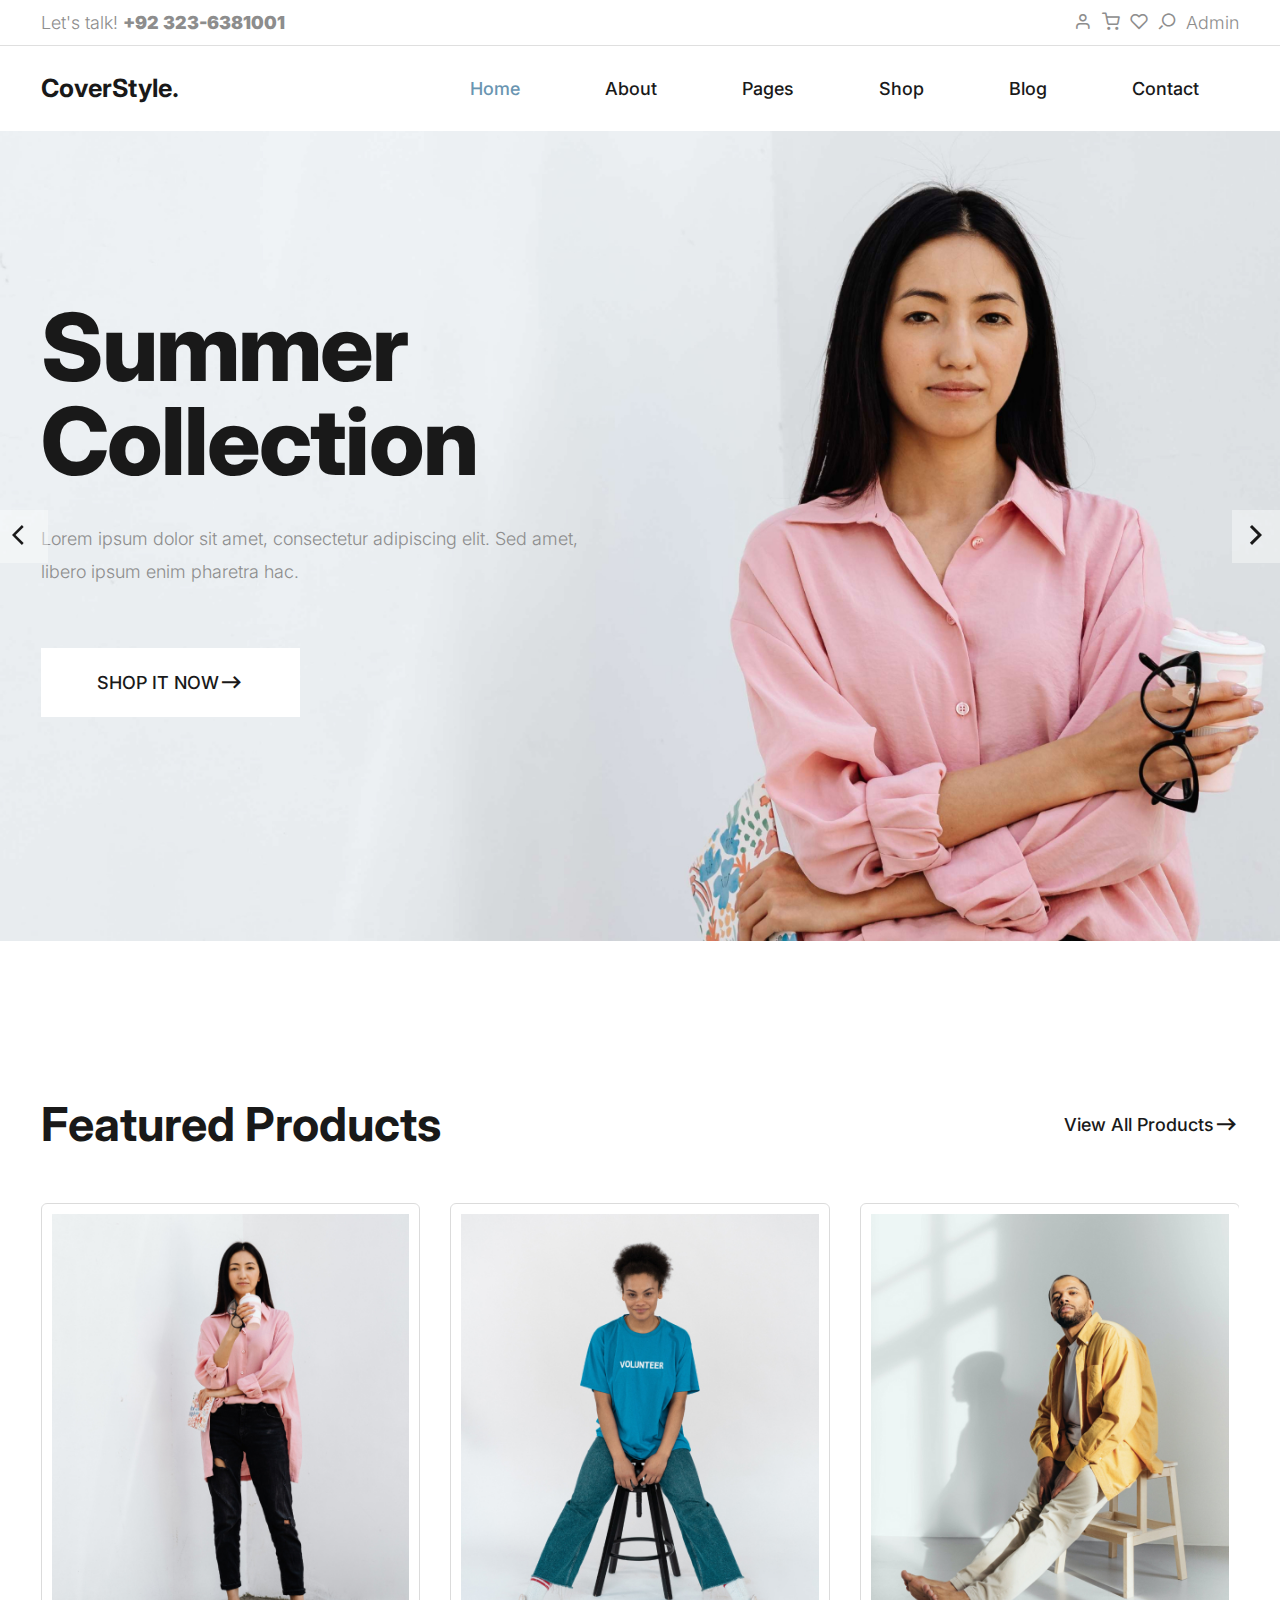
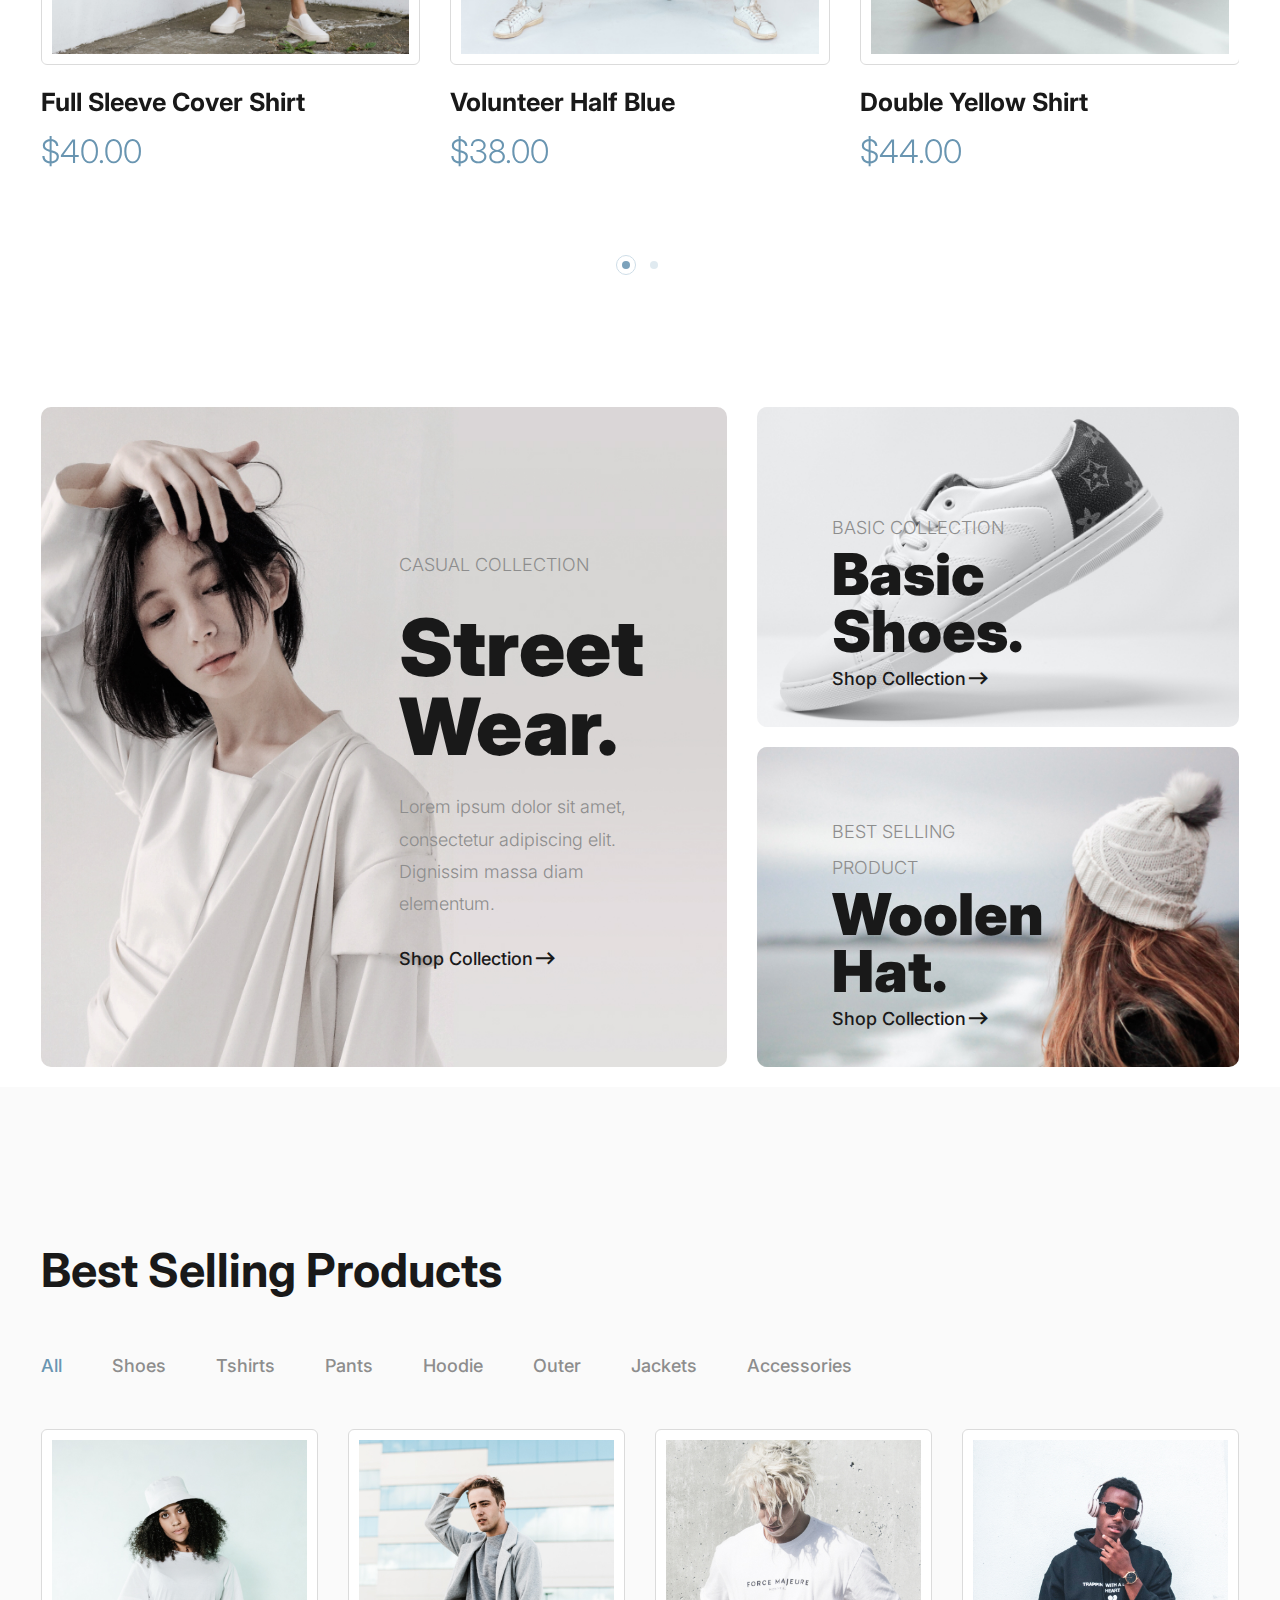
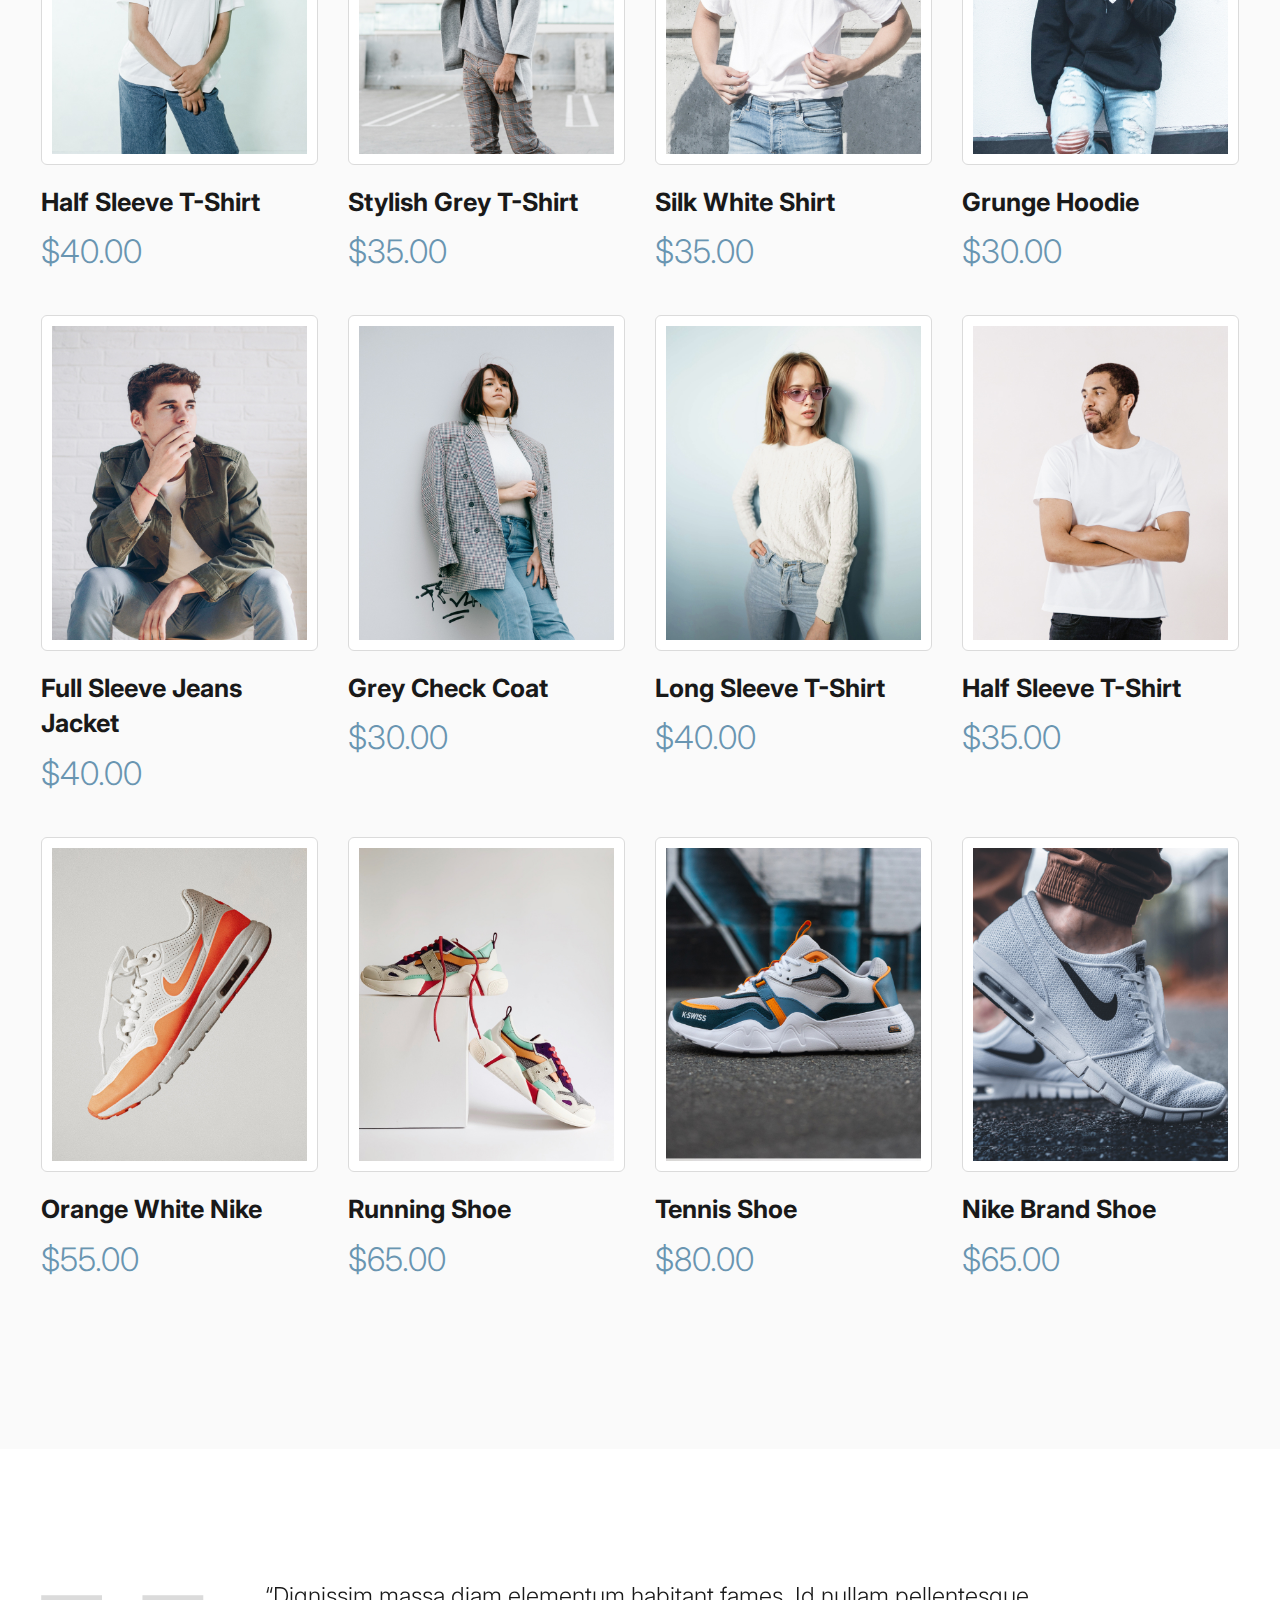
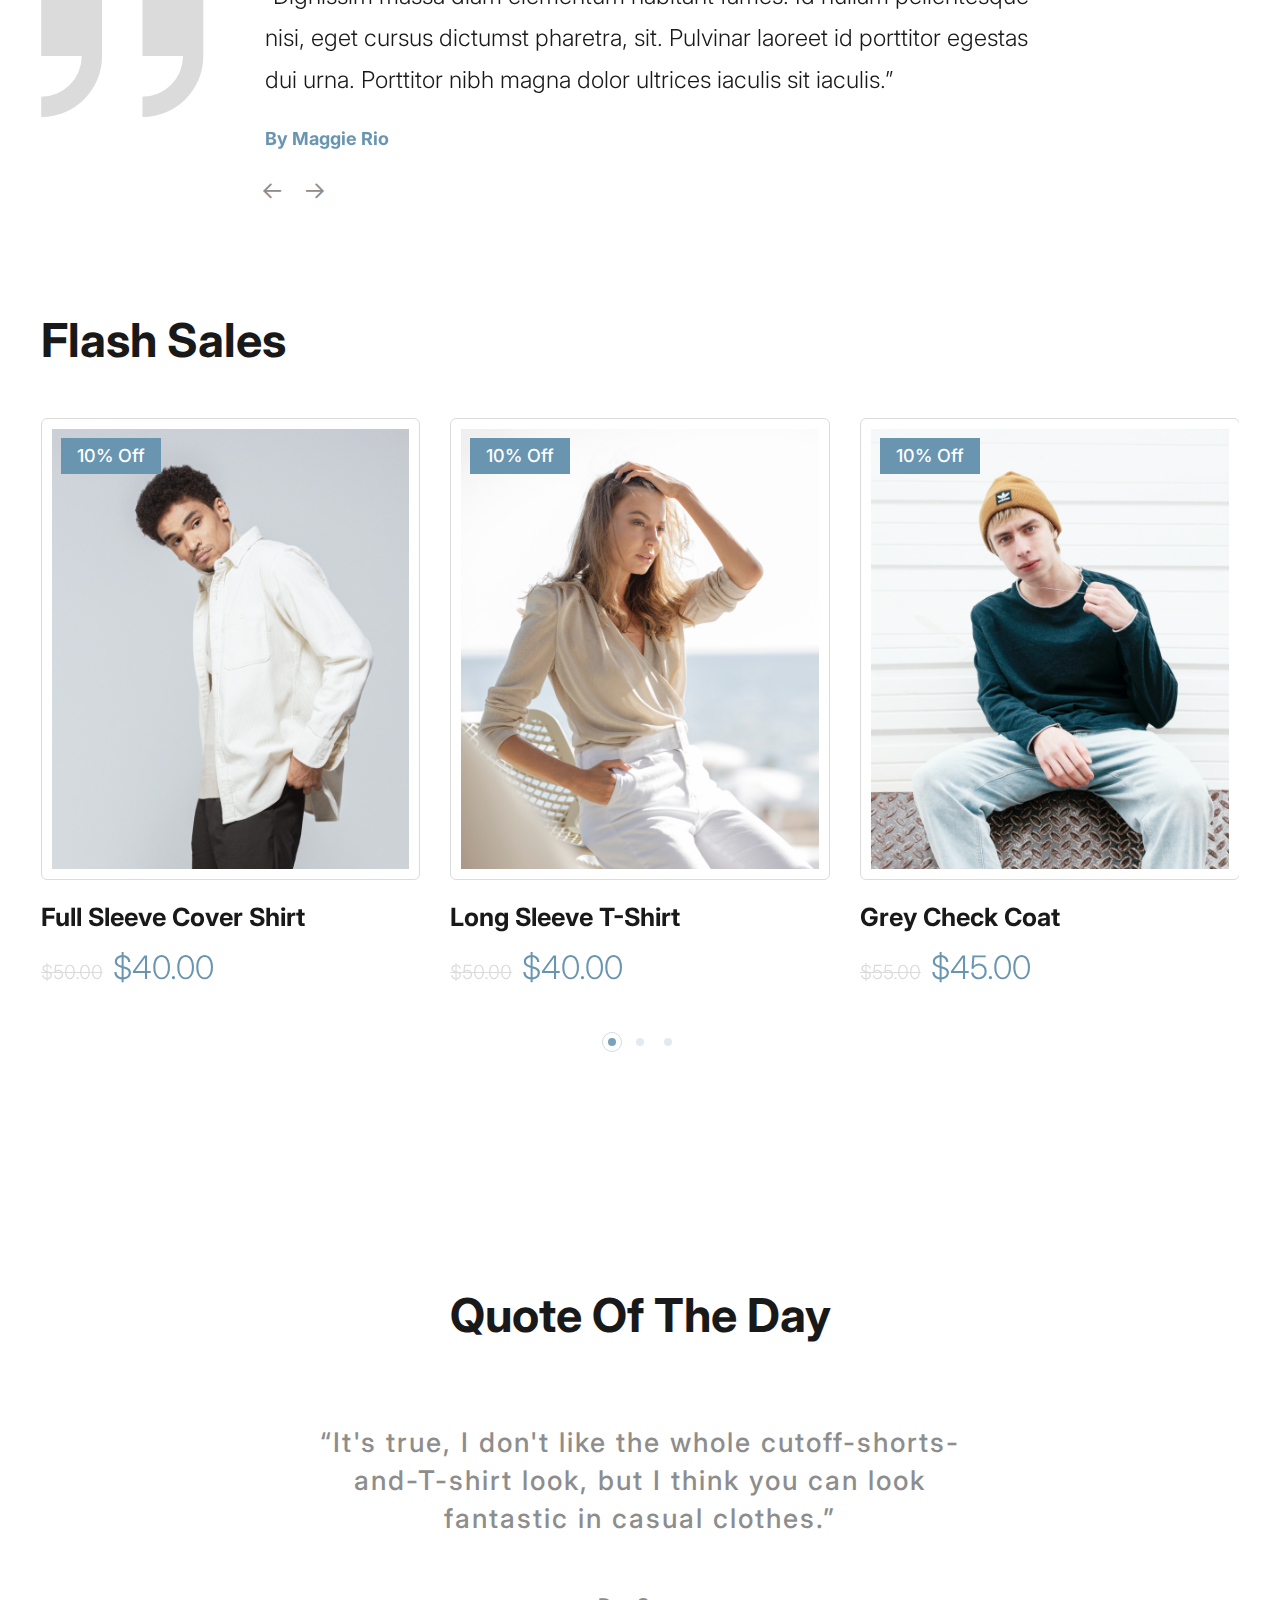
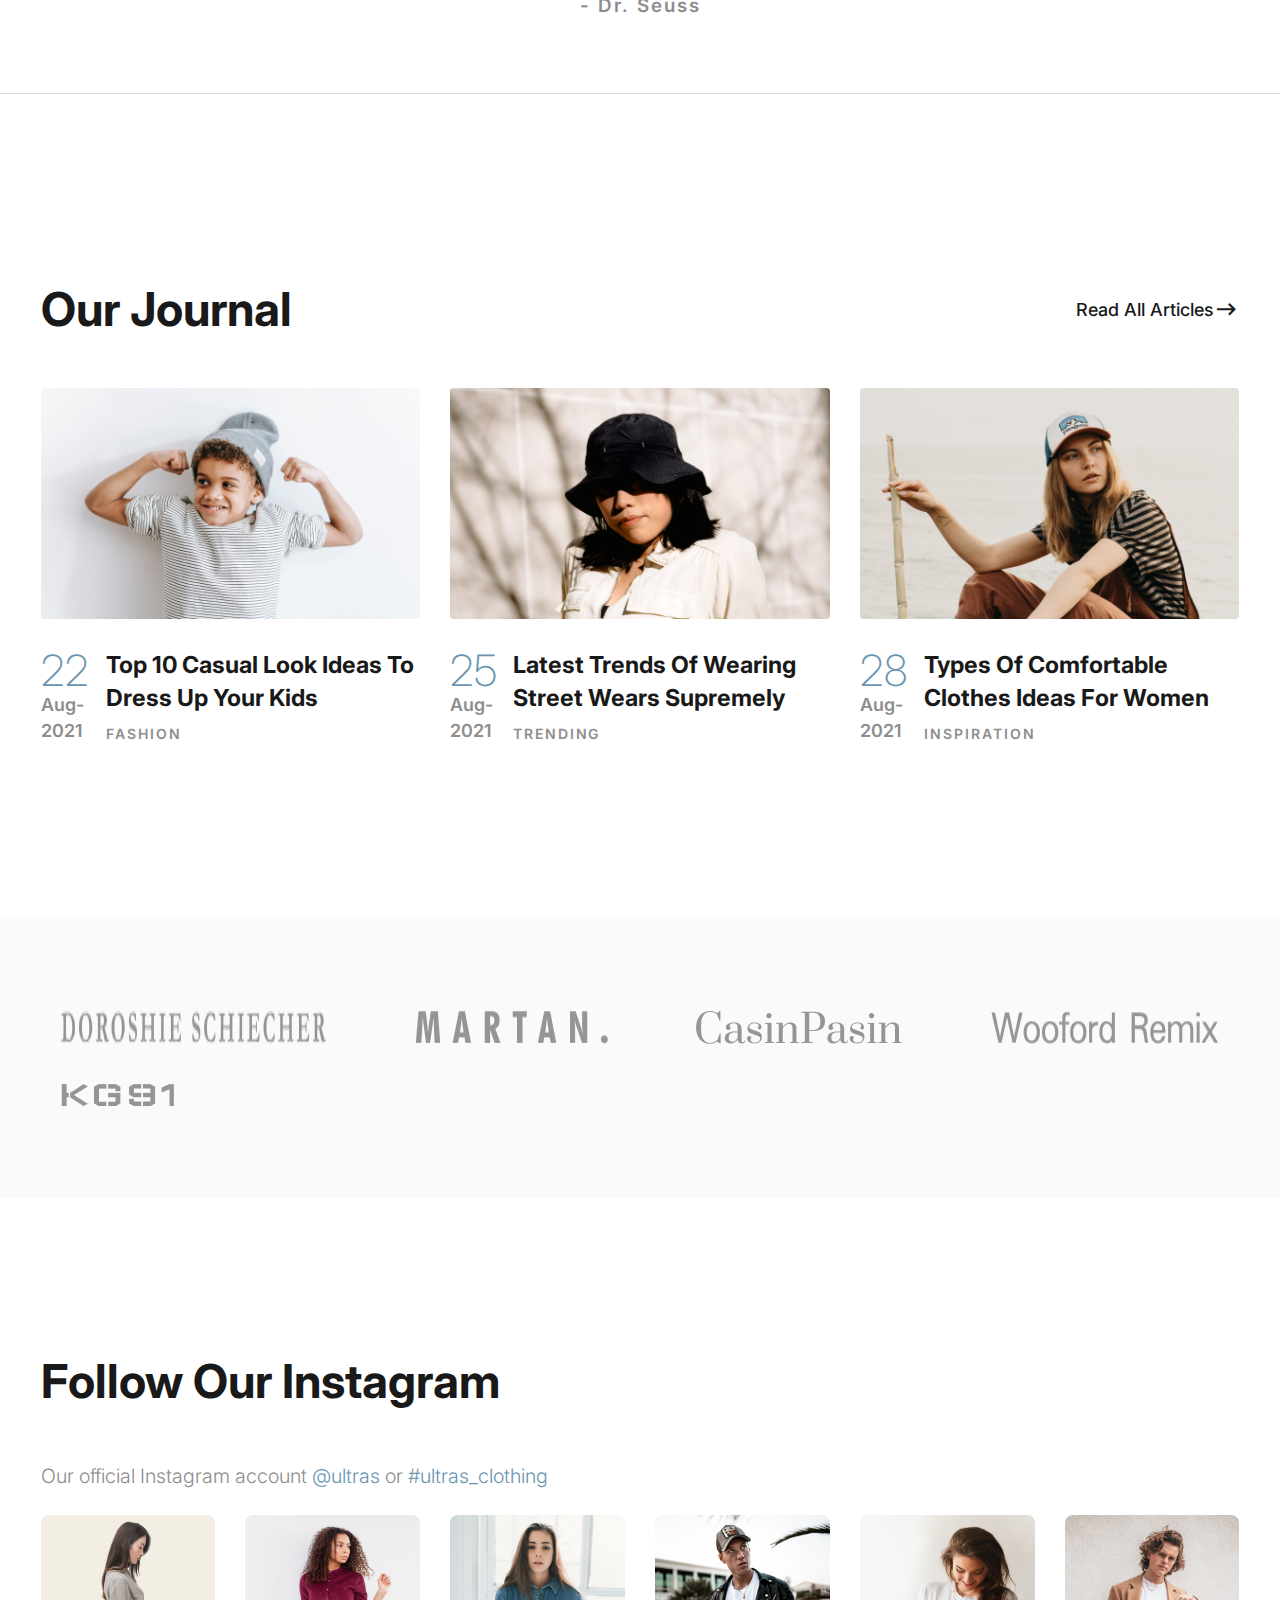
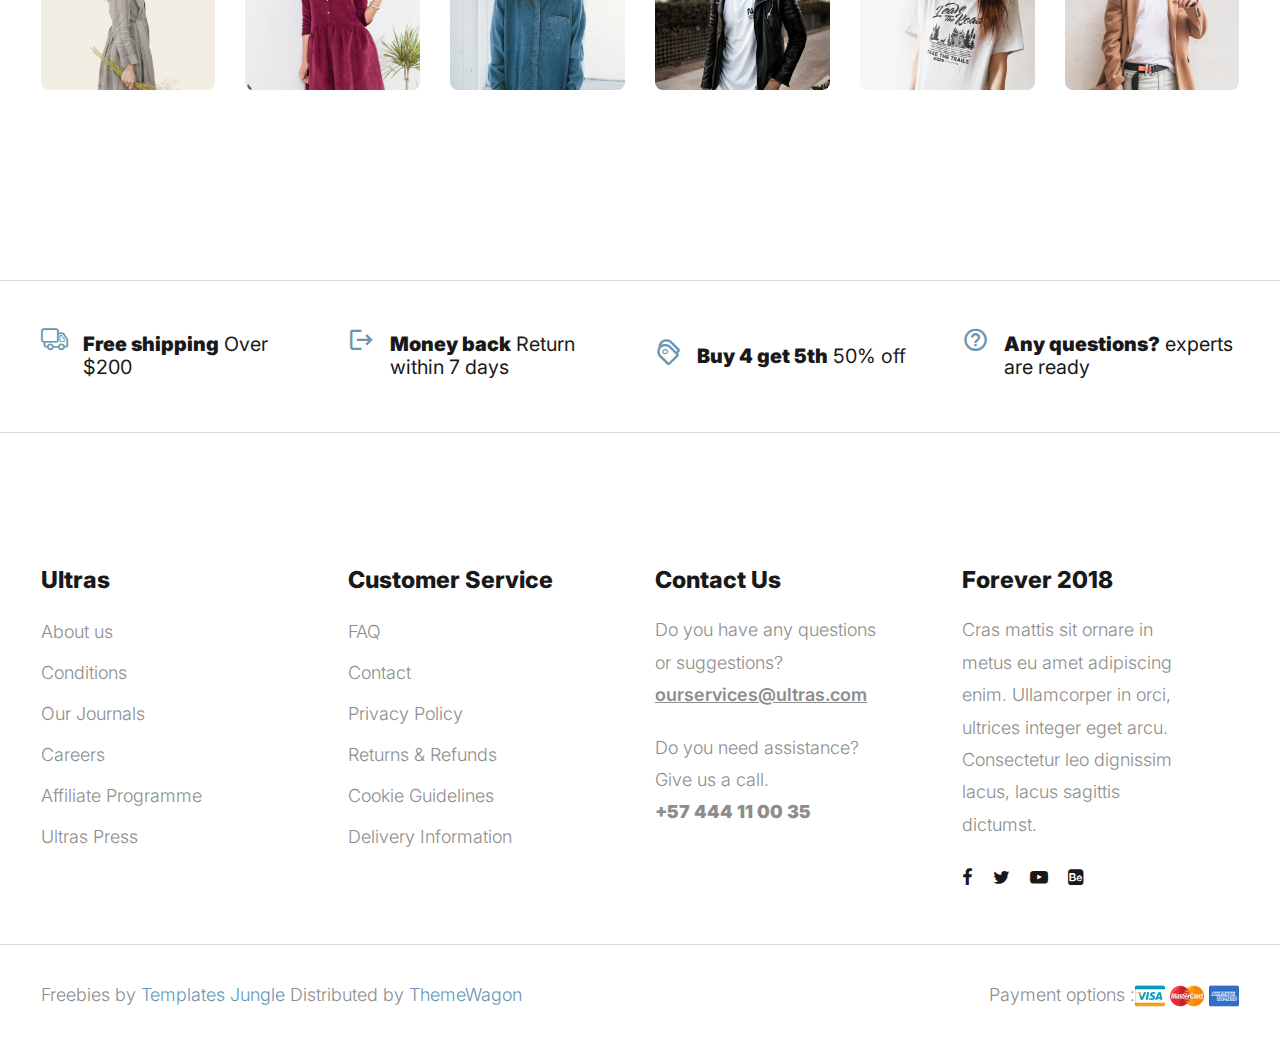
<file: index.html>
<!DOCTYPE html>
<html lang="en">
  <head>
    <title>CoverStyle</title>
    <meta charset="utf-8">
    <meta http-equiv="X-UA-Compatible" content="IE=edge">
    <meta name="viewport" content="width=device-width, initial-scale=1.0">
    <meta name="format-detection" content="telephone=no">
    <meta name="apple-mobile-web-app-capable" content="yes">
    <meta name="author" content="">
    <meta name="keywords" content="">
    <meta name="description" content="">
    <link rel="stylesheet" type="text/css" href="css/normalize.css">
    <link rel="stylesheet" type="text/css" href="icomoon/icomoon.css">
    <link rel="stylesheet" type="text/css" media="all" href="https://maxcdn.bootstrapcdn.com/font-awesome/4.7.0/css/font-awesome.min.css">
    <link rel="stylesheet" type="text/css" href="css/vendor.css">
    <link rel="stylesheet" type="text/css" href="style.css">
    <link rel="preconnect" href="https://fonts.googleapis.com">
    <link rel="preconnect" href="https://fonts.gstatic.com" crossorigin>
    <link href="https://fonts.googleapis.com/css2?family=Inter:wght@100;200;300;400;500;600;700;800;900&display=swap" rel="stylesheet">
    <!-- script
    ================================================== -->
    <script src="js/modernizr.js"></script>
  </head>
  <body>

    <div class="preloader-wrapper">
      <div class="preloader">
      </div>
    </div>

    <div class="search-popup">
      <div class="search-popup-container">

        <form role="search" method="get" class="search-form" action="">
          <input type="search" id="search-form" class="search-field" placeholder="Type and press enter" value="" name="s" />
          <button type="submit" class="search-submit"><a href="#"><i class="icon icon-search"></i></a></button>
        </form>

        <h5 class="cat-list-title">Browse Categories</h5>
        
        <ul class="cat-list">
          <li class="cat-list-item">
            <a href="shop.html" title="Men Jackets">Men Jackets</a>
          </li>
          <li class="cat-list-item">
            <a href="shop.html" title="Fashion">Fashion</a>
          </li>
          <li class="cat-list-item">
            <a href="shop.html" title="Casual Wears">Casual Wears</a>
          </li>
          <li class="cat-list-item">
            <a href="shop.html" title="Women">Women</a>
          </li>
          <li class="cat-list-item">
            <a href="shop.html" title="Trending">Trending</a>
          </li>
          <li class="cat-list-item">
            <a href="shop.html" title="Hoodie">Hoodie</a>
          </li>
          <li class="cat-list-item">
            <a href="shop.html" title="Kids">Kids</a>
          </li>
        </ul>
      </div>
    </div>
    <header id="header">
      <div id="header-wrap">
        <nav class="secondary-nav border-bottom">
          <div class="container">
            <div class="row d-flex align-items-center">
              <div class="col-md-4 header-contact">
                <p>Let's talk! <b>+92 323-6381001</b>
                </p>
              </div>
              <div class="col-md-4 shipping-purchase text-center">
                <p></p>
              </div>
              <div class="col-md-4 col-sm-12 user-items">
                <ul class="d-flex justify-content-end list-unstyled">
                  <li>
                    <a href="signin.php">
                      <i class="icon icon-user"></i>
                    </a>
                  </li>
                  <li>
                    <a href="cart.html">
                      <i class="icon icon-shopping-cart"></i>
                    </a>
                  </li>
                  <li>
                    <a href="wishlist.html">
                      <i class="icon icon-heart"></i>
                    </a>
                  </li>
                  <li class="user-items search-item pe-3">
                    <a href="#" class="search-button">
                      <i class="icon icon-search"></i>
                    </a>
                  </li>
                  <li>
                    <a href="./admin/signin.php">Admin</a>
                  </li>
                </ul>
              </div>
            </div>
          </div>
        </nav>
        <nav class="primary-nav p-100">
          <div class="container">
            <div class="row d-flex align-items-center">
              <div class="col-lg-2 col-md-2">
                <div class="main-logo">
                  <a href="index.html">
                   <h3>CoverStyle.</h3>
                                    </a>
                </div>
              </div>
              <div class="col-lg-10 col-md-10">
                <div class="navbar">

                  <div id="main-nav" class="stellarnav d-flex justify-content-end right">
                    <ul class="menu-list">

                      <li class="menu-item ">
                        <a href="index.html" class="item-anchor active d-flex align-item-center" data-effect="Home">Home</a>
                       
                      </li>

                      <li><a href="about.html" class="item-anchor" data-effect="About">About</a></li>

               

                      <li class="menu-item ">
                        <a href="#" class="item-anchor d-flex align-item-center" data-effect="Pages">Pages</a>
                        
                      </li>

                      <li><a href="shop.html" class="item-anchor" data-effect="About">Shop</a></li>

                      <li class="menu-item">
                        <a href="blog.html" class="item-anchor d-flex align-item-center" data-effect="Blog">Blog</a>
                        
                      </li>

                      <li><a href="contact.php" class="item-anchor" data-effect="Contact">Contact</a></li>

                    </ul>
                  </div>

                </div>
              </div>
            </div>
          </div>
        </nav>
      </div>
    </header>

    <section id="billboard" class="overflow-hidden">

      <button class="button-prev">
        <i class="icon icon-chevron-left"></i>
      </button>
      <button class="button-next">
        <i class="icon icon-chevron-right"></i>
      </button>
      <div class="swiper main-swiper">
        <div class="swiper-wrapper">
          <div class="swiper-slide" style="background-image: url('images/banner1.jpg');background-repeat: no-repeat;background-size: cover;background-position: center;">
            <div class="banner-content">
              <div class="container">
                <div class="row">
                  <div class="col-md-6">
                    <h2 class="banner-title">Summer Collection</h2>
                    <p>Lorem ipsum dolor sit amet, consectetur adipiscing elit. Sed amet, libero ipsum enim pharetra hac.</p>
                    <div class="btn-wrap">
                      <a href="shop.html" class="btn btn-light btn-medium d-flex align-items-center" tabindex="0">Shop it now <i class="icon icon-arrow-io"></i>
                      </a>
                    </div>
                  </div>
                </div>
              </div>
            </div>
          </div>
          <div class="swiper-slide" style="background-image: url('images/pexels-jmendezrf-1536619.jpg');background-repeat: no-repeat;background-size: cover;background-position: center;">
            <div class="banner-content">
              <div class="container">
                <div class="row">
                  <div class="col-md-6">
                    <h2 class="banner-title">Casual Collection</h2>
                    <p>Lorem ipsum dolor sit amet, consectetur adipiscing elit. </p>
                    <div class="btn-wrap">
                      <a href="shop.html" class="btn btn-light btn-light-arrow btn-medium d-flex align-items-center" tabindex="0">Shop it now <i class="icon icon-arrow-io"></i>
                      </a>
                    </div>
                  </div>
                </div>
              </div>
            </div>
          </div>
        </div>
      </div>
    </section>

    <section id="featured-products" class="product-store padding-large">
      <div class="container">
        <div class="section-header d-flex flex-wrap align-items-center justify-content-between">
          <h2 class="section-title">Featured Products</h2>            
          <div class="btn-wrap">
            <a href="shop.html" class="d-flex align-items-center">View all products <i class="icon icon icon-arrow-io"></i></a>
          </div>            
        </div>
        <div class="swiper product-swiper overflow-hidden">
          <div class="swiper-wrapper">
            <div class="swiper-slide">
              <div class="product-item">
                <div class="image-holder">
                  <img src="images/product-item1.jpg" alt="Books" class="product-image">
                </div>
                <div class="cart-concern">
                  <div class="cart-button d-flex justify-content-between align-items-center">
                    <button type="button" class="btn-wrap cart-link d-flex align-items-center">add to cart <i class="icon icon-arrow-io"></i>
                    </button>
                    <button type="button" class="view-btn tooltip
                        d-flex">
                      <i class="icon icon-screen-full"></i>
                      <span class="tooltip-text">Quick view</span>
                    </button>
                    <button type="button" class="wishlist-btn">
                      <i class="icon icon-heart"></i>
                    </button>
                  </div>
                </div>
                <div class="product-detail">
                  <h3 class="product-title">
                    <a href="single-product.html">Full sleeve cover shirt</a>
                  </h3>
                  <span class="item-price text-primary">$40.00</span>
                </div>
              </div>
            </div>
            <div class="swiper-slide">
              <div class="product-item">
                <div class="image-holder">
                  <img src="images/product-item2.jpg" alt="Books" class="product-image">
                </div>
                <div class="cart-concern">
                  <div class="cart-button d-flex justify-content-between align-items-center">
                    <button type="button" class="btn-wrap cart-link d-flex align-items-center">add to cart <i class="icon icon-arrow-io"></i>
                    </button>
                    <button type="button" class="view-btn tooltip
                        d-flex">
                      <i class="icon icon-screen-full"></i>
                      <span class="tooltip-text">Quick view</span>
                    </button>
                    <button type="button" class="wishlist-btn">
                      <i class="icon icon-heart"></i>
                    </button>
                  </div>
                </div>
                <div class="product-detail">
                  <h3 class="product-title">
                    <a href="single-product.html">Volunteer Half blue</a>
                  </h3>
                  <span class="item-price text-primary">$38.00</span>
                </div>
              </div>
            </div>
            <div class="swiper-slide">
              <div class="product-item">
                <div class="image-holder">
                  <img src="images/product-item3.jpg" alt="Books" class="product-image">
                </div>
                <div class="cart-concern">
                  <div class="cart-button d-flex justify-content-between align-items-center">
                    <button type="button" class="btn-wrap cart-link d-flex align-items-center">add to cart <i class="icon icon-arrow-io"></i>
                    </button>
                    <button type="button" class="view-btn tooltip
                        d-flex">
                      <i class="icon icon-screen-full"></i>
                      <span class="tooltip-text">Quick view</span>
                    </button>
                    <button type="button" class="wishlist-btn">
                      <i class="icon icon-heart"></i>
                    </button>
                  </div>
                </div>
                <div class="product-detail">
                  <h3 class="product-title">
                    <a href="single-product.html">Double yellow shirt</a>
                  </h3>
                  <span class="item-price text-primary">$44.00</span>
                </div>
              </div>
            </div>
            <div class="swiper-slide">
              <div class="product-item">
                <div class="image-holder">
                  <img src="images/product-item4.jpg" alt="Books" class="product-image">
                </div>
                <div class="cart-concern">
                  <div class="cart-button d-flex justify-content-between align-items-center">
                    <button type="button" class="btn-wrap cart-link d-flex align-items-center">add to cart <i class="icon icon-arrow-io"></i>
                    </button>
                    <button type="button" class="view-btn tooltip
                        d-flex">
                      <i class="icon icon-screen-full"></i>
                      <span class="tooltip-text">Quick view</span>
                    </button>
                    <button type="button" class="wishlist-btn">
                      <i class="icon icon-heart"></i>
                    </button>
                  </div>
                </div>
                <div class="product-detail">
                  <h3 class="product-title">
                    <a href="single-product.html">Long belly grey pant</a>
                  </h3>
                  <span class="item-price text-primary">$33.00</span>
                </div>
              </div>
            </div>
          </div>
        </div>
        <div class="swiper-pagination"></div>
      </div>
    </section>

    <section id="latest-collection">
      <div class="container">
        <div class="product-collection row">
          <div class="col-lg-7 col-md-12 left-content">
            <div class="collection-item">
              <div class="products-thumb">
                <img src="images/collection-item1.jpg" alt="collection item" class="large-image image-rounded">
              </div>
              <div class="col-lg-6 col-md-6 col-sm-6 product-entry">
                <div class="categories">casual collection</div>
                <h3 class="item-title">street wear.</h3>
                <p>Lorem ipsum dolor sit amet, consectetur adipiscing elit. Dignissim massa diam elementum.</p>
                <div class="btn-wrap">
                  <a href="shop.html" class="d-flex align-items-center">shop collection <i class="icon icon-arrow-io"></i>
                  </a>
                </div>
              </div>
            </div>
          </div>
          <div class="col-lg-5 col-md-12 right-content flex-wrap">
            <div class="collection-item top-item">
              <div class="products-thumb">
                <img src="images/collection-item2.jpg" alt="collection item" class="small-image image-rounded">
              </div>
              <div class="col-md-6 product-entry">
                <div class="categories">Basic Collection</div>
                <h3 class="item-title">Basic shoes.</h3>
                <div class="btn-wrap">
                  <a href="shop.html" class="d-flex align-items-center">shop collection <i class="icon icon-arrow-io"></i>
                  </a>
                </div>
              </div>
            </div>
            <div class="collection-item bottom-item">
              <div class="products-thumb">
                <img src="images/collection-item3.jpg" alt="collection item" class="small-image image-rounded">
              </div>
              <div class="col-md-6 product-entry">
                <div class="categories">Best Selling Product</div>
                <h3 class="item-title">woolen hat.</h3>
                <div class="btn-wrap">
                  <a href="shop.html" class="d-flex align-items-center">shop collection <i class="icon icon-arrow-io"></i>
                  </a>
                </div>
              </div>
            </div>
          </div>
        </div>
      </div>
    </section>



    

    
    <section id="selling-products" class="product-store bg-light-grey padding-large">
      <div class="container">
        <div class="section-header">
          <h2 class="section-title">Best selling products</h2>
        </div>
        <ul class="tabs list-unstyled">
          <li data-tab-target="#all" class="active tab">All</li>
          <li data-tab-target="#shoes" class="tab">Shoes</li>
          <li data-tab-target="#tshirts" class="tab">Tshirts</li>
          <li data-tab-target="#pants" class="tab">Pants</li>
          <li data-tab-target="#hoodie" class="tab">Hoodie</li>
          <li data-tab-target="#outer" class="tab">Outer</li>
          <li data-tab-target="#jackets" class="tab">Jackets</li>
          <li data-tab-target="#accessories" class="tab">Accessories</li>
        </ul>
        <div class="tab-content">
          <div id="all" data-tab-content class="active">
            <div class="row d-flex flex-wrap">
              <div class="product-item col-lg-3 col-md-6 col-sm-6">
                <div class="image-holder">
                  <img src="images/selling-products1.jpg" alt="Books" class="product-image">
                </div>
                <div class="cart-concern">
                  <div class="cart-button d-flex justify-content-between align-items-center">
                    <button type="button" class="btn-wrap cart-link d-flex align-items-center">add to cart <i class="icon icon-arrow-io"></i>
                    </button>
                    <button type="button" class="view-btn tooltip
                        d-flex">
                      <i class="icon icon-screen-full"></i>
                      <span class="tooltip-text">Quick view</span>
                    </button>
                    <button type="button" class="wishlist-btn">
                      <i class="icon icon-heart"></i>
                    </button>
                  </div>
                </div>
                <div class="product-detail">
                  <h3 class="product-title">
                    <a href="single-product.html">Half sleeve T-shirt</a>
                  </h3>
                  <div class="item-price text-primary">$40.00</div>
                </div>
              </div>
              <div class="product-item col-lg-3 col-md-6 col-sm-6">
                <div class="image-holder">
                  <img src="images/selling-products2.jpg" alt="Books" class="product-image">
                </div>
                <div class="cart-concern">
                  <div class="cart-button d-flex justify-content-between align-items-center">
                    <button type="button" class="btn-wrap cart-link d-flex align-items-center">add to cart <i class="icon icon-arrow-io"></i>
                    </button>
                    <button type="button" class="view-btn tooltip
                        d-flex">
                      <i class="icon icon-screen-full"></i>
                      <span class="tooltip-text">Quick view</span>
                    </button>
                    <button type="button" class="wishlist-btn">
                      <i class="icon icon-heart"></i>
                    </button>
                  </div>
                </div>
                <div class="product-detail">
                  <h3 class="product-title">
                    <a href="single-product.html">Stylish Grey T-shirt</a>
                  </h3>
                  <div class="item-price text-primary">$35.00</div>
                </div>
              </div>
              <div class="product-item col-lg-3 col-md-6 col-sm-6">
                <div class="image-holder">
                  <img src="images/selling-products3.jpg" alt="Books" class="product-image">
                </div>
                <div class="cart-concern">
                  <div class="cart-button d-flex justify-content-between align-items-center">
                    <button type="button" class="btn-wrap cart-link d-flex align-items-center">add to cart <i class="icon icon-arrow-io"></i>
                    </button>
                    <button type="button" class="view-btn tooltip
                        d-flex">
                      <i class="icon icon-screen-full"></i>
                      <span class="tooltip-text">Quick view</span>
                    </button>
                    <button type="button" class="wishlist-btn">
                      <i class="icon icon-heart"></i>
                    </button>
                  </div>
                </div>
                <div class="product-detail">
                  <h3 class="product-title">
                    <a href="single-product.html">Silk White Shirt</a>
                  </h3>
                  <div class="item-price text-primary">$35.00</div>
                </div>
              </div>
              <div class="product-item col-lg-3 col-md-6 col-sm-6">
                <div class="image-holder">
                  <img src="images/selling-products4.jpg" alt="Books" class="product-image">
                </div>
                <div class="cart-concern">
                  <div class="cart-button d-flex justify-content-between align-items-center">
                    <button type="button" class="btn-wrap cart-link d-flex align-items-center">add to cart <i class="icon icon-arrow-io"></i>
                    </button>
                    <button type="button" class="view-btn tooltip
                        d-flex">
                      <i class="icon icon-screen-full"></i>
                      <span class="tooltip-text">Quick view</span>
                    </button>
                    <button type="button" class="wishlist-btn">
                      <i class="icon icon-heart"></i>
                    </button>
                  </div>
                </div>
                <div class="product-detail">
                  <h3 class="product-title">
                    <a href="single-product.html">Grunge Hoodie</a>
                  </h3>
                  <div class="item-price text-primary">$30.00</div>
                </div>
              </div>
              <div class="product-item col-lg-3 col-md-6 col-sm-6">
                <div class="image-holder">
                  <img src="images/selling-products5.jpg" alt="Books" class="product-image">
                </div>
                <div class="cart-concern">
                  <div class="cart-button d-flex justify-content-between align-items-center">
                    <button type="button" class="btn-wrap cart-link d-flex align-items-center">add to cart <i class="icon icon-arrow-io"></i>
                    </button>
                    <button type="button" class="view-btn tooltip
                        d-flex">
                      <i class="icon icon-screen-full"></i>
                      <span class="tooltip-text">Quick view</span>
                    </button>
                    <button type="button" class="wishlist-btn">
                      <i class="icon icon-heart"></i>
                    </button>
                  </div>
                </div>
                <div class="product-detail">
                  <h3 class="product-title">
                    <a href="single-product.html">Full sleeve Jeans jacket</a>
                  </h3>
                  <div class="item-price text-primary">$40.00</div>
                </div>
              </div>
              <div class="product-item col-lg-3 col-md-6 col-sm-6">
                <div class="image-holder">
                  <img src="images/selling-products6.jpg" alt="Books" class="product-image">
                </div>
                <div class="cart-concern">
                  <div class="cart-button d-flex justify-content-between align-items-center">
                    <button type="button" class="btn-wrap cart-link d-flex align-items-center">add to cart <i class="icon icon-arrow-io"></i>
                    </button>
                    <button type="button" class="view-btn tooltip
                        d-flex">
                      <i class="icon icon-screen-full"></i>
                      <span class="tooltip-text">Quick view</span>
                    </button>
                    <button type="button" class="wishlist-btn">
                      <i class="icon icon-heart"></i>
                    </button>
                  </div>
                </div>
                <div class="product-detail">
                  <h3 class="product-title">
                    <a href="single-product.html">Grey Check Coat</a>
                  </h3>
                  <div class="item-price text-primary">$30.00</div>
                </div>
              </div>
              <div class="product-item col-lg-3 col-md-6 col-sm-6">
                <div class="image-holder">
                  <img src="images/selling-products7.jpg" alt="Books" class="product-image">
                </div>
                <div class="cart-concern">
                  <div class="cart-button d-flex justify-content-between align-items-center">
                    <button type="button" class="btn-wrap cart-link d-flex align-items-center">add to cart <i class="icon icon-arrow-io"></i>
                    </button>
                    <button type="button" class="view-btn tooltip
                        d-flex">
                      <i class="icon icon-screen-full"></i>
                      <span class="tooltip-text">Quick view</span>
                    </button>
                    <button type="button" class="wishlist-btn">
                      <i class="icon icon-heart"></i>
                    </button>
                  </div>
                </div>
                <div class="product-detail">
                  <h3 class="product-title">
                    <a href="single-product.html">Long Sleeve T-shirt</a>
                  </h3>
                  <div class="item-price text-primary">$40.00</div>
                </div>
              </div>
              <div class="product-item col-lg-3 col-md-6 col-sm-6">
                <div class="image-holder">
                  <img src="images/selling-products8.jpg" alt="Books" class="product-image">
                </div>
                <div class="cart-concern">
                  <div class="cart-button d-flex justify-content-between align-items-center">
                    <button type="button" class="btn-wrap cart-link d-flex align-items-center">add to cart <i class="icon icon-arrow-io"></i>
                    </button>
                    <button type="button" class="view-btn tooltip
                        d-flex">
                      <i class="icon icon-screen-full"></i>
                      <span class="tooltip-text">Quick view</span>
                    </button>
                    <button type="button" class="wishlist-btn">
                      <i class="icon icon-heart"></i>
                    </button>
                  </div>
                </div>
                <div class="product-detail">
                  <h3 class="product-title">
                    <a href="single-product.html">Half Sleeve T-shirt</a>
                  </h3>
                  <div class="item-price text-primary">$35.00</div>
                </div>
              </div>
              <div class="product-item col-lg-3 col-md-6 col-sm-6">
                <div class="image-holder">
                  <img src="images/selling-products13.jpg" alt="Books" class="product-image">
                </div>
                <div class="cart-concern">
                  <div class="cart-button d-flex justify-content-between align-items-center">
                    <button type="button" class="btn-wrap cart-link d-flex align-items-center">add to cart <i class="icon icon-arrow-io"></i>
                    </button>
                    <button type="button" class="view-btn tooltip
                        d-flex">
                      <i class="icon icon-screen-full"></i>
                      <span class="tooltip-text">Quick view</span>
                    </button>
                    <button type="button" class="wishlist-btn">
                      <i class="icon icon-heart"></i>
                    </button>
                  </div>
                </div>
                <div class="product-detail">
                  <h3 class="product-title">
                    <a href="single-product.html">Orange white Nike</a>
                  </h3>
                  <div class="item-price text-primary">$55.00</div>
                </div>
              </div>
              <div class="product-item col-lg-3 col-md-6 col-sm-6">
                <div class="image-holder">
                  <img src="images/selling-products14.jpg" alt="Books" class="product-image">
                </div>
                <div class="cart-concern">
                  <div class="cart-button d-flex justify-content-between align-items-center">
                    <button type="button" class="btn-wrap cart-link d-flex align-items-center">add to cart <i class="icon icon-arrow-io"></i>
                    </button>
                    <button type="button" class="view-btn tooltip
                        d-flex">
                      <i class="icon icon-screen-full"></i>
                      <span class="tooltip-text">Quick view</span>
                    </button>
                    <button type="button" class="wishlist-btn">
                      <i class="icon icon-heart"></i>
                    </button>
                  </div>
                </div>
                <div class="product-detail">
                  <h3 class="product-title">
                    <a href="single-product.html">Running Shoe</a>
                  </h3>
                  <div class="item-price text-primary">$65.00</div>
                </div>
              </div>
              <div class="product-item col-lg-3 col-md-6 col-sm-6">
                <div class="image-holder">
                  <img src="images/selling-products15.jpg" alt="Books" class="product-image">
                </div>
                <div class="cart-concern">
                  <div class="cart-button d-flex justify-content-between align-items-center">
                    <button type="button" class="btn-wrap cart-link d-flex align-items-center">add to cart <i class="icon icon-arrow-io"></i>
                    </button>
                    <button type="button" class="view-btn tooltip
                        d-flex">
                      <i class="icon icon-screen-full"></i>
                      <span class="tooltip-text">Quick view</span>
                    </button>
                    <button type="button" class="wishlist-btn">
                      <i class="icon icon-heart"></i>
                    </button>
                  </div>
                </div>
                <div class="product-detail">
                  <h3 class="product-title">
                    <a href="single-product.html">Tennis Shoe</a>
                  </h3>
                  <div class="item-price text-primary">$80.00</div>
                </div>
              </div>
              <div class="product-item col-lg-3 col-md-6 col-sm-6">
                <div class="image-holder">
                  <img src="images/selling-products16.jpg" alt="Books" class="product-image">
                </div>
                <div class="cart-concern">
                  <div class="cart-button d-flex justify-content-between align-items-center">
                    <button type="button" class="btn-wrap cart-link d-flex align-items-center">add to cart <i class="icon icon-arrow-io"></i>
                    </button>
                    <button type="button" class="view-btn tooltip
                        d-flex">
                      <i class="icon icon-screen-full"></i>
                      <span class="tooltip-text">Quick view</span>
                    </button>
                    <button type="button" class="wishlist-btn">
                      <i class="icon icon-heart"></i>
                    </button>
                  </div>
                </div>
                <div class="product-detail">
                  <h3 class="product-title">
                    <a href="single-product.html">Nike Brand Shoe</a>
                  </h3>
                  <div class="item-price text-primary">$65.00</div>
                </div>
              </div>
            </div>
          </div>
          <div id="shoes" data-tab-content>
            <div class="row d-flex flex-wrap">
              <div class="product-item col-lg-3 col-md-6 col-sm-6">
                <div class="image-holder">
                  <img src="images/selling-products13.jpg" alt="Books" class="product-image">
                </div>
                <div class="cart-concern">
                  <div class="cart-button d-flex justify-content-between align-items-center">
                    <button type="button" class="btn-wrap cart-link d-flex align-items-center">add to cart <i class="icon icon-arrow-io"></i>
                    </button>
                    <button type="button" class="view-btn tooltip
                        d-flex">
                      <i class="icon icon-screen-full"></i>
                      <span class="tooltip-text">Quick view</span>
                    </button>
                    <button type="button" class="wishlist-btn">
                      <i class="icon icon-heart"></i>
                    </button>
                  </div>
                </div>
                <div class="product-detail">
                  <h3 class="product-title">
                    <a href="single-product.html">Orange white Nike</a>
                  </h3>
                  <div class="item-price text-primary">$55.00</div>
                </div>
              </div>
              <div class="product-item col-lg-3 col-md-6 col-sm-6">
                <div class="image-holder">
                  <img src="images/selling-products14.jpg" alt="Books" class="product-image">
                </div>
                <div class="cart-concern">
                  <div class="cart-button d-flex justify-content-between align-items-center">
                    <button type="button" class="btn-wrap cart-link d-flex align-items-center">add to cart <i class="icon icon-arrow-io"></i>
                    </button>
                    <button type="button" class="view-btn tooltip
                        d-flex">
                      <i class="icon icon-screen-full"></i>
                      <span class="tooltip-text">Quick view</span>
                    </button>
                    <button type="button" class="wishlist-btn">
                      <i class="icon icon-heart"></i>
                    </button>
                  </div>
                </div>
                <div class="product-detail">
                  <h3 class="product-title">
                    <a href="single-product.html">Running Shoe</a>
                  </h3>
                  <div class="item-price text-primary">$65.00</div>
                </div>
              </div>
              <div class="product-item col-lg-3 col-md-6 col-sm-6">
                <div class="image-holder">
                  <img src="images/selling-products15.jpg" alt="Books" class="product-image">
                </div>
                <div class="cart-concern">
                  <div class="cart-button d-flex justify-content-between align-items-center">
                    <button type="button" class="btn-wrap cart-link d-flex align-items-center">add to cart <i class="icon icon-arrow-io"></i>
                    </button>
                    <button type="button" class="view-btn tooltip
                        d-flex">
                      <i class="icon icon-screen-full"></i>
                      <span class="tooltip-text">Quick view</span>
                    </button>
                    <button type="button" class="wishlist-btn">
                      <i class="icon icon-heart"></i>
                    </button>
                  </div>
                </div>
                <div class="product-detail">
                  <h3 class="product-title">
                    <a href="single-product.html">Tennis Shoe</a>
                  </h3>
                  <div class="item-price text-primary">$80.00</div>
                </div>
              </div>
              <div class="product-item col-lg-3 col-md-6 col-sm-6">
                <div class="image-holder">
                  <img src="images/selling-products16.jpg" alt="Books" class="product-image">
                </div>
                <div class="cart-concern">
                  <div class="cart-button d-flex justify-content-between align-items-center">
                    <button type="button" class="btn-wrap cart-link d-flex align-items-center">add to cart <i class="icon icon-arrow-io"></i>
                    </button>
                    <button type="button" class="view-btn tooltip
                        d-flex">
                      <i class="icon icon-screen-full"></i>
                      <span class="tooltip-text">Quick view</span>
                    </button>
                    <button type="button" class="wishlist-btn">
                      <i class="icon icon-heart"></i>
                    </button>
                  </div>
                </div>
                <div class="product-detail">
                  <h3 class="product-title">
                    <a href="single-product.html">Nike Brand Shoe</a>
                  </h3>
                  <div class="item-price text-primary">$65.00</div>
                </div>
              </div>
            </div>
          </div>
          <div id="tshirts" data-tab-content>
            <div class="row d-flex flex-wrap">
              <div class="product-item col-lg-3 col-md-6 col-sm-6">
                <div class="image-holder">
                  <img src="images/selling-products3.jpg" alt="Books" class="product-image">
                </div>
                <div class="cart-concern">
                  <div class="cart-button d-flex justify-content-between align-items-center">
                    <button type="button" class="btn-wrap cart-link d-flex align-items-center">add to cart <i class="icon icon-arrow-io"></i>
                    </button>
                    <button type="button" class="view-btn tooltip
                        d-flex">
                      <i class="icon icon-screen-full"></i>
                      <span class="tooltip-text">Quick view</span>
                    </button>
                    <button type="button" class="wishlist-btn">
                      <i class="icon icon-heart"></i>
                    </button>
                  </div>
                </div>
                <div class="product-detail">
                  <h3 class="product-title">
                    <a href="single-product.html">Silk White Shirt</a>
                  </h3>
                  <div class="item-price text-primary">$35.00</div>
                </div>
              </div>
              <div class="product-item col-lg-3 col-md-6 col-sm-6">
                <div class="image-holder">
                  <img src="images/selling-products8.jpg" alt="Books" class="product-image">
                </div>
                <div class="cart-concern">
                  <div class="cart-button d-flex justify-content-between align-items-center">
                    <button type="button" class="btn-wrap cart-link d-flex align-items-center">add to cart <i class="icon icon-arrow-io"></i>
                    </button>
                    <button type="button" class="view-btn tooltip
                        d-flex">
                      <i class="icon icon-screen-full"></i>
                      <span class="tooltip-text">Quick view</span>
                    </button>
                    <button type="button" class="wishlist-btn">
                      <i class="icon icon-heart"></i>
                    </button>
                  </div>
                </div>
                <div class="product-detail">
                  <h3 class="product-title">
                    <a href="single-product.html">White Half T-shirt</a>
                  </h3>
                  <div class="item-price text-primary">$30.00</div>
                </div>
              </div>
              <div class="product-item col-lg-3 col-md-6 col-sm-6">
                <div class="image-holder">
                  <img src="images/selling-products5.jpg" alt="Books" class="product-image">
                </div>
                <div class="cart-concern">
                  <div class="cart-button d-flex justify-content-between align-items-center">
                    <button type="button" class="btn-wrap cart-link d-flex align-items-center">add to cart <i class="icon icon-arrow-io"></i>
                    </button>
                    <button type="button" class="view-btn tooltip
                        d-flex">
                      <i class="icon icon-screen-full"></i>
                      <span class="tooltip-text">Quick view</span>
                    </button>
                    <button type="button" class="wishlist-btn">
                      <i class="icon icon-heart"></i>
                    </button>
                  </div>
                </div>
                <div class="product-detail">
                  <h3 class="product-title">
                    <a href="single-product.html">Ghee Half T-shirt</a>
                  </h3>
                  <div class="item-price text-primary">$40.00</div>
                </div>
              </div>
              <div class="product-item col-lg-3 col-md-6 col-sm-6">
                <div class="image-holder">
                  <img src="images/selling-products7.jpg" alt="Books" class="product-image">
                </div>
                <div class="cart-concern">
                  <div class="cart-button d-flex justify-content-between align-items-center">
                    <button type="button" class="btn-wrap cart-link d-flex align-items-center">add to cart <i class="icon icon-arrow-io"></i>
                    </button>
                    <button type="button" class="view-btn tooltip
                        d-flex">
                      <i class="icon icon-screen-full"></i>
                      <span class="tooltip-text">Quick view</span>
                    </button>
                    <button type="button" class="wishlist-btn">
                      <i class="icon icon-heart"></i>
                    </button>
                  </div>
                </div>
                <div class="product-detail">
                  <h3 class="product-title">
                    <a href="single-product.html">Long Sleeve T-shirt</a>
                  </h3>
                  <div class="item-price text-primary">$40.00</div>
                </div>
              </div>
            </div>
          </div>
          <div id="pants" data-tab-content>
            <div class="row d-flex flex-wrap">
              <div class="product-item col-lg-3 col-md-6 col-sm-6">
                <div class="image-holder">
                  <img src="images/selling-products1.jpg" alt="Books" class="product-image">
                </div>
                <div class="cart-concern">
                  <div class="cart-button d-flex justify-content-between align-items-center">
                    <button type="button" class="btn-wrap cart-link d-flex align-items-center">add to cart <i class="icon icon-arrow-io"></i>
                    </button>
                    <button type="button" class="view-btn tooltip
                        d-flex">
                      <i class="icon icon-screen-full"></i>
                      <span class="tooltip-text">Quick view</span>
                    </button>
                    <button type="button" class="wishlist-btn">
                      <i class="icon icon-heart"></i>
                    </button>
                  </div>
                </div>
                <div class="product-detail">
                  <h3 class="product-title">
                    <a href="single-product.html">Half sleeve T-shirt</a>
                  </h3>
                  <div class="item-price text-primary">$40.00</div>
                </div>
              </div>
              <div class="product-item col-lg-3 col-md-6 col-sm-6">
                <div class="image-holder">
                  <img src="images/selling-products4.jpg" alt="Books" class="product-image">
                </div>
                <div class="cart-concern">
                  <div class="cart-button d-flex justify-content-between align-items-center">
                    <button type="button" class="btn-wrap cart-link d-flex align-items-center">add to cart <i class="icon icon-arrow-io"></i>
                    </button>
                    <button type="button" class="view-btn tooltip
                        d-flex">
                      <i class="icon icon-screen-full"></i>
                      <span class="tooltip-text">Quick view</span>
                    </button>
                    <button type="button" class="wishlist-btn">
                      <i class="icon icon-heart"></i>
                    </button>
                  </div>
                </div>
                <div class="product-detail">
                  <h3 class="product-title">
                    <a href="single-product.html">Grunge Hoodie</a>
                  </h3>
                  <div class="item-price text-primary">$30.00</div>
                </div>
              </div>
              <div class="product-item col-lg-3 col-md-6 col-sm-6">
                <div class="image-holder">
                  <img src="images/selling-products7.jpg" alt="Books" class="product-image">
                </div>
                <div class="cart-concern">
                  <div class="cart-button d-flex justify-content-between align-items-center">
                    <button type="button" class="btn-wrap cart-link d-flex align-items-center">add to cart <i class="icon icon-arrow-io"></i>
                    </button>
                    <button type="button" class="view-btn tooltip
                        d-flex">
                      <i class="icon icon-screen-full"></i>
                      <span class="tooltip-text">Quick view</span>
                    </button>
                    <button type="button" class="wishlist-btn">
                      <i class="icon icon-heart"></i>
                    </button>
                  </div>
                </div>
                <div class="product-detail">
                  <h3 class="product-title">
                    <a href="single-product.html">Long Sleeve T-shirt</a>
                  </h3>
                  <div class="item-price text-primary">$40.00</div>
                </div>
              </div>
              <div class="product-item col-lg-3 col-md-6 col-sm-6">
                <div class="image-holder">
                  <img src="images/selling-products2.jpg" alt="Books" class="product-image">
                </div>
                <div class="cart-concern">
                  <div class="cart-button d-flex justify-content-between align-items-center">
                    <button type="button" class="btn-wrap cart-link d-flex align-items-center">add to cart <i class="icon icon-arrow-io"></i>
                    </button>
                    <button type="button" class="view-btn tooltip
                        d-flex">
                      <i class="icon icon-screen-full"></i>
                      <span class="tooltip-text">Quick view</span>
                    </button>
                    <button type="button" class="wishlist-btn">
                      <i class="icon icon-heart"></i>
                    </button>
                  </div>
                </div>
                <div class="product-detail">
                  <h3 class="product-title">
                    <a href="single-product.html">Stylish Grey Pant</a>
                  </h3>
                  <div class="item-price text-primary">$40.00</div>
                </div>
              </div>
            </div>
          </div>
          <div id="hoodie" data-tab-content>
            <div class="row d-flex flex-wrap">
              <div class="product-item col-lg-3 col-md-6 col-sm-6">
                <div class="image-holder">
                  <img src="images/selling-products17.jpg" alt="Books" class="product-image">
                </div>
                <div class="cart-concern">
                  <div class="cart-button d-flex justify-content-between align-items-center">
                    <button type="button" class="btn-wrap cart-link d-flex align-items-center">add to cart <i class="icon icon-arrow-io"></i>
                    </button>
                    <button type="button" class="view-btn tooltip
                        d-flex">
                      <i class="icon icon-screen-full"></i>
                      <span class="tooltip-text">Quick view</span>
                    </button>
                    <button type="button" class="wishlist-btn">
                      <i class="icon icon-heart"></i>
                    </button>
                  </div>
                </div>
                <div class="product-detail">
                  <h3 class="product-title">
                    <a href="single-product.html">White Hoodie</a>
                  </h3>
                  <div class="item-price text-primary">$40.00</div>
                </div>
              </div>
              <div class="product-item col-lg-3 col-md-6 col-sm-6">
                <div class="image-holder">
                  <img src="images/selling-products4.jpg" alt="Books" class="product-image">
                </div>
                <div class="cart-concern">
                  <div class="cart-button d-flex justify-content-between align-items-center">
                    <button type="button" class="btn-wrap cart-link d-flex align-items-center">add to cart <i class="icon icon-arrow-io"></i>
                    </button>
                    <button type="button" class="view-btn tooltip
                        d-flex">
                      <i class="icon icon-screen-full"></i>
                      <span class="tooltip-text">Quick view</span>
                    </button>
                    <button type="button" class="wishlist-btn">
                      <i class="icon icon-heart"></i>
                    </button>
                  </div>
                </div>
                <div class="product-detail">
                  <h3 class="product-title">
                    <a href="single-product.html">Navy Blue Hoodie</a>
                  </h3>
                  <div class="item-price text-primary">$45.00</div>
                </div>
              </div>
              <div class="product-item col-lg-3 col-md-6 col-sm-6">
                <div class="image-holder">
                  <img src="images/selling-products18.jpg" alt="Books" class="product-image">
                </div>
                <div class="cart-concern">
                  <div class="cart-button d-flex justify-content-between align-items-center">
                    <button type="button" class="btn-wrap cart-link d-flex align-items-center">add to cart <i class="icon icon-arrow-io"></i>
                    </button>
                    <button type="button" class="view-btn tooltip
                        d-flex">
                      <i class="icon icon-screen-full"></i>
                      <span class="tooltip-text">Quick view</span>
                    </button>
                    <button type="button" class="wishlist-btn">
                      <i class="icon icon-heart"></i>
                    </button>
                  </div>
                </div>
                <div class="product-detail">
                  <h3 class="product-title">
                    <a href="single-product.html">Dark Green Hoodie</a>
                  </h3>
                  <div class="item-price text-primary">$35.00</div>
                </div>
              </div>
            </div>
          </div>
          <div id="outer" data-tab-content>
            <div class="row d-flex flex-wrap">
              <div class="product-item col-lg-3 col-md-6 col-sm-6">
                <div class="image-holder">
                  <img src="images/selling-products3.jpg" alt="Books" class="product-image">
                </div>
                <div class="cart-concern">
                  <div class="cart-button d-flex justify-content-between align-items-center">
                    <button type="button" class="btn-wrap cart-link d-flex align-items-center">add to cart <i class="icon icon-arrow-io"></i>
                    </button>
                    <button type="button" class="view-btn tooltip
                        d-flex">
                      <i class="icon icon-screen-full"></i>
                      <span class="tooltip-text">Quick view</span>
                    </button>
                    <button type="button" class="wishlist-btn">
                      <i class="icon icon-heart"></i>
                    </button>
                  </div>
                </div>
                <div class="product-detail">
                  <h3 class="product-title">
                    <a href="single-product.html">Silk White Shirt</a>
                  </h3>
                  <div class="item-price text-primary">$ 35.00</div>
                </div>
              </div>
              <div class="product-item col-lg-3 col-md-6 col-sm-6">
                <div class="image-holder">
                  <img src="images/selling-products4.jpg" alt="Books" class="product-image">
                </div>
                <div class="cart-concern">
                  <div class="cart-button d-flex justify-content-between align-items-center">
                    <button type="button" class="btn-wrap cart-link d-flex align-items-center">add to cart <i class="icon icon-arrow-io"></i>
                    </button>
                    <button type="button" class="view-btn tooltip
                        d-flex">
                      <i class="icon icon-screen-full"></i>
                      <span class="tooltip-text">Quick view</span>
                    </button>
                    <button type="button" class="wishlist-btn">
                      <i class="icon icon-heart"></i>
                    </button>
                  </div>
                </div>
                <div class="product-detail">
                  <h3 class="product-title">
                    <a href="single-product.html">Grunge Hoodie</a>
                  </h3>
                  <div class="item-price text-primary">$ 30.00</div>
                </div>
              </div>
              <div class="product-item col-lg-3 col-md-6 col-sm-6">
                <div class="image-holder">
                  <img src="images/selling-products6.jpg" alt="Books" class="product-image">
                </div>
                <div class="cart-concern">
                  <div class="cart-button d-flex justify-content-between align-items-center">
                    <button type="button" class="btn-wrap cart-link d-flex align-items-center">add to cart <i class="icon icon-arrow-io"></i>
                    </button>
                    <button type="button" class="view-btn tooltip
                        d-flex">
                      <i class="icon icon-screen-full"></i>
                      <span class="tooltip-text">Quick view</span>
                    </button>
                    <button type="button" class="wishlist-btn">
                      <i class="icon icon-heart"></i>
                    </button>
                  </div>
                </div>
                <div class="product-detail">
                  <h3 class="product-title">
                    <a href="single-product.html">Grey Check Coat</a>
                  </h3>
                  <div class="item-price text-primary">$ 30.00</div>
                </div>
              </div>
              <div class="product-item col-lg-3 col-md-6 col-sm-6">
                <div class="image-holder">
                  <img src="images/selling-products7.jpg" alt="Books" class="product-image">
                </div>
                <div class="cart-concern">
                  <div class="cart-button d-flex justify-content-between align-items-center">
                    <button type="button" class="btn-wrap cart-link d-flex align-items-center">add to cart <i class="icon icon-arrow-io"></i>
                    </button>
                    <button type="button" class="view-btn tooltip
                        d-flex">
                      <i class="icon icon-screen-full"></i>
                      <span class="tooltip-text">Quick view</span>
                    </button>
                    <button type="button" class="wishlist-btn">
                      <i class="icon icon-heart"></i>
                    </button>
                  </div>
                </div>
                <div class="product-detail">
                  <h3 class="product-title">
                    <a href="single-product.html">Long Sleeve T-shirt</a>
                  </h3>
                  <div class="item-price text-primary">$ 40.00</div>
                </div>
              </div>
            </div>
          </div>
          <div id="jackets" data-tab-content>
            <div class="row d-flex flex-wrap">
              <div class="product-item col-lg-3 col-md-6 col-sm-6">
                <div class="image-holder">
                  <img src="images/selling-products5.jpg" alt="Books" class="product-image">
                </div>
                <div class="cart-concern">
                  <div class="cart-button d-flex justify-content-between align-items-center">
                    <button type="button" class="btn-wrap cart-link d-flex align-items-center">add to cart <i class="icon icon-arrow-io"></i>
                    </button>
                    <button type="button" class="view-btn tooltip
                        d-flex">
                      <i class="icon icon-screen-full"></i>
                      <span class="tooltip-text">Quick view</span>
                    </button>
                    <button type="button" class="wishlist-btn">
                      <i class="icon icon-heart"></i>
                    </button>
                  </div>
                </div>
                <div class="product-detail">
                  <h3 class="product-title">
                    <a href="single-product.html">Full Sleeve Jeans Jacket</a>
                  </h3>
                  <div class="item-price text-primary">$40.00</div>
                </div>
              </div>
              <div class="product-item col-lg-3 col-md-6 col-sm-6">
                <div class="image-holder">
                  <img src="images/selling-products2.jpg" alt="Books" class="product-image">
                </div>
                <div class="cart-concern">
                  <div class="cart-button d-flex justify-content-between align-items-center">
                    <button type="button" class="btn-wrap cart-link d-flex align-items-center">add to cart <i class="icon icon-arrow-io"></i>
                    </button>
                    <button type="button" class="view-btn tooltip
                        d-flex">
                      <i class="icon icon-screen-full"></i>
                      <span class="tooltip-text">Quick view</span>
                    </button>
                    <button type="button" class="wishlist-btn">
                      <i class="icon icon-heart"></i>
                    </button>
                  </div>
                </div>
                <div class="product-detail">
                  <h3 class="product-title">
                    <a href="single-product.html">Stylish Grey Coat</a>
                  </h3>
                  <div class="item-price text-primary">$35.00</div>
                </div>
              </div>
              <div class="product-item col-lg-3 col-md-6 col-sm-6">
                <div class="image-holder">
                  <img src="images/selling-products6.jpg" alt="Books" class="product-image">
                </div>
                <div class="cart-concern">
                  <div class="cart-button d-flex justify-content-between align-items-center">
                    <button type="button" class="btn-wrap cart-link d-flex align-items-center">add to cart <i class="icon icon-arrow-io"></i>
                    </button>
                    <button type="button" class="view-btn tooltip
                        d-flex">
                      <i class="icon icon-screen-full"></i>
                      <span class="tooltip-text">Quick view</span>
                    </button>
                    <button type="button" class="wishlist-btn">
                      <i class="icon icon-heart"></i>
                    </button>
                  </div>
                </div>
                <div class="product-detail">
                  <h3 class="product-title">
                    <a href="single-product.html">Grey Check Coat</a>
                  </h3>
                  <div class="item-price text-primary">$35.00</div>
                </div>
              </div>
            </div>
          </div>
          <div id="accessories" data-tab-content>
            <div class="row d-flex flex-wrap">
              <div class="product-item col-lg-3 col-md-6 col-sm-6">
                <div class="image-holder">
                  <img src="images/selling-products19.jpg" alt="Books" class="product-image">
                </div>
                <div class="cart-concern">
                  <div class="cart-button d-flex justify-content-between align-items-center">
                    <button type="button" class="btn-wrap cart-link d-flex align-items-center">add to cart <i class="icon icon-arrow-io"></i>
                    </button>
                    <button type="button" class="view-btn tooltip
                        d-flex">
                      <i class="icon icon-screen-full"></i>
                      <span class="tooltip-text">Quick view</span>
                    </button>
                    <button type="button" class="wishlist-btn">
                      <i class="icon icon-heart"></i>
                    </button>
                  </div>
                </div>
                <div class="product-detail">
                  <h3 class="product-title">
                    <a href="single-product.html">Stylish Women Bag</a>
                  </h3>
                  <div class="item-price text-primary">$35.00</div>
                </div>
              </div>
              <div class="product-item col-lg-3 col-md-6 col-sm-6">
                <div class="image-holder">
                  <img src="images/selling-products20.jpg" alt="Books" class="product-image">
                </div>
                <div class="cart-concern">
                  <div class="cart-button d-flex justify-content-between align-items-center">
                    <button type="button" class="btn-wrap cart-link d-flex align-items-center">add to cart <i class="icon icon-arrow-io"></i>
                    </button>
                    <button type="button" class="view-btn tooltip
                        d-flex">
                      <i class="icon icon-screen-full"></i>
                      <span class="tooltip-text">Quick view</span>
                    </button>
                    <button type="button" class="wishlist-btn">
                      <i class="icon icon-heart"></i>
                    </button>
                  </div>
                </div>
                <div class="product-detail">
                  <h3 class="product-title">
                    <a href="single-product.html">Stylish Gadgets</a>
                  </h3>
                  <div class="item-price text-primary">$30.00</div>
                </div>
              </div>
            </div>
          </div>
        </div>
      </div>
    </section>

    <section id="testimonials" class="padding-large no-padding-bottom">
      <div class="container">
        <div class="reviews-content">
          <div class="row d-flex flex-wrap">
            <div class="col-md-2">
              <div class="review-icon">
                <i class="icon icon-right-quote"></i>
              </div>
            </div>
            <div class="col-md-8">
              <div class="swiper testimonial-swiper overflow-hidden">
                <div class="swiper-wrapper">
                  <div class="swiper-slide">
                    <div class="testimonial-detail">
                      <p>“Dignissim massa diam elementum habitant fames. Id nullam pellentesque nisi, eget cursus dictumst pharetra, sit. Pulvinar laoreet id porttitor egestas dui urna. Porttitor nibh magna dolor ultrices iaculis sit iaculis.”</p>
                      <div class="author-detail">
                        <div class="name">By Maggie Rio</div>
                      </div>
                    </div>
                  </div>
                  <div class="swiper-slide">
                    <div class="testimonial-detail">
                      <p>“Dignissim massa diam elementum habitant fames. Id nullam pellentesque nisi, eget cursus dictumst pharetra, sit. Pulvinar laoreet id porttitor egestas dui urna. Porttitor nibh magna dolor ultrices iaculis sit iaculis.”</p>
                      <div class="author-detail">
                        <div class="name">By John Smith</div>
                      </div>
                    </div>
                  </div>
                </div>
              </div>
              <div class="swiper-arrows">
                <button class="prev-button">
                  <i class="icon icon-arrow-left"></i>
                </button>
                <button class="next-button">
                  <i class="icon icon-arrow-right"></i>
                </button>
              </div>
            </div>
          </div>
        </div>
      </div>
    </section>

    <section id="flash-sales" class="product-store padding-large">
      
      <div class="container">
        <div class="section-header">
          <h2 class="section-title">Flash sales</h2>
        </div>
        <div class="swiper product-swiper flash-sales overflow-hidden">

          <div class="swiper-wrapper">
            <div class="swiper-slide">
              <div class="product-item">
                <img src="images/selling-products9.jpg" alt="Books" class="product-image">
                <div class="cart-concern">
                  <div class="cart-button d-flex justify-content-between align-items-center">
                    <button type="button" class="btn-wrap cart-link d-flex align-items-center">add to cart <i class="icon icon-arrow-io"></i>
                    </button>
                    <button type="button" class="view-btn tooltip
                        d-flex">
                      <i class="icon icon-screen-full"></i>
                      <span class="tooltip-text">Quick view</span>
                    </button>
                    <button type="button" class="wishlist-btn">
                      <i class="icon icon-heart"></i>
                    </button>
                  </div>
                </div>
                <div class="discount">10% Off</div>
                <div class="product-detail">
                  <h3 class="product-title">
                    <a href="single-product.html">Full sleeve cover shirt</a>
                  </h3>
                  <div class="item-price text-primary">
                    <del class="prev-price">$50.00</del>$40.00
                  </div>
                </div>
              </div>
            </div>
            <div class="swiper-slide">
              <div class="product-item">
                <img src="images/selling-products10.jpg" alt="Books" class="product-image">
                <div class="cart-concern">
                  <div class="cart-button d-flex justify-content-between align-items-center">
                    <button type="button" class="btn-wrap cart-link d-flex align-items-center">add to cart <i class="icon icon-arrow-io"></i>
                    </button>
                    <button type="button" class="view-btn tooltip
                        d-flex">
                      <i class="icon icon-screen-full"></i>
                      <span class="tooltip-text">Quick view</span>
                    </button>
                    <button type="button" class="wishlist-btn">
                      <i class="icon icon-heart"></i>
                    </button>
                  </div>
                </div>
                <div class="discount">10% Off</div>
                <div class="product-detail">
                  <h3 class="product-title">
                    <a href="single-product.html">Long Sleeve T-shirt</a>
                  </h3>
                  <div class="item-price text-primary">
                    <del class="prev-price">$50.00</del>$40.00
                  </div>
                </div>
              </div>
            </div>
            <div class="swiper-slide">
              <div class="product-item">
                <img src="images/selling-products11.jpg" alt="Books" class="product-image">
                <div class="cart-concern">
                  <div class="cart-button d-flex justify-content-between align-items-center">
                    <button type="button" class="btn-wrap cart-link d-flex align-items-center">add to cart <i class="icon icon-arrow-io"></i>
                    </button>
                    <button type="button" class="view-btn tooltip
                        d-flex">
                      <i class="icon icon-screen-full"></i>
                      <span class="tooltip-text">Quick view</span>
                    </button>
                    <button type="button" class="wishlist-btn">
                      <i class="icon icon-heart"></i>
                    </button>
                  </div>
                </div>
                <div class="discount">10% Off</div>
                <div class="product-detail">
                  <h3 class="product-title">
                    <a href="single-product.html">Grey Check Coat</a>
                  </h3>
                  <div class="item-price text-primary">
                    <del class="prev-price">$55.00</del>$45.00
                  </div>
                </div>
              </div>
            </div>
            <div class="swiper-slide">
              <div class="product-item">
                <img src="images/selling-products12.jpg" alt="Books" class="product-image">
                <div class="cart-concern">
                  <div class="cart-button d-flex justify-content-between align-items-center">
                    <button type="button" class="btn-wrap cart-link d-flex align-items-center">add to cart <i class="icon icon-arrow-io"></i>
                    </button>
                    <button type="button" class="view-btn tooltip
                        d-flex">
                      <i class="icon icon-screen-full"></i>
                      <span class="tooltip-text">Quick view</span>
                    </button>
                    <button type="button" class="wishlist-btn">
                      <i class="icon icon-heart"></i>
                    </button>
                  </div>
                </div>
                <div class="discount">10% Off</div>
                <div class="product-detail">
                  <h3 class="product-title">
                    <a href="single-product.html">Silk White Shirt</a>
                  </h3>
                  <div class="item-price text-primary">
                    <del class="prev-price">$45.00</del>$35.00
                  </div>
                </div>
              </div>
            </div>
            <div class="swiper-slide">
              <div class="product-item">
                <img src="images/selling-products8.jpg" alt="Books" class="product-image">
                <div class="cart-concern">
                  <div class="cart-button d-flex justify-content-between align-items-center">
                    <button type="button" class="btn-wrap cart-link d-flex align-items-center">add to cart <i class="icon icon-arrow-io"></i>
                    </button>
                    <button type="button" class="view-btn tooltip
                        d-flex">
                      <i class="icon icon-screen-full"></i>
                      <span class="tooltip-text">Quick view</span>
                    </button>
                    <button type="button" class="wishlist-btn">
                      <i class="icon icon-heart"></i>
                    </button>
                  </div>
                </div>
                <div class="discount">10% Off</div>
                <div class="product-detail">
                  <h3 class="product-title">
                    <a href="single-product.html">Blue Jeans pant</a>
                  </h3>
                  <div class="item-price text-primary">
                    <del class="prev-price">$45.00</del>$35.00
                  </div>
                </div>
              </div>
            </div>
          </div>
          <div class="swiper-pagination"></div>

        </div>
      </div>
    </section>





    
    
    <section id="quotation" class="align-center  padding-small">
      <div class="inner-content">
        <h2 class="section-title divider">Quote of the day</h2>
        <blockquote>
          <q>It's true, I don't like the whole cutoff-shorts-and-T-shirt look, but I think you can look fantastic in casual clothes.</q>
          <div class="author-name">- Dr. Seuss</div>
        </blockquote>
      </div>
    </section>

    <hr>
    <section id="latest-blog" class="padding-large">
      <div class="container">
        <div class="section-header d-flex flex-wrap align-items-center justify-content-between">
          <h2 class="section-title">our Journal</h2>
          <div class="btn-wrap align-right">
            <a href="blog.html" class="d-flex align-items-center">Read All Articles <i class="icon icon icon-arrow-io"></i>
            </a>
          </div>
        </div>
        <div class="row d-flex flex-wrap">
          <article class="col-md-4 post-item">
            <div class="image-holder zoom-effect">
              <a href="single-post.html">
                <img src="images/post-img1.jpg" alt="post" class="post-image">
              </a>
            </div>
            <div class="post-content d-flex">
              <div class="meta-date">
                <div class="meta-day text-primary">22</div>
                <div class="meta-month">Aug-2021</div>
              </div>
              <div class="post-header">
                <h3 class="post-title">
                  <a href="single-post.html">top 10 casual look ideas to dress up your kids</a>
                </h3>
                <a href="blog.html" class="blog-categories">Fashion</a>
              </div>
            </div>
          </article>
          <article class="col-md-4 post-item">
            <div class="image-holder zoom-effect">
              <a href="single-post.html">
                <img src="images/post-img2.jpg" alt="post" class="post-image">
              </a>
            </div>
            <div class="post-content d-flex">
              <div class="meta-date">
                <div class="meta-day text-primary">25</div>
                <div class="meta-month">Aug-2021</div>
              </div>
              <div class="post-header">
                <h3 class="post-title">
                  <a href="single-post.html">Latest trends of wearing street wears supremely</a>
                </h3>
                <a href="blog.html" class="blog-categories">Trending</a>
              </div>
            </div>
          </article>
          <article class="col-md-4 post-item">
            <div class="image-holder zoom-effect">
              <a href="single-post.html">
                <img src="images/post-img3.jpg" alt="post" class="post-image">
              </a>
            </div>
            <div class="post-content d-flex">
              <div class="meta-date">
                <div class="meta-day text-primary">28</div>
                <div class="meta-month">Aug-2021</div>
              </div>
              <div class="post-header">
                <h3 class="post-title">
                  <a href="single-post.html">types of comfortable clothes ideas for women</a>
                </h3>
                <a href="blog.html" class="blog-categories">Inspiration</a>
              </div>
            </div>
          </article>
        </div>
      </div>
    </section>

    <section id="brand-collection" class="padding-medium bg-light-grey">
      <div class="container">
        <div class="d-flex flex-wrap justify-content-between">
          <img src="images/brand1.png" alt="phone" class="brand-image">
          <img src="images/brand2.png" alt="phone" class="brand-image">
          <img src="images/brand3.png" alt="phone" class="brand-image">
          <img src="images/brand4.png" alt="phone" class="brand-image">
          <img src="images/brand5.png" alt="phone" class="brand-image">
        </div>
      </div>
    </section>

    <section id="instagram" class="padding-large">
      <div class="container">
        <div class="section-header">
          <h2 class="section-title">Follow our instagram</h2>
        </div>
        <p>Our official Instagram account <a href="#">@ultras</a> or <a href="#">#ultras_clothing</a>
        </p>
        <div class="row d-flex flex-wrap justify-content-between">
          <div class="col-lg-2 col-md-4 col-sm-6">
            <figure class="zoom-effect">
              <img src="images/insta-image1.jpg" alt="instagram" class="insta-image">
              <i class="icon icon-instagram"></i>
            </figure>
          </div>
          <div class="col-lg-2 col-md-4 col-sm-6">
            <figure class="zoom-effect">
              <img src="images/insta-image2.jpg" alt="instagram" class="insta-image">
              <i class="icon icon-instagram"></i>
            </figure>
          </div>
          <div class="col-lg-2 col-md-4 col-sm-6">
            <figure class="zoom-effect">
              <img src="images/insta-image3.jpg" alt="instagram" class="insta-image">
              <i class="icon icon-instagram"></i>
            </figure>
          </div>
          <div class="col-lg-2 col-md-4 col-sm-6">
            <figure class="zoom-effect">
              <img src="images/insta-image4.jpg" alt="instagram" class="insta-image">
              <i class="icon icon-instagram"></i>
            </figure>
          </div>
          <div class="col-lg-2 col-md-4 col-sm-6">
            <figure class="zoom-effect">
              <img src="images/insta-image5.jpg" alt="instagram" class="insta-image">
              <i class="icon icon-instagram"></i>
            </figure>
          </div>
          <div class="col-lg-2 col-md-4 col-sm-6">
            <figure class="zoom-effect">
              <img src="images/insta-image6.jpg" alt="instagram" class="insta-image">
              <i class="icon icon-instagram"></i>
            </figure>
          </div>
        </div>          
      </div>
    </section>

    <section id="shipping-information">
      <hr>
      <div class="container">
        <div class="row d-flex flex-wrap align-items-center justify-content-between">
          <div class="col-md-3 col-sm-6">
            <div class="icon-box">
              <i class="icon icon-truck"></i>
              <h4 class="block-title">
                <strong>Free shipping</strong> Over $200
              </h4>
            </div>
          </div>
          <div class="col-md-3 col-sm-6">
            <div class="icon-box">
              <i class="icon icon-return"></i>
              <h4 class="block-title">
                <strong>Money back</strong> Return within 7 days
              </h4>
            </div>
          </div>
          <div class="col-md-3 col-sm-6">
            <div class="icon-box">
              <i class="icon icon-tags1"></i>
              <h4 class="block-title">
                <strong>Buy 4 get 5th</strong> 50% off
              </h4>
            </div>
          </div>
          <div class="col-md-3 col-sm-6">
            <div class="icon-box">
              <i class="icon icon-help_outline"></i>
              <h4 class="block-title">
                <strong>Any questions?</strong> experts are ready
              </h4>
            </div>
          </div>
        </div>
      </div>
      <hr>
    </section>

    <footer id="footer">
      <div class="container">
        <div class="footer-menu-list">
          <div class="row d-flex flex-wrap justify-content-between">
            <div class="col-lg-3 col-md-6 col-sm-6">
              <div class="footer-menu">
                <h5 class="widget-title">Ultras</h5>
                <ul class="menu-list list-unstyled">
                  <li class="menu-item">
                    <a href="about.html">About us</a>
                  </li>
                  <li class="menu-item">
                    <a href="#">Conditions </a>
                  </li>
                  <li class="menu-item">
                    <a href="blog.html">Our Journals</a>
                  </li>
                  <li class="menu-item">
                    <a href="#">Careers</a>
                  </li>
                  <li class="menu-item">
                    <a href="#">Affiliate Programme</a>
                  </li>
                  <li class="menu-item">
                    <a href="#">Ultras Press</a>
                  </li>
                </ul>
              </div>
            </div>
            <div class="col-lg-3 col-md-6 col-sm-6">
              <div class="footer-menu">
                <h5 class="widget-title">Customer Service</h5>
                <ul class="menu-list list-unstyled">
                  <li class="menu-item">
                    <a href="faqs.html">FAQ</a>
                  </li>
                  <li class="menu-item">
                    <a href="contact.html">Contact</a>
                  </li>
                  <li class="menu-item">
                    <a href="#">Privacy Policy</a>
                  </li>
                  <li class="menu-item">
                    <a href="#">Returns & Refunds</a>
                  </li>
                  <li class="menu-item">
                    <a href="#">Cookie Guidelines</a>
                  </li>
                  <li class="menu-item">
                    <a href="#">Delivery Information</a>
                  </li>
                </ul>
              </div>
            </div>
            <div class="col-lg-3 col-md-6 col-sm-6">
              <div class="footer-menu">
                <h5 class="widget-title">Contact Us</h5>
                <p>Do you have any questions or suggestions? <a href="#" class="email">ourservices@ultras.com</a>
                </p>
                <p>Do you need assistance? Give us a call. <br>
                  <strong>+57 444 11 00 35</strong>
                </p>
              </div>
            </div>
            <div class="col-lg-3 col-md-6 col-sm-6">
              <div class="footer-menu">
                <h5 class="widget-title">Forever 2018</h5>
                <p>Cras mattis sit ornare in metus eu amet adipiscing enim. Ullamcorper in orci, ultrices integer eget arcu. Consectetur leo dignissim lacus, lacus sagittis dictumst.</p>
                <div class="social-links">
                  <ul class="d-flex list-unstyled">
                    <li>
                      <a href="#">
                        <i class="icon icon-facebook"></i>
                      </a>
                    </li>
                    <li>
                      <a href="#">
                        <i class="icon icon-twitter"></i>
                      </a>
                    </li>
                    <li>
                      <a href="#">
                        <i class="icon icon-youtube-play"></i>
                      </a>
                    </li>
                    <li>
                      <a href="#">
                        <i class="icon icon-behance-square"></i>
                      </a>
                    </li>
                  </ul>
                </div>
              </div>
            </div>
          </div>
        </div>
      </div>
      <hr>
    </footer>

    <div id="footer-bottom">
      <div class="container">
        <div class="d-flex align-items-center flex-wrap justify-content-between">
          <div class="copyright">
            <p>Freebies by <a href="https://templatesjungle.com/">Templates Jungle</a> Distributed by <a href="https://themewagon.com">ThemeWagon</a>
            </p>
          </div>
          <div class="payment-method">
            <p>Payment options :</p>
            <div class="card-wrap">
              <img src="images/visa-icon.jpg" alt="visa">
              <img src="images/mastercard.png" alt="mastercard">
              <img src="images/american-express.jpg" alt="american-express">
            </div>
          </div>
        </div>
      </div>
    </div>

    <script src="js/jquery-1.11.0.min.js"></script>
    <script src="js/plugins.js"></script>
    <script src="js/script.js"></script>
  </body>
</html>
</file>
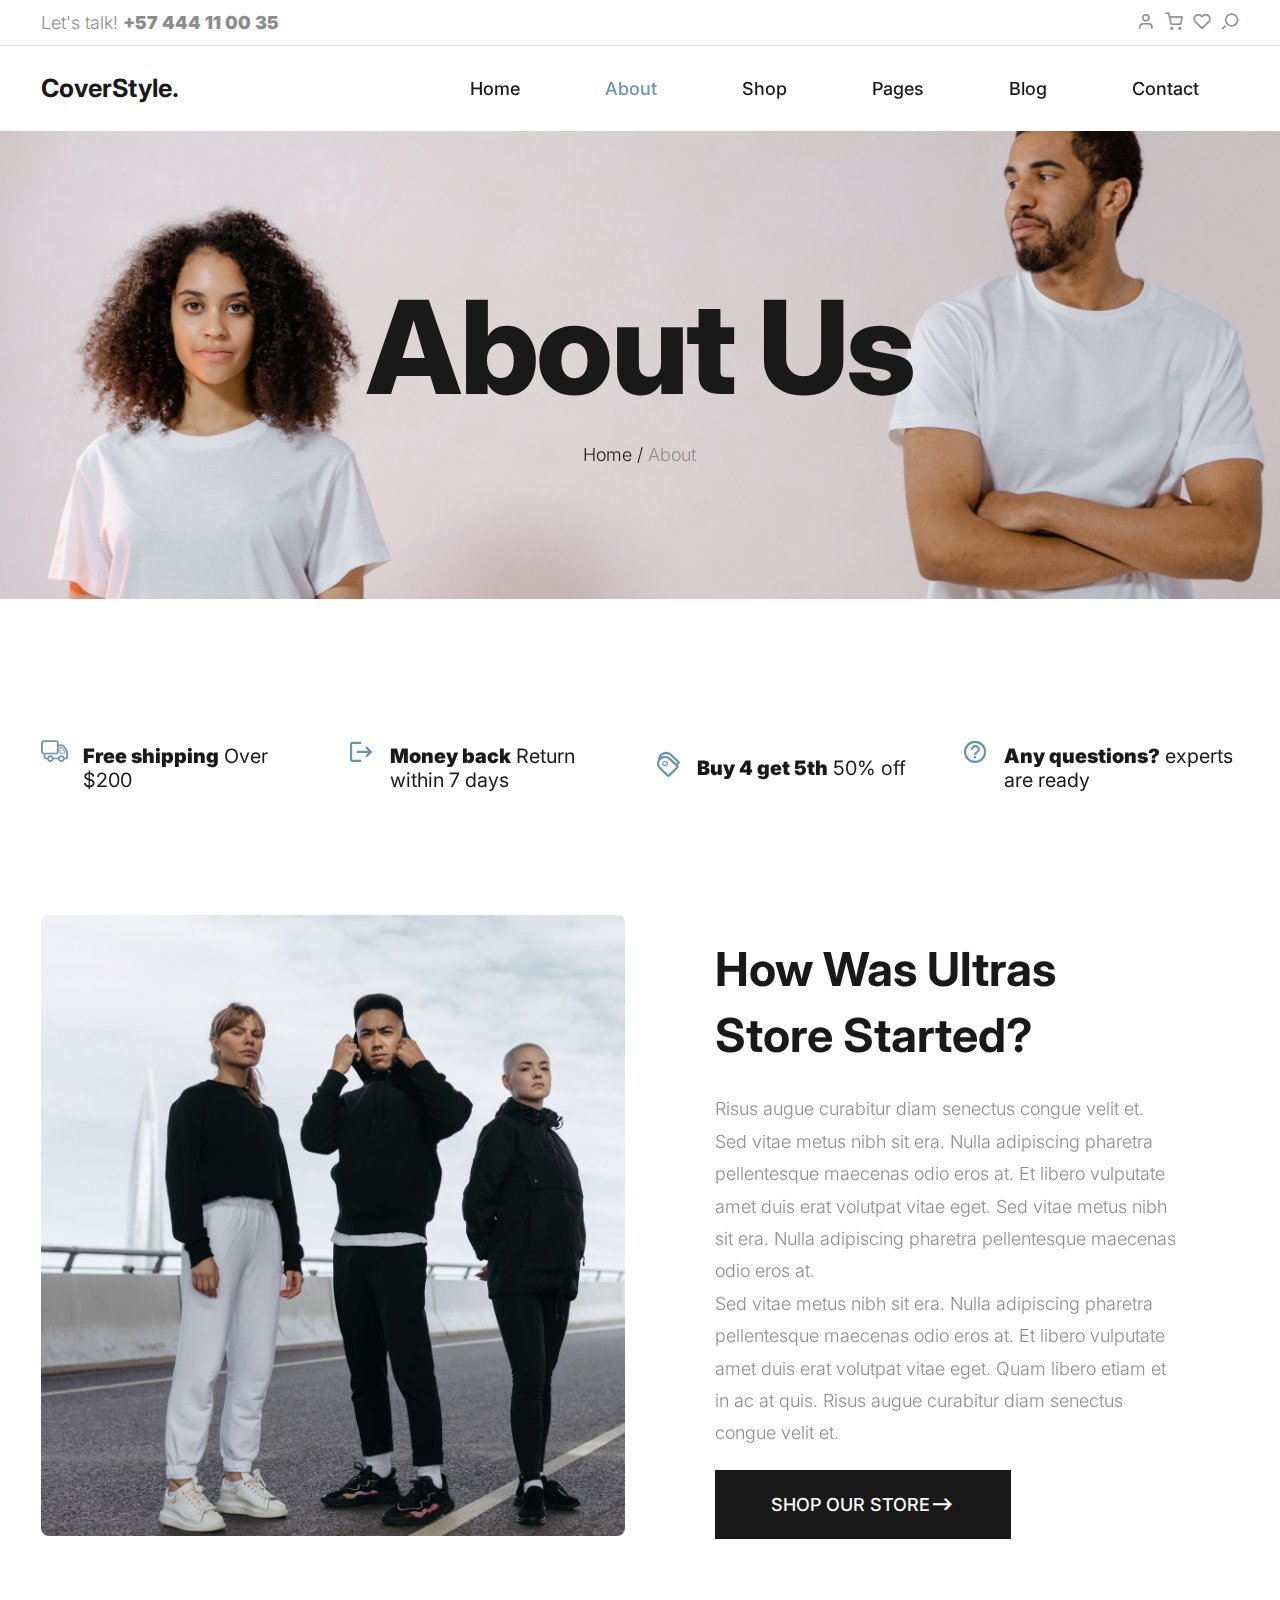
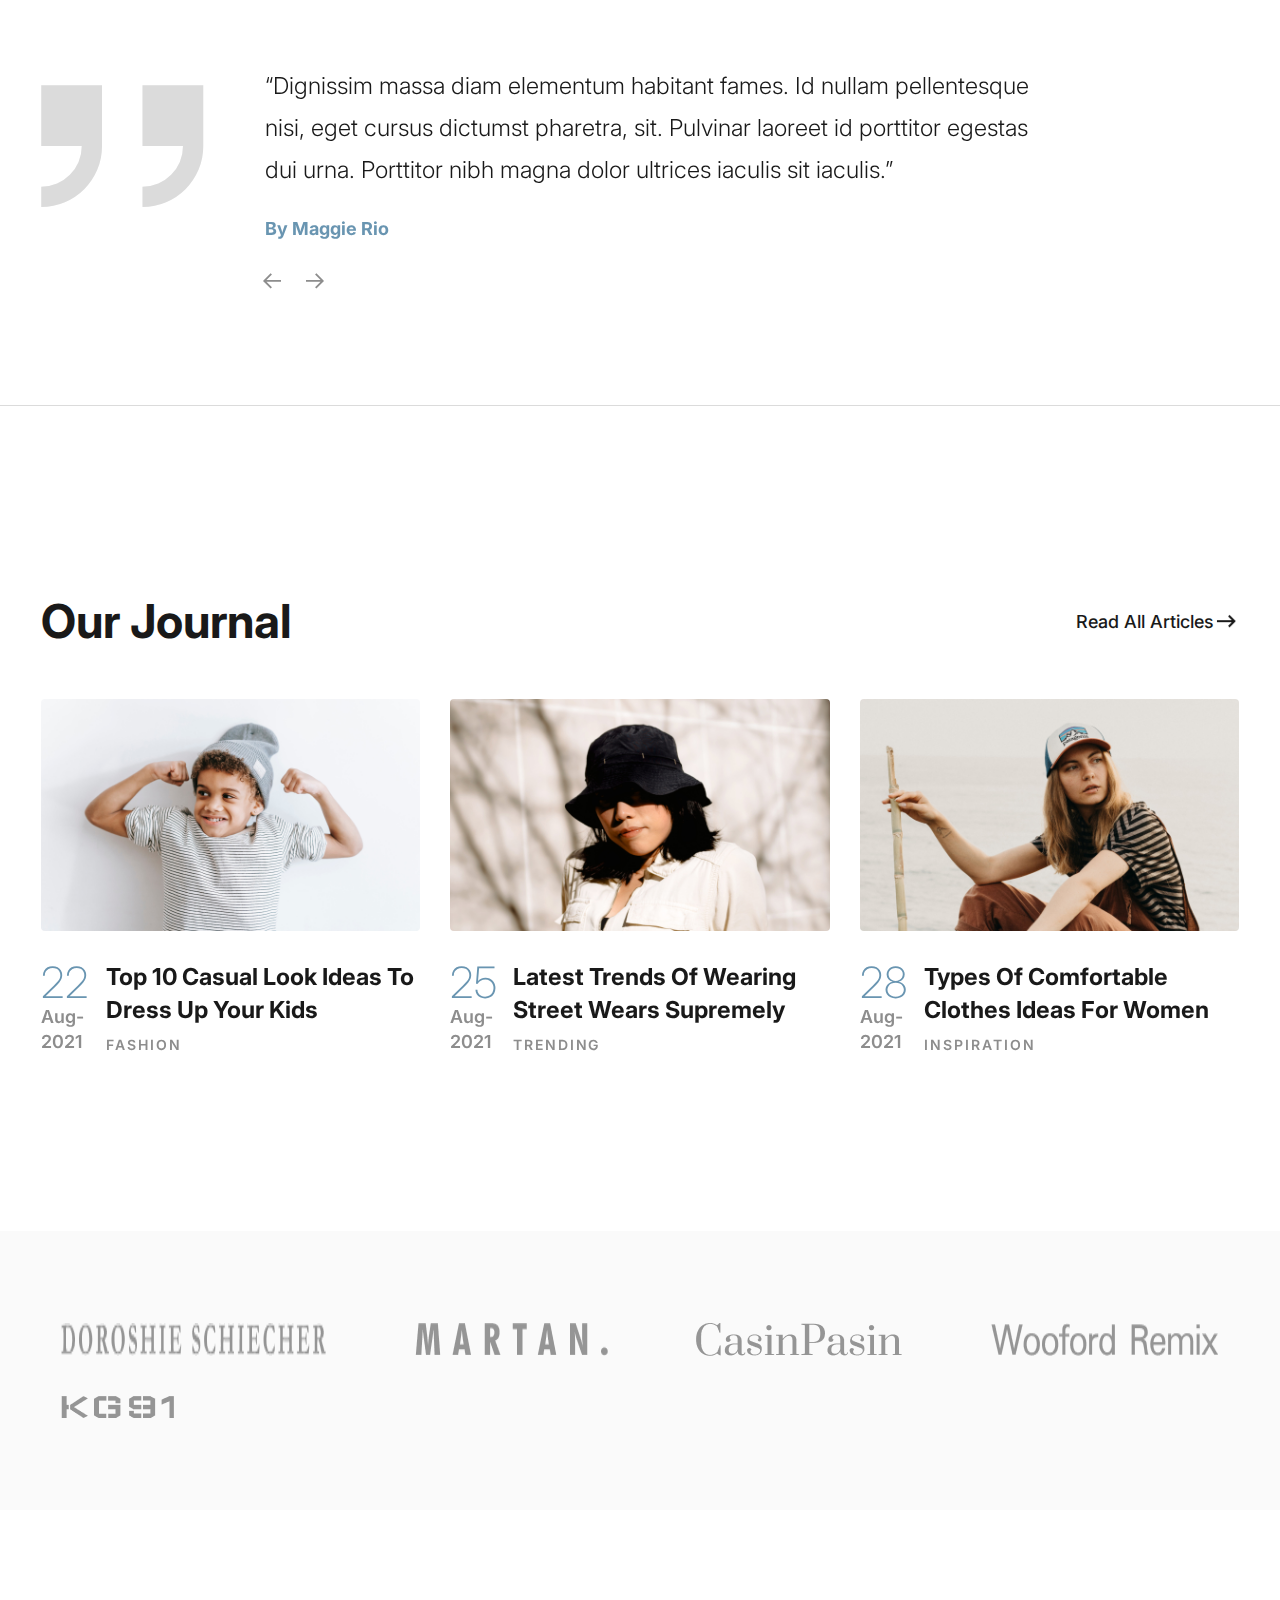
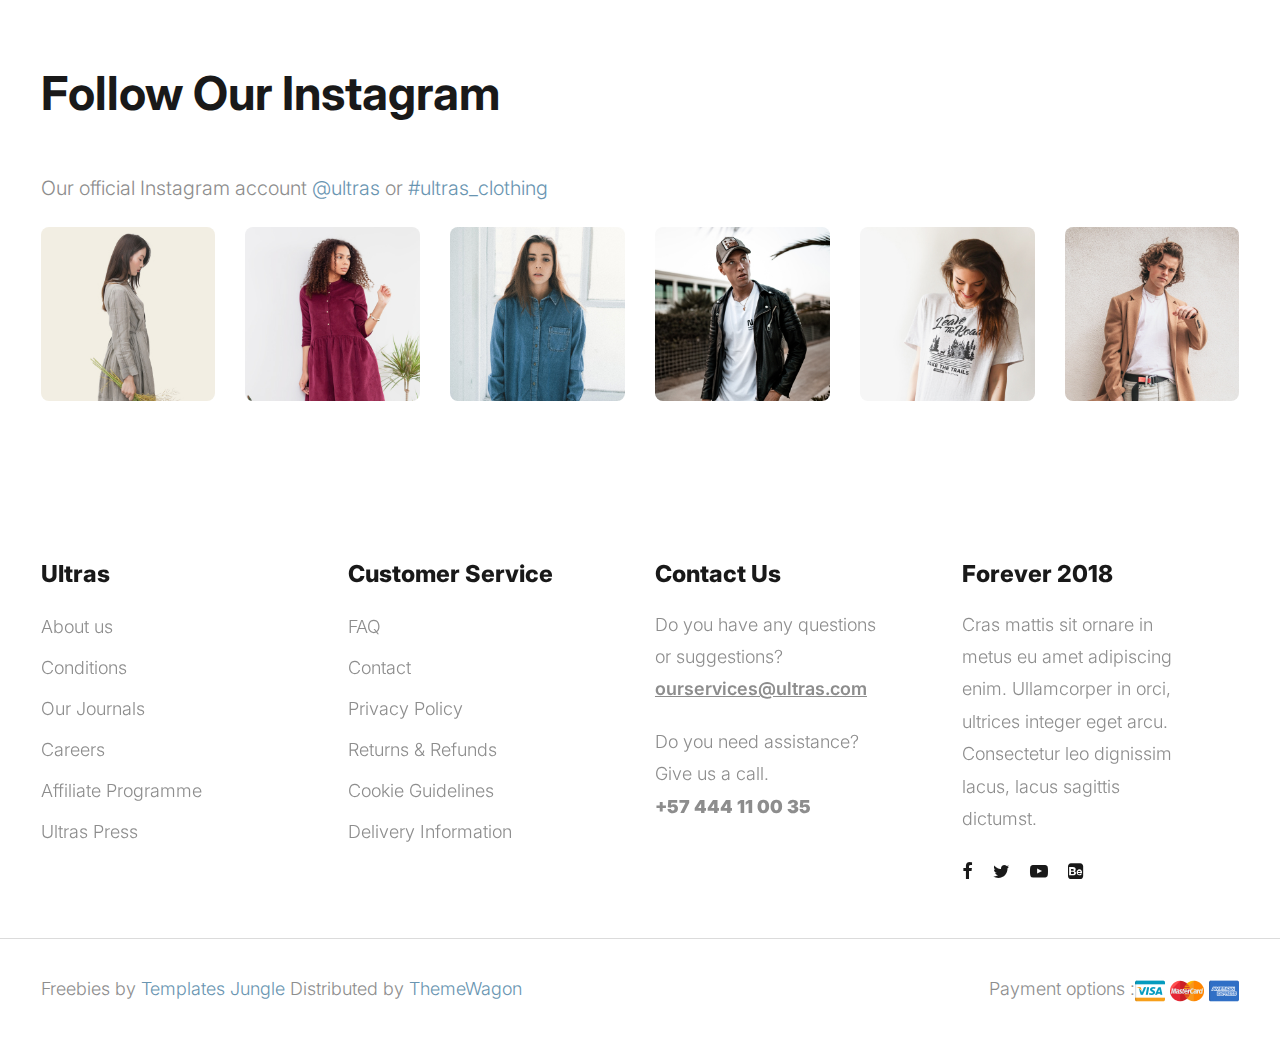
<file: about.html>
<!DOCTYPE html>
<html lang="en">
  <head>
    <title>CoverStyle</title>
    <meta charset="utf-8">
    <meta http-equiv="X-UA-Compatible" content="IE=edge">
    <meta name="viewport" content="width=device-width, initial-scale=1.0">
    <meta name="format-detection" content="telephone=no">
    <meta name="apple-mobile-web-app-capable" content="yes">
    <meta name="author" content="">
    <meta name="keywords" content="">
    <meta name="description" content="">
    <link rel="stylesheet" type="text/css" href="css/normalize.css">
    <link rel="stylesheet" type="text/css" href="icomoon/icomoon.css">
    <link rel="stylesheet" type="text/css" media="all" href="https://maxcdn.bootstrapcdn.com/font-awesome/4.7.0/css/font-awesome.min.css">
    <link rel="stylesheet" type="text/css" href="css/vendor.css">
    <link rel="stylesheet" type="text/css" href="style.css">
    <link rel="preconnect" href="https://fonts.googleapis.com">
    <link rel="preconnect" href="https://fonts.gstatic.com" crossorigin>
    <link href="https://fonts.googleapis.com/css2?family=Inter:wght@100;200;300;400;500;600;700;800;900&display=swap" rel="stylesheet">
    <!-- script
    ================================================== -->
    <script src="js/modernizr.js"></script>
  </head>
  <body>

    <div class="preloader-wrapper">
      <div class="preloader">
      </div>
    </div>

    <div class="search-popup">
      <div class="search-popup-container">

        <form role="search" method="get" class="search-form" action="">
          <input type="search" id="search-form" class="search-field" placeholder="Type and press enter" value="" name="s" />
          <button type="submit" class="search-submit"><a href="#"><i class="icon icon-search"></i></a></button>
        </form>

        <h5 class="cat-list-title">Browse Categories</h5>
        
        <ul class="cat-list">
          <li class="cat-list-item">
            <a href="shop.html" title="Men Jackets">Men Jackets</a>
          </li>
          <li class="cat-list-item">
            <a href="shop.html" title="Fashion">Fashion</a>
          </li>
          <li class="cat-list-item">
            <a href="shop.html" title="Casual Wears">Casual Wears</a>
          </li>
          <li class="cat-list-item">
            <a href="shop.html" title="Women">Women</a>
          </li>
          <li class="cat-list-item">
            <a href="shop.html" title="Trending">Trending</a>
          </li>
          <li class="cat-list-item">
            <a href="shop.html" title="Hoodie">Hoodie</a>
          </li>
          <li class="cat-list-item">
            <a href="shop.html" title="Kids">Kids</a>
          </li>
        </ul>
      </div>
    </div>
    <header id="header">
      <div id="header-wrap">
        <nav class="secondary-nav border-bottom">
          <div class="container">
            <div class="row d-flex align-items-center">
              <div class="col-md-4 header-contact">
                <p>Let's talk! <strong>+57 444 11 00 35</strong>
                </p>
              </div>
              <div class="col-md-4 shipping-purchase text-center">
               
              </div>
              <div class="col-md-4 col-sm-12 user-items">
                <ul class="d-flex justify-content-end list-unstyled">
                  <li>
                    <a href="login.html">
                      <i class="icon icon-user"></i>
                    </a>
                  </li>
                  <li>
                    <a href="cart.html">
                      <i class="icon icon-shopping-cart"></i>
                    </a>
                  </li>
                  <li>
                    <a href="wishlist.html">
                      <i class="icon icon-heart"></i>
                    </a>
                  </li>
                  <li class="user-items search-item pe-3">
                    <a href="#" class="search-button">
                      <i class="icon icon-search"></i>
                    </a>
                  </li>
                </ul>
              </div>
            </div>
          </div>
        </nav>
        <nav class="primary-nav ">
          <div class="container">
            <div class="row d-flex align-items-center">
              <div class="col-lg-2 col-md-2">
                <div class="main-logo">
                  <a href="index.html">
                    <h3>CoverStyle.</h3>
                  </a>
                </div>
              </div>
              <div class="col-lg-10 col-md-10">
                <div class="navbar">

                  <div id="main-nav" class="stellarnav d-flex justify-content-end right">
                    <ul class="menu-list">

                      <li class="menu-item ">
                        <a href="index.html" class="item-anchor d-flex align-item-center" data-effect="Home">Home</a>
                        
                      </li>

                      <li><a href="about.html" class="item-anchor active" data-effect="About">About</a></li>

                      <li class="menu-item ">
                        <a href="shop.html" class="item-anchor d-flex align-item-center" data-effect="Shop">Shop</a>
                        </li>

                      <li class="menu-item ">
                        <a href="#" class="item-anchor d-flex align-item-center" data-effect="Pages">Pages</a>
                        
                      </li>

                      <li class="menu-item ">
                        <a href="blog.html" class="item-anchor d-flex align-item-center" data-effect="Blog">Blog</a>
                        
                      </li>

                      <li><a href="contact.html" class="item-anchor" data-effect="Contact">Contact</a></li>

                    </ul>
                  </div>

                </div>
              </div>
            </div>
          </div>
        </nav>
      </div>
    </header>

    <section class="site-banner jarallax min-height300 padding-large" style="background: url(images/hero-image.jpg) no-repeat;">
      <div class="container">
        <div class="row">
          <div class="col-md-12">
            <h1 class="page-title">About us</h1>
            <div class="breadcrumbs">
              <span class="item">
                <a href="index.html">Home /</a>
              </span>
              <span class="item">About</span>
            </div>
          </div>
        </div>
      </div>
    </section>

    <section id="shipping-information" class="padding-large">
      <div class="container">
        <div class="row d-flex flex-wrap align-items-center justify-content-between">
          <div class="col-md-3 col-sm-6">
            <div class="icon-box">
              <i class="icon icon-truck"></i>
              <h4 class="block-title">
                <strong>Free shipping</strong> Over $200
              </h4>
            </div>
          </div>
          <div class="col-md-3 col-sm-6">
            <div class="icon-box">
              <i class="icon icon-return"></i>
              <h4 class="block-title">
                <strong>Money back</strong> Return within 7 days
              </h4>
            </div>
          </div>
          <div class="col-md-3 col-sm-6">
            <div class="icon-box">
              <i class="icon icon-tags1"></i>
              <h4 class="block-title">
                <strong>Buy 4 get 5th</strong> 50% off
              </h4>
            </div>
          </div>
          <div class="col-md-3 col-sm-6">
            <div class="icon-box">
              <i class="icon icon-help_outline"></i>
              <h4 class="block-title">
                <strong>Any questions?</strong> experts are ready
              </h4>
            </div>
          </div>
        </div>
      </div>
    </section>

    <section id="about-us">
      <div class="container ">
        <div class="row d-flex align-items-center">
          <div class="col-lg-6 col-md-12">
            <div class="image-holder">
              <img src="images/single-image1.jpg" alt="single" class="about-image">
            </div>
          </div>
          <div class="col-lg-6 col-md-12">
            <div class="detail">
              <div class="display-header">
                <h2 class="section-title">How was Ultras Store started?</h2>
                <p>Risus augue curabitur diam senectus congue velit et. Sed vitae metus nibh sit era. Nulla adipiscing pharetra pellentesque maecenas odio eros at. Et libero vulputate amet duis erat volutpat vitae eget. Sed vitae metus nibh sit era. Nulla adipiscing pharetra pellentesque maecenas odio eros at.
                <br>
                Sed vitae metus nibh sit era. Nulla adipiscing pharetra pellentesque maecenas odio eros at. Et libero vulputate amet duis erat volutpat vitae eget. Quam libero etiam et in ac at quis. Risus augue curabitur diam senectus congue velit et. </p>
                <div class="btn-wrap">
                  <a href="shop.html" class="btn btn-dark btn-medium d-flex align-items-center" tabindex="0">Shop our store<i class="icon icon-arrow-io"></i>
                  </a>
                </div>
              </div>
            </div>
          </div>
        </div>
      </div>
    </section>

    <section id="testimonials" class="padding-large">
      <div class="container">
        <div class="reviews-content">
          <div class="row d-flex flex-wrap">
            <div class="col-md-2">
              <div class="review-icon">
                <i class="icon icon-right-quote"></i>
              </div>
            </div>
            <div class="col-md-8">
              <div class="swiper testimonial-swiper overflow-hidden">
                <div class="swiper-wrapper">
                  <div class="swiper-slide">
                    <div class="testimonial-detail">
                      <p>“Dignissim massa diam elementum habitant fames. Id nullam pellentesque nisi, eget cursus dictumst pharetra, sit. Pulvinar laoreet id porttitor egestas dui urna. Porttitor nibh magna dolor ultrices iaculis sit iaculis.”</p>
                      <div class="author-detail">
                        <div class="name">By Maggie Rio</div>
                      </div>
                    </div>
                  </div>
                  <div class="swiper-slide">
                    <div class="testimonial-detail">
                      <p>“Dignissim massa diam elementum habitant fames. Id nullam pellentesque nisi, eget cursus dictumst pharetra, sit. Pulvinar laoreet id porttitor egestas dui urna. Porttitor nibh magna dolor ultrices iaculis sit iaculis.”</p>
                      <div class="author-detail">
                        <div class="name">By John Smith</div>
                      </div>
                    </div>
                  </div>
                </div>
              </div>
              <div class="swiper-arrows">
                <button class="prev-button">
                  <i class="icon icon-arrow-left"></i>
                </button>
                <button class="next-button">
                  <i class="icon icon-arrow-right"></i>
                </button>
              </div>
            </div>
          </div>
        </div>
      </div>
    </section>

    <hr>
    <section id="latest-blog" class="padding-large">
      <div class="container">
        <div class="section-header d-flex flex-wrap align-items-center justify-content-between">
          <h2 class="section-title">our Journal</h2>
          <div class="btn-wrap align-right">
            <a href="blog.html" class="d-flex align-items-center">Read All Articles <i class="icon icon icon-arrow-io"></i>
            </a>
          </div>
        </div>
        <div class="row d-flex flex-wrap">
          <article class="col-md-4 post-item">
            <div class="image-holder zoom-effect">
              <a href="single-post.html">
                <img src="images/post-img1.jpg" alt="post" class="post-image">
              </a>
            </div>
            <div class="post-content d-flex">
              <div class="meta-date">
                <div class="meta-day text-primary">22</div>
                <div class="meta-month">Aug-2021</div>
              </div>
              <div class="post-header">
                <h3 class="post-title">
                  <a href="single-post.html">top 10 casual look ideas to dress up your kids</a>
                </h3>
                <a href="blog.html" class="blog-categories">Fashion</a>
              </div>
            </div>
          </article>
          <article class="col-md-4 post-item">
            <div class="image-holder zoom-effect">
              <a href="single-post.html">
                <img src="images/post-img2.jpg" alt="post" class="post-image">
              </a>
            </div>
            <div class="post-content d-flex">
              <div class="meta-date">
                <div class="meta-day text-primary">25</div>
                <div class="meta-month">Aug-2021</div>
              </div>
              <div class="post-header">
                <h3 class="post-title">
                  <a href="single-post.html">Latest trends of wearing street wears supremely</a>
                </h3>
                <a href="blog.html" class="blog-categories">Trending</a>
              </div>
            </div>
          </article>
          <article class="col-md-4 post-item">
            <div class="image-holder zoom-effect">
              <a href="single-post.html">
                <img src="images/post-img3.jpg" alt="post" class="post-image">
              </a>
            </div>
            <div class="post-content d-flex">
              <div class="meta-date">
                <div class="meta-day text-primary">28</div>
                <div class="meta-month">Aug-2021</div>
              </div>
              <div class="post-header">
                <h3 class="post-title">
                  <a href="single-post.html">types of comfortable clothes ideas for women</a>
                </h3>
                <a href="blog.html" class="blog-categories">Inspiration</a>
              </div>
            </div>
          </article>
        </div>
      </div>
    </section>

    <section id="brand-collection" class="padding-medium bg-light-grey">
      <div class="container">
        <div class="d-flex flex-wrap justify-content-between">
          <img src="images/brand1.png" alt="phone" class="brand-image">
          <img src="images/brand2.png" alt="phone" class="brand-image">
          <img src="images/brand3.png" alt="phone" class="brand-image">
          <img src="images/brand4.png" alt="phone" class="brand-image">
          <img src="images/brand5.png" alt="phone" class="brand-image">
        </div>
      </div>
    </section>

    <section id="instagram" class="padding-large">
      <div class="container">
        <div class="section-header">
          <h2 class="section-title">Follow our instagram</h2>
        </div>
        <p>Our official Instagram account <a href="#">@ultras</a> or <a href="#">#ultras_clothing</a>
        </p>
        <div class="row d-flex flex-wrap justify-content-between">
          <div class="col-lg-2 col-md-4 col-sm-6">
            <figure class="zoom-effect">
              <img src="images/insta-image1.jpg" alt="instagram" class="insta-image">
              <i class="icon icon-instagram"></i>
            </figure>
          </div>
          <div class="col-lg-2 col-md-4 col-sm-6">
            <figure class="zoom-effect">
              <img src="images/insta-image2.jpg" alt="instagram" class="insta-image">
              <i class="icon icon-instagram"></i>
            </figure>
          </div>
          <div class="col-lg-2 col-md-4 col-sm-6">
            <figure class="zoom-effect">
              <img src="images/insta-image3.jpg" alt="instagram" class="insta-image">
              <i class="icon icon-instagram"></i>
            </figure>
          </div>
          <div class="col-lg-2 col-md-4 col-sm-6">
            <figure class="zoom-effect">
              <img src="images/insta-image4.jpg" alt="instagram" class="insta-image">
              <i class="icon icon-instagram"></i>
            </figure>
          </div>
          <div class="col-lg-2 col-md-4 col-sm-6">
            <figure class="zoom-effect">
              <img src="images/insta-image5.jpg" alt="instagram" class="insta-image">
              <i class="icon icon-instagram"></i>
            </figure>
          </div>
          <div class="col-lg-2 col-md-4 col-sm-6">
            <figure class="zoom-effect">
              <img src="images/insta-image6.jpg" alt="instagram" class="insta-image">
              <i class="icon icon-instagram"></i>
            </figure>
          </div>
        </div>          
      </div>
    </section>

    <footer id="footer">
      <div class="container">
        <div class="footer-menu-list">
          <div class="row d-flex flex-wrap justify-content-between">
            <div class="col-lg-3 col-md-6 col-sm-6">
              <div class="footer-menu">
                <h5 class="widget-title">Ultras</h5>
                <ul class="menu-list list-unstyled">
                  <li class="menu-item">
                    <a href="about.html">About us</a>
                  </li>
                  <li class="menu-item">
                    <a href="#">Conditions </a>
                  </li>
                  <li class="menu-item">
                    <a href="blog.html">Our Journals</a>
                  </li>
                  <li class="menu-item">
                    <a href="#">Careers</a>
                  </li>
                  <li class="menu-item">
                    <a href="#">Affiliate Programme</a>
                  </li>
                  <li class="menu-item">
                    <a href="#">Ultras Press</a>
                  </li>
                </ul>
              </div>
            </div>
            <div class="col-lg-3 col-md-6 col-sm-6">
              <div class="footer-menu">
                <h5 class="widget-title">Customer Service</h5>
                <ul class="menu-list list-unstyled">
                  <li class="menu-item">
                    <a href="faqs.html">FAQ</a>
                  </li>
                  <li class="menu-item">
                    <a href="contact.html">Contact</a>
                  </li>
                  <li class="menu-item">
                    <a href="#">Privacy Policy</a>
                  </li>
                  <li class="menu-item">
                    <a href="#">Returns & Refunds</a>
                  </li>
                  <li class="menu-item">
                    <a href="#">Cookie Guidelines</a>
                  </li>
                  <li class="menu-item">
                    <a href="#">Delivery Information</a>
                  </li>
                </ul>
              </div>
            </div>
            <div class="col-lg-3 col-md-6 col-sm-6">
              <div class="footer-menu">
                <h5 class="widget-title">Contact Us</h5>
                <p>Do you have any questions or suggestions? <a href="#" class="email">ourservices@ultras.com</a>
                </p>
                <p>Do you need assistance? Give us a call. <br>
                  <strong>+57 444 11 00 35</strong>
                </p>
              </div>
            </div>
            <div class="col-lg-3 col-md-6 col-sm-6">
              <div class="footer-menu">
                <h5 class="widget-title">Forever 2018</h5>
                <p>Cras mattis sit ornare in metus eu amet adipiscing enim. Ullamcorper in orci, ultrices integer eget arcu. Consectetur leo dignissim lacus, lacus sagittis dictumst.</p>
                <div class="social-links">
                  <ul class="d-flex list-unstyled">
                    <li>
                      <a href="#">
                        <i class="icon icon-facebook"></i>
                      </a>
                    </li>
                    <li>
                      <a href="#">
                        <i class="icon icon-twitter"></i>
                      </a>
                    </li>
                    <li>
                      <a href="#">
                        <i class="icon icon-youtube-play"></i>
                      </a>
                    </li>
                    <li>
                      <a href="#">
                        <i class="icon icon-behance-square"></i>
                      </a>
                    </li>
                  </ul>
                </div>
              </div>
            </div>
          </div>
        </div>
      </div>
      <hr>
    </footer>

    <div id="footer-bottom">
      <div class="container">
        <div class="d-flex align-items-center flex-wrap justify-content-between">
          <div class="copyright">
            <p>Freebies by <a href="https://templatesjungle.com/">Templates Jungle</a> Distributed by <a href="https://themewagon.com">ThemeWagon</a>
            </p>
          </div>
          <div class="payment-method">
            <p>Payment options :</p>
            <div class="card-wrap">
              <img src="images/visa-icon.jpg" alt="visa">
              <img src="images/mastercard.png" alt="mastercard">
              <img src="images/american-express.jpg" alt="american-express">
            </div>
          </div>
        </div>
      </div>
    </div>

    <script src="js/jquery-1.11.0.min.js"></script>
    <script src="js/plugins.js"></script>
    <script src="js/script.js"></script>
  </body>
</html>
</file>
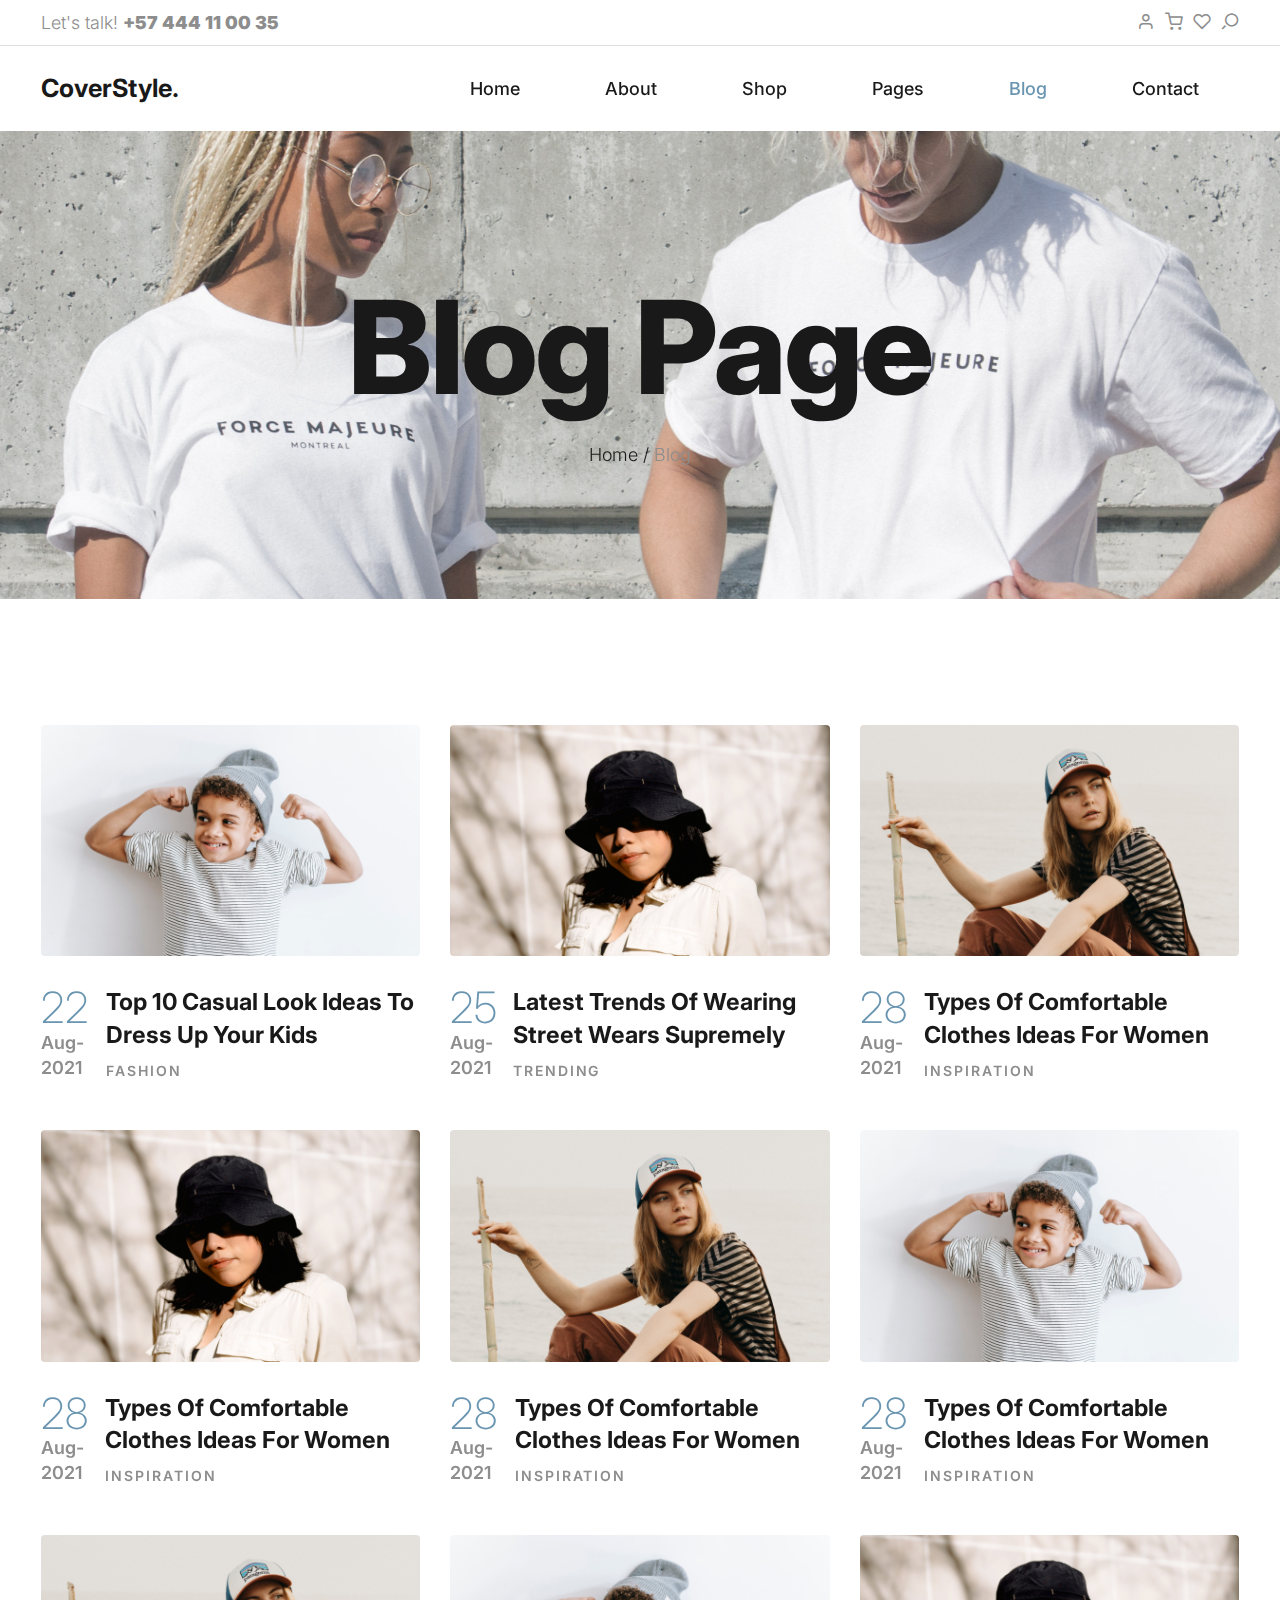
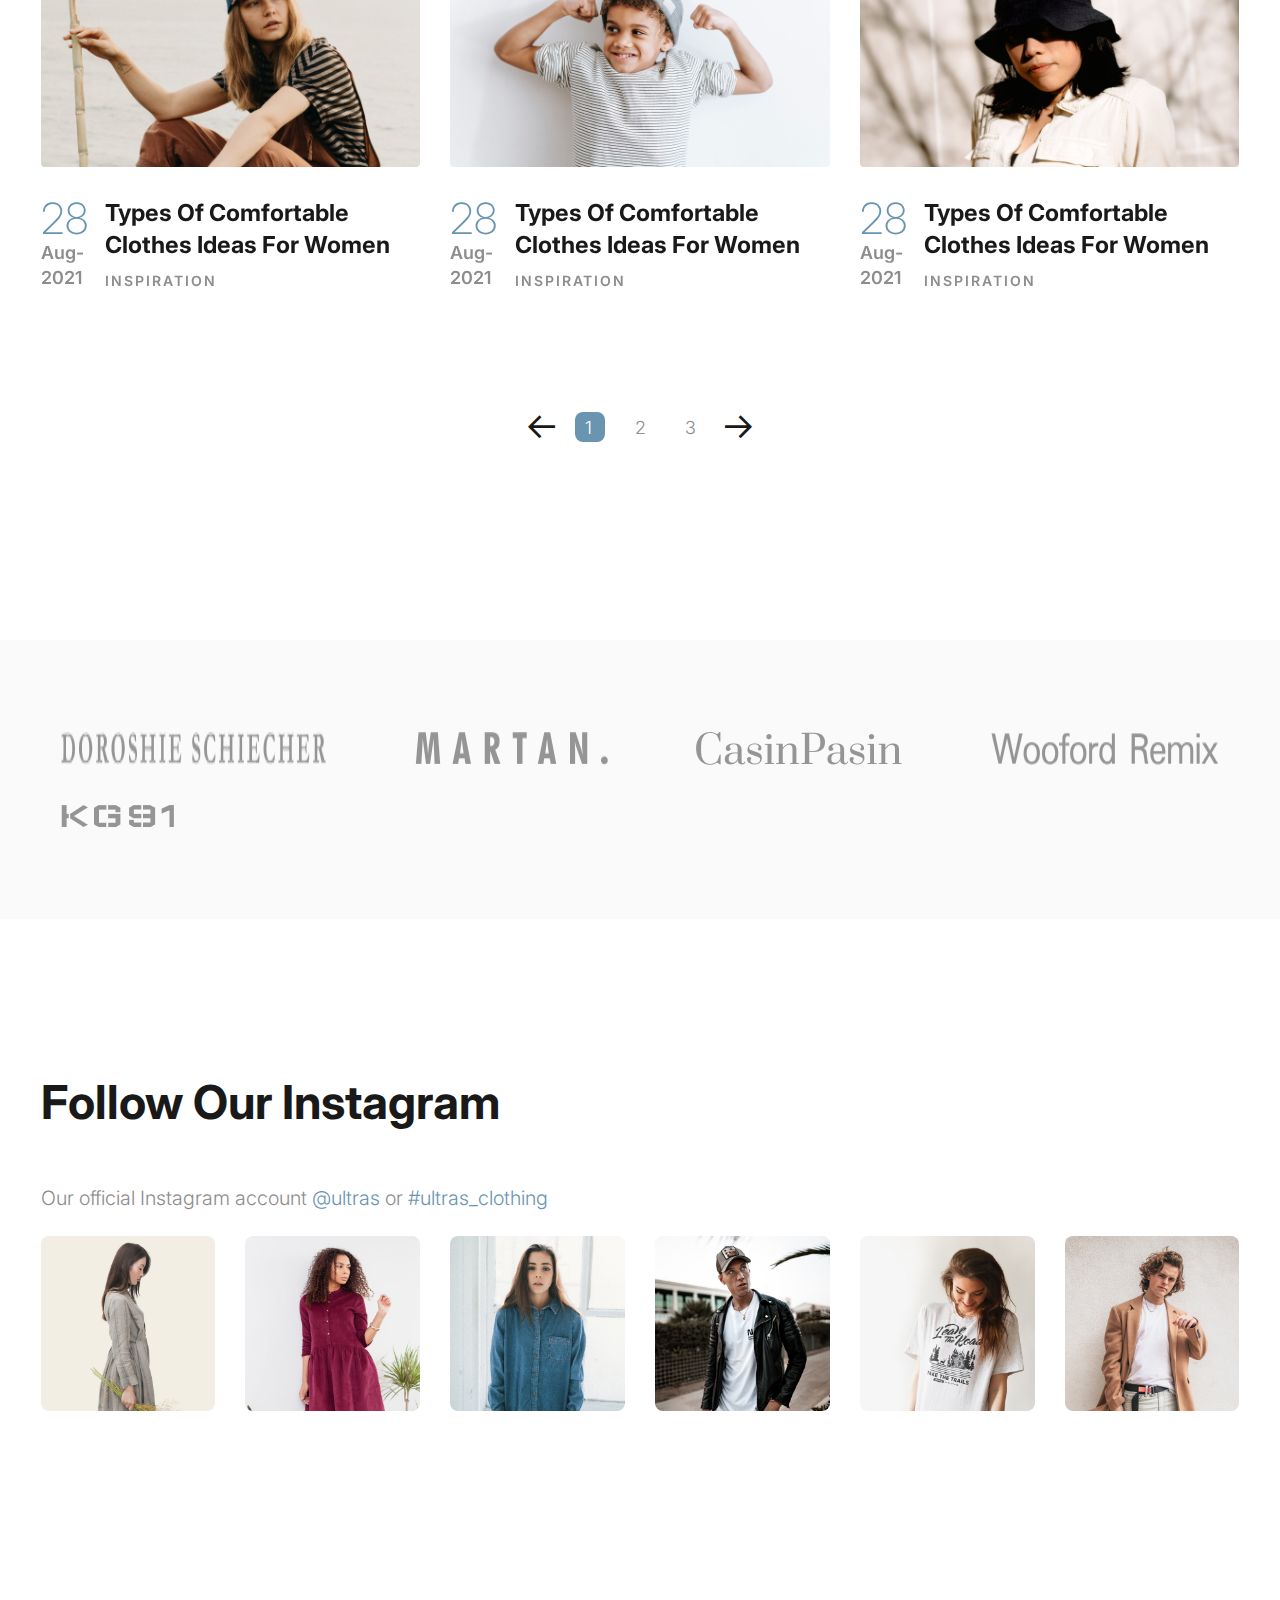
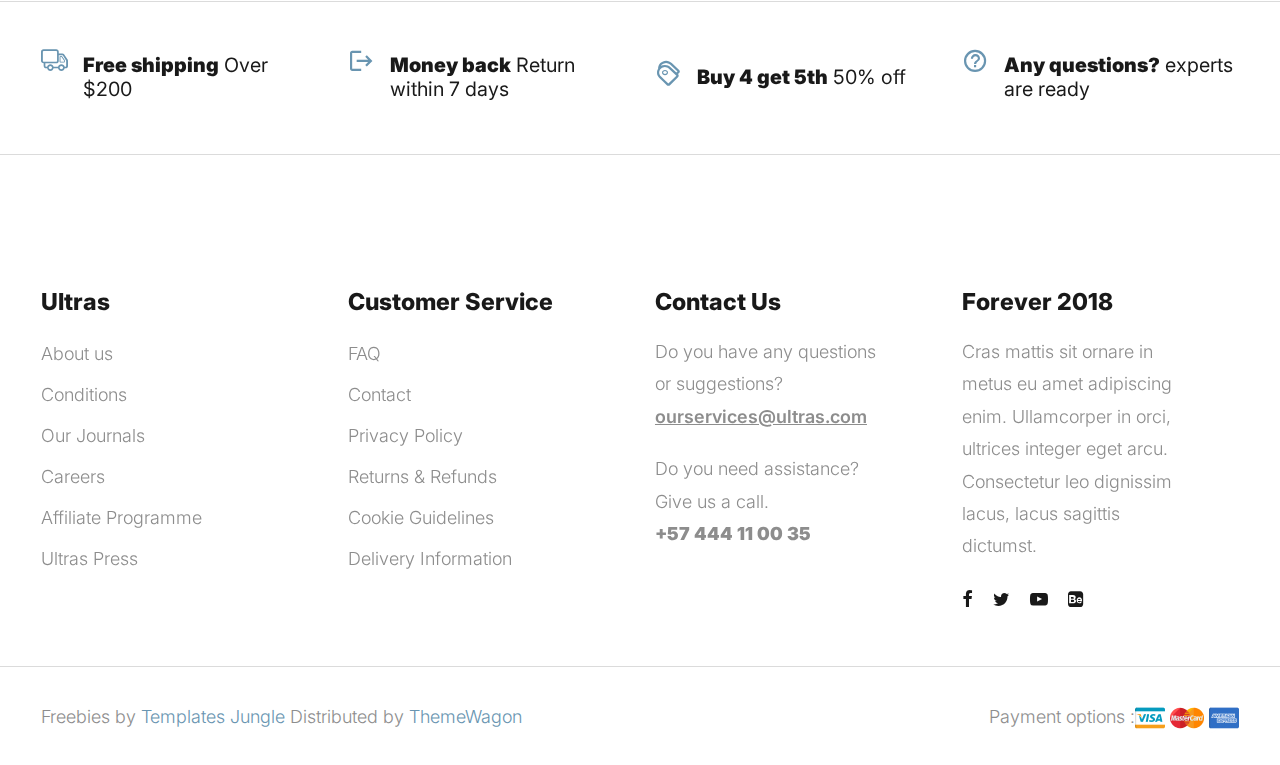
<file: blog.html>
<!DOCTYPE html>
<html lang="en">
  <head>
    <title>CoverStyle</title>
    <meta charset="utf-8">
    <meta http-equiv="X-UA-Compatible" content="IE=edge">
    <meta name="viewport" content="width=device-width, initial-scale=1.0">
    <meta name="format-detection" content="telephone=no">
    <meta name="apple-mobile-web-app-capable" content="yes">
    <meta name="author" content="">
    <meta name="keywords" content="">
    <meta name="description" content="">
    <link rel="stylesheet" type="text/css" href="css/normalize.css">
    <link rel="stylesheet" type="text/css" href="icomoon/icomoon.css">
    <link rel="stylesheet" type="text/css" media="all" href="https://maxcdn.bootstrapcdn.com/font-awesome/4.7.0/css/font-awesome.min.css">
    <link rel="stylesheet" type="text/css" href="css/vendor.css">
    <link rel="stylesheet" type="text/css" href="style.css">
    <link rel="preconnect" href="https://fonts.googleapis.com">
    <link rel="preconnect" href="https://fonts.gstatic.com" crossorigin>
    <link href="https://fonts.googleapis.com/css2?family=Inter:wght@100;200;300;400;500;600;700;800;900&display=swap" rel="stylesheet">
    <!-- script
    ================================================== -->
    <script src="js/modernizr.js"></script>
  </head>
  <body>

    <div class="preloader-wrapper">
      <div class="preloader">
      </div>
    </div>

    <div class="search-popup">
      <div class="search-popup-container">

        <form role="search" method="get" class="search-form" action="">
          <input type="search" id="search-form" class="search-field" placeholder="Type and press enter" value="" name="s" />
          <button type="submit" class="search-submit"><a href="#"><i class="icon icon-search"></i></a></button>
        </form>

        <h5 class="cat-list-title">Browse Categories</h5>
        
        <ul class="cat-list">
          <li class="cat-list-item">
            <a href="shop.html" title="Men Jackets">Men Jackets</a>
          </li>
          <li class="cat-list-item">
            <a href="shop.html" title="Fashion">Fashion</a>
          </li>
          <li class="cat-list-item">
            <a href="shop.html" title="Casual Wears">Casual Wears</a>
          </li>
          <li class="cat-list-item">
            <a href="shop.html" title="Women">Women</a>
          </li>
          <li class="cat-list-item">
            <a href="shop.html" title="Trending">Trending</a>
          </li>
          <li class="cat-list-item">
            <a href="shop.html" title="Hoodie">Hoodie</a>
          </li>
          <li class="cat-list-item">
            <a href="shop.html" title="Kids">Kids</a>
          </li>
        </ul>
      </div>
    </div>
    <header id="header">
      <div id="header-wrap">
        <nav class="secondary-nav border-bottom">
          <div class="container">
            <div class="row d-flex align-items-center">
              <div class="col-md-4 header-contact">
                <p>Let's talk! <strong>+57 444 11 00 35</strong>
                </p>
              </div>
              <div class="col-md-4 shipping-purchase text-center">
              
              </div>
              <div class="col-md-4 col-sm-12 user-items">
                <ul class="d-flex justify-content-end list-unstyled">
                  <li>
                    <a href="login.html">
                      <i class="icon icon-user"></i>
                    </a>
                  </li>
                  <li>
                    <a href="cart.html">
                      <i class="icon icon-shopping-cart"></i>
                    </a>
                  </li>
                  <li>
                    <a href="wishlist.html">
                      <i class="icon icon-heart"></i>
                    </a>
                  </li>
                  <li class="user-items search-item pe-3">
                    <a href="#" class="search-button">
                      <i class="icon icon-search"></i>
                    </a>
                  </li>
                </ul>
              </div>
            </div>
          </div>
        </nav>
        <nav class="primary-nav ">
          <div class="container">
            <div class="row d-flex align-items-center">
              <div class="col-lg-2 col-md-2">
                <div class="main-logo">
                  <a href="index.html">
                    <h3>CoverStyle.</h3>
                  </a>
                </div>
              </div>
              <div class="col-lg-10 col-md-10">
                <div class="navbar">

                  <div id="main-nav" class="stellarnav d-flex justify-content-end right">
                    <ul class="menu-list">

                      <li class="menu-item ">
                        <a href="index.html" class="item-anchor d-flex align-item-center" data-effect="Home">Home</a>
                        
                      </li>

                      <li><a href="about.html" class="item-anchor" data-effect="About">About</a></li>

                      <li class="menu-item ">
                        <a href="shop.html" class="item-anchor d-flex align-item-center" data-effect="Shop">Shop </a>
                       
                      </li>

                      <li class="menu-item ">
                        <a href="#" class="item-anchor d-flex align-item-center" data-effect="Pages">Pages</a>
                        
                      </li>

                      <li class="menu-item ">
                        <a href="blog.html" class="item-anchor active d-flex align-item-center" data-effect="Blog">Blog</a>
                        
                      </li>

                      <li><a href="contact.html" class="item-anchor" data-effect="Contact">Contact</a></li>

                    </ul>
                  </div>

                </div>
              </div>
            </div>
          </div>
        </nav>
      </div>
    </header>

    <section class="site-banner jarallax min-height300 padding-large" style="background: url(images/hero-image1.jpg) no-repeat; background-position: top;">
      <div class="container">
        <div class="row">
          <div class="col-md-12">
            <h1 class="page-title">Blog page</h1>
            <div class="breadcrumbs">
              <span class="item">
                <a href="index.html">Home /</a>
              </span>
              <span class="item">Blog</span>
            </div>
          </div>
        </div>
      </div>
    </section>

    <section id="latest-blog" class="post-grid padding-large">
      <div class="container">
        <div class="row d-flex flex-wrap">
          <article class="col-md-4 post-item">
            <div class="image-holder zoom-effect">
              <a href="single-post.html">
                <img src="images/post-img1.jpg" alt="post" class="post-image">
              </a>
            </div>
            <div class="post-content d-flex">
              <div class="meta-date">
                <div class="meta-day text-primary">22</div>
                <div class="meta-month">Aug-2021</div>
              </div>
              <div class="post-header">
                <h3 class="post-title">
                  <a href="single-post.html">top 10 casual look ideas to dress up your kids</a>
                </h3>
                <a href="blog.html" class="blog-categories">Fashion</a>
              </div>
            </div>
          </article>
          <article class="col-md-4 post-item">
            <div class="image-holder zoom-effect">
              <a href="single-post.html">
                <img src="images/post-img2.jpg" alt="post" class="post-image">
              </a>
            </div>
            <div class="post-content d-flex">
              <div class="meta-date">
                <div class="meta-day text-primary">25</div>
                <div class="meta-month">Aug-2021</div>
              </div>
              <div class="post-header">
                <h3 class="post-title">
                  <a href="single-post.html">Latest trends of wearing street wears supremely</a>
                </h3>
                <a href="blog.html" class="blog-categories">Trending</a>
              </div>
            </div>
          </article>
          <article class="col-md-4 post-item">
            <div class="image-holder zoom-effect">
              <a href="single-post.html">
                <img src="images/post-img3.jpg" alt="post" class="post-image">
              </a>
            </div>
            <div class="post-content d-flex">
              <div class="meta-date">
                <div class="meta-day text-primary">28</div>
                <div class="meta-month">Aug-2021</div>
              </div>
              <div class="post-header">
                <h3 class="post-title">
                  <a href="single-post.html">types of comfortable clothes ideas for women</a>
                </h3>
                <a href="blog.html" class="blog-categories">Inspiration</a>
              </div>
            </div>
          </article>
          <article class="col-md-4 post-item">
            <div class="image-holder zoom-effect">
              <a href="single-post.html">
                <img src="images/post-img2.jpg" alt="post" class="post-image">
              </a>
            </div>
            <div class="post-content d-flex">
              <div class="meta-date">
                <div class="meta-day text-primary">28</div>
                <div class="meta-month">Aug-2021</div>
              </div>
              <div class="post-header">
                <h3 class="post-title">
                  <a href="single-post.html">types of comfortable clothes ideas for women</a>
                </h3>
                <a href="blog.html" class="blog-categories">Inspiration</a>
              </div>
            </div>
          </article>
          <article class="col-md-4 post-item">
            <div class="image-holder zoom-effect">
              <a href="single-post.html">
                <img src="images/post-img3.jpg" alt="post" class="post-image">
              </a>
            </div>
            <div class="post-content d-flex">
              <div class="meta-date">
                <div class="meta-day text-primary">28</div>
                <div class="meta-month">Aug-2021</div>
              </div>
              <div class="post-header">
                <h3 class="post-title">
                  <a href="single-post.html">types of comfortable clothes ideas for women</a>
                </h3>
                <a href="blog.html" class="blog-categories">Inspiration</a>
              </div>
            </div>
          </article>
          <article class="col-md-4 post-item">
            <div class="image-holder zoom-effect">
              <a href="single-post.html">
                <img src="images/post-img1.jpg" alt="post" class="post-image">
              </a>
            </div>
            <div class="post-content d-flex">
              <div class="meta-date">
                <div class="meta-day text-primary">28</div>
                <div class="meta-month">Aug-2021</div>
              </div>
              <div class="post-header">
                <h3 class="post-title">
                  <a href="single-post.html">types of comfortable clothes ideas for women</a>
                </h3>
                <a href="blog.html" class="blog-categories">Inspiration</a>
              </div>
            </div>
          </article>
          <article class="col-md-4 post-item">
            <div class="image-holder zoom-effect">
              <a href="single-post.html">
                <img src="images/post-img3.jpg" alt="post" class="post-image">
              </a>
            </div>
            <div class="post-content d-flex">
              <div class="meta-date">
                <div class="meta-day text-primary">28</div>
                <div class="meta-month">Aug-2021</div>
              </div>
              <div class="post-header">
                <h3 class="post-title">
                  <a href="single-post.html">types of comfortable clothes ideas for women</a>
                </h3>
                <a href="blog.html" class="blog-categories">Inspiration</a>
              </div>
            </div>
          </article>
          <article class="col-md-4 post-item">
            <div class="image-holder zoom-effect">
              <a href="single-post.html">
                <img src="images/post-img1.jpg" alt="post" class="post-image">
              </a>
            </div>
            <div class="post-content d-flex">
              <div class="meta-date">
                <div class="meta-day text-primary">28</div>
                <div class="meta-month">Aug-2021</div>
              </div>
              <div class="post-header">
                <h3 class="post-title">
                  <a href="single-post.html">types of comfortable clothes ideas for women</a>
                </h3>
                <a href="blog.html" class="blog-categories">Inspiration</a>
              </div>
            </div>
          </article>
          <article class="col-md-4 post-item">
            <div class="image-holder zoom-effect">
              <a href="single-post.html">
                <img src="images/post-img2.jpg" alt="post" class="post-image">
              </a>
            </div>
            <div class="post-content d-flex">
              <div class="meta-date">
                <div class="meta-day text-primary">28</div>
                <div class="meta-month">Aug-2021</div>
              </div>
              <div class="post-header">
                <h3 class="post-title">
                  <a href="single-post.html">types of comfortable clothes ideas for women</a>
                </h3>
                <a href="blog.html" class="blog-categories">Inspiration</a>
              </div>
            </div>
          </article>
        </div>
        <nav class="navigation paging-navigation text-center padding-medium" role="navigation">
          <div class="pagination loop-pagination d-flex justify-content-center">
            <a href="#" class="pagination-arrow d-flex align-items-center">
              <i class="icon icon-arrow-left"></i>
            </a>
            <span aria-current="page" class="page-numbers current">1</span>
            <a class="page-numbers" href="#">2</a>
            <a class="page-numbers" href="#">3</a>
            <a href="#" class="pagination-arrow d-flex align-items-center">
              <i class="icon icon-arrow-right"></i>
            </a>
          </div>
        </nav>
      </div>
    </section>

    <section id="brand-collection" class="padding-medium bg-light-grey">
      <div class="container">
        <div class="d-flex flex-wrap justify-content-between">
          <img src="images/brand1.png" alt="phone" class="brand-image">
          <img src="images/brand2.png" alt="phone" class="brand-image">
          <img src="images/brand3.png" alt="phone" class="brand-image">
          <img src="images/brand4.png" alt="phone" class="brand-image">
          <img src="images/brand5.png" alt="phone" class="brand-image">
        </div>
      </div>
    </section>

    <section id="instagram" class="padding-large">
      <div class="container">
        <div class="section-header">
          <h2 class="section-title">Follow our instagram</h2>
        </div>
        <p>Our official Instagram account <a href="#">@ultras</a> or <a href="#">#ultras_clothing</a>
        </p>
        <div class="row d-flex flex-wrap justify-content-between">
          <div class="col-lg-2 col-md-4 col-sm-6">
            <figure class="zoom-effect">
              <img src="images/insta-image1.jpg" alt="instagram" class="insta-image">
              <i class="icon icon-instagram"></i>
            </figure>
          </div>
          <div class="col-lg-2 col-md-4 col-sm-6">
            <figure class="zoom-effect">
              <img src="images/insta-image2.jpg" alt="instagram" class="insta-image">
              <i class="icon icon-instagram"></i>
            </figure>
          </div>
          <div class="col-lg-2 col-md-4 col-sm-6">
            <figure class="zoom-effect">
              <img src="images/insta-image3.jpg" alt="instagram" class="insta-image">
              <i class="icon icon-instagram"></i>
            </figure>
          </div>
          <div class="col-lg-2 col-md-4 col-sm-6">
            <figure class="zoom-effect">
              <img src="images/insta-image4.jpg" alt="instagram" class="insta-image">
              <i class="icon icon-instagram"></i>
            </figure>
          </div>
          <div class="col-lg-2 col-md-4 col-sm-6">
            <figure class="zoom-effect">
              <img src="images/insta-image5.jpg" alt="instagram" class="insta-image">
              <i class="icon icon-instagram"></i>
            </figure>
          </div>
          <div class="col-lg-2 col-md-4 col-sm-6">
            <figure class="zoom-effect">
              <img src="images/insta-image6.jpg" alt="instagram" class="insta-image">
              <i class="icon icon-instagram"></i>
            </figure>
          </div>
        </div>          
      </div>
    </section>

    <section id="shipping-information">
      <hr>
      <div class="container">
        <div class="row d-flex flex-wrap align-items-center justify-content-between">
          <div class="col-md-3 col-sm-6">
            <div class="icon-box">
              <i class="icon icon-truck"></i>
              <h4 class="block-title">
                <strong>Free shipping</strong> Over $200
              </h4>
            </div>
          </div>
          <div class="col-md-3 col-sm-6">
            <div class="icon-box">
              <i class="icon icon-return"></i>
              <h4 class="block-title">
                <strong>Money back</strong> Return within 7 days
              </h4>
            </div>
          </div>
          <div class="col-md-3 col-sm-6">
            <div class="icon-box">
              <i class="icon icon-tags1"></i>
              <h4 class="block-title">
                <strong>Buy 4 get 5th</strong> 50% off
              </h4>
            </div>
          </div>
          <div class="col-md-3 col-sm-6">
            <div class="icon-box">
              <i class="icon icon-help_outline"></i>
              <h4 class="block-title">
                <strong>Any questions?</strong> experts are ready
              </h4>
            </div>
          </div>
        </div>
      </div>
      <hr>
    </section>

    <footer id="footer">
      <div class="container">
        <div class="footer-menu-list">
          <div class="row d-flex flex-wrap justify-content-between">
            <div class="col-lg-3 col-md-6 col-sm-6">
              <div class="footer-menu">
                <h5 class="widget-title">Ultras</h5>
                <ul class="menu-list list-unstyled">
                  <li class="menu-item">
                    <a href="about.html">About us</a>
                  </li>
                  <li class="menu-item">
                    <a href="#">Conditions </a>
                  </li>
                  <li class="menu-item">
                    <a href="blog.html">Our Journals</a>
                  </li>
                  <li class="menu-item">
                    <a href="#">Careers</a>
                  </li>
                  <li class="menu-item">
                    <a href="#">Affiliate Programme</a>
                  </li>
                  <li class="menu-item">
                    <a href="#">Ultras Press</a>
                  </li>
                </ul>
              </div>
            </div>
            <div class="col-lg-3 col-md-6 col-sm-6">
              <div class="footer-menu">
                <h5 class="widget-title">Customer Service</h5>
                <ul class="menu-list list-unstyled">
                  <li class="menu-item">
                    <a href="faqs.html">FAQ</a>
                  </li>
                  <li class="menu-item">
                    <a href="contact.html">Contact</a>
                  </li>
                  <li class="menu-item">
                    <a href="#">Privacy Policy</a>
                  </li>
                  <li class="menu-item">
                    <a href="#">Returns & Refunds</a>
                  </li>
                  <li class="menu-item">
                    <a href="#">Cookie Guidelines</a>
                  </li>
                  <li class="menu-item">
                    <a href="#">Delivery Information</a>
                  </li>
                </ul>
              </div>
            </div>
            <div class="col-lg-3 col-md-6 col-sm-6">
              <div class="footer-menu">
                <h5 class="widget-title">Contact Us</h5>
                <p>Do you have any questions or suggestions? <a href="#" class="email">ourservices@ultras.com</a>
                </p>
                <p>Do you need assistance? Give us a call. <br>
                  <strong>+57 444 11 00 35</strong>
                </p>
              </div>
            </div>
            <div class="col-lg-3 col-md-6 col-sm-6">
              <div class="footer-menu">
                <h5 class="widget-title">Forever 2018</h5>
                <p>Cras mattis sit ornare in metus eu amet adipiscing enim. Ullamcorper in orci, ultrices integer eget arcu. Consectetur leo dignissim lacus, lacus sagittis dictumst.</p>
                <div class="social-links">
                  <ul class="d-flex list-unstyled">
                    <li>
                      <a href="#">
                        <i class="icon icon-facebook"></i>
                      </a>
                    </li>
                    <li>
                      <a href="#">
                        <i class="icon icon-twitter"></i>
                      </a>
                    </li>
                    <li>
                      <a href="#">
                        <i class="icon icon-youtube-play"></i>
                      </a>
                    </li>
                    <li>
                      <a href="#">
                        <i class="icon icon-behance-square"></i>
                      </a>
                    </li>
                  </ul>
                </div>
              </div>
            </div>
          </div>
        </div>
      </div>
      <hr>
    </footer>

    <div id="footer-bottom">
      <div class="container">
        <div class="d-flex align-items-center flex-wrap justify-content-between">
          <div class="copyright">
            <p>Freebies by <a href="https://templatesjungle.com/">Templates Jungle</a> Distributed by <a href="https://themewagon.com">ThemeWagon</a>
            </p>
          </div>
          <div class="payment-method">
            <p>Payment options :</p>
            <div class="card-wrap">
              <img src="images/visa-icon.jpg" alt="visa">
              <img src="images/mastercard.png" alt="mastercard">
              <img src="images/american-express.jpg" alt="american-express">
            </div>
          </div>
        </div>
      </div>
    </div>

    <script src="js/jquery-1.11.0.min.js"></script>
    <script src="js/plugins.js"></script>
    <script src="js/script.js"></script>
  </body>
</html>
</file>
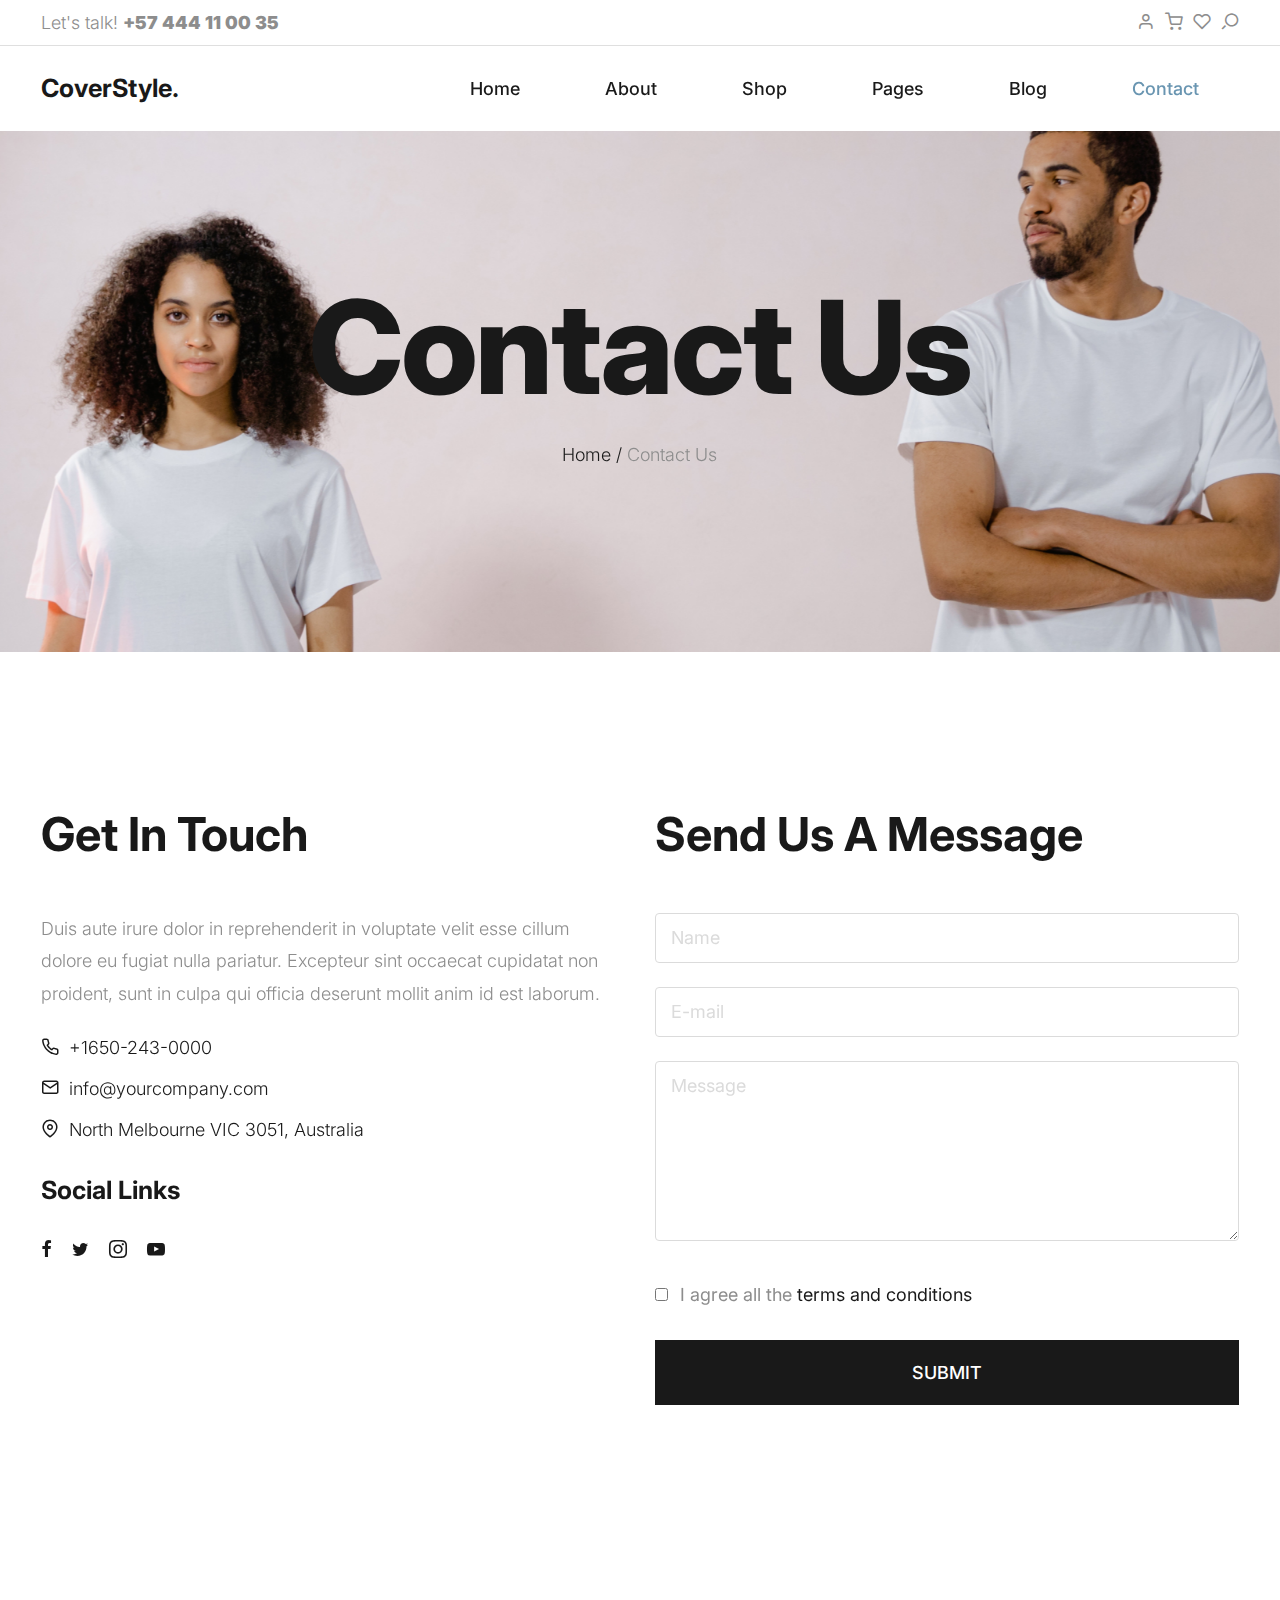
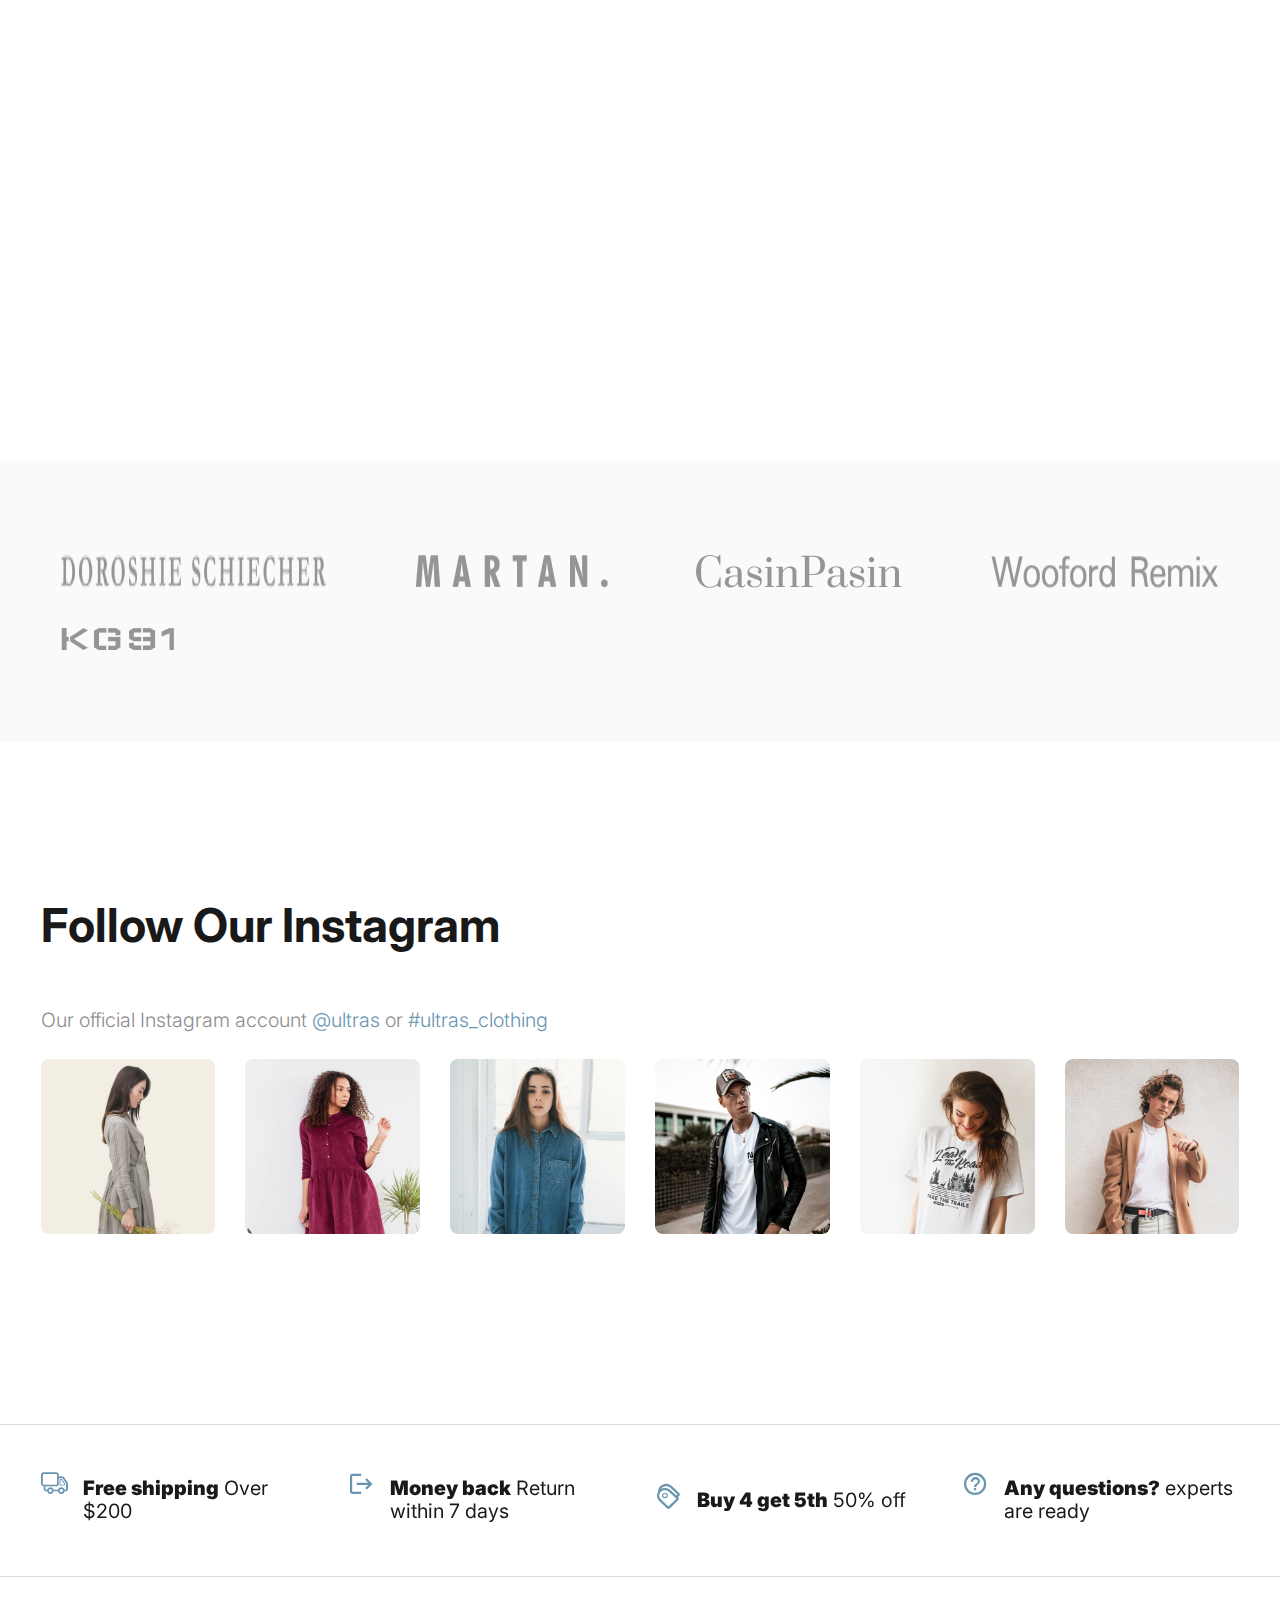
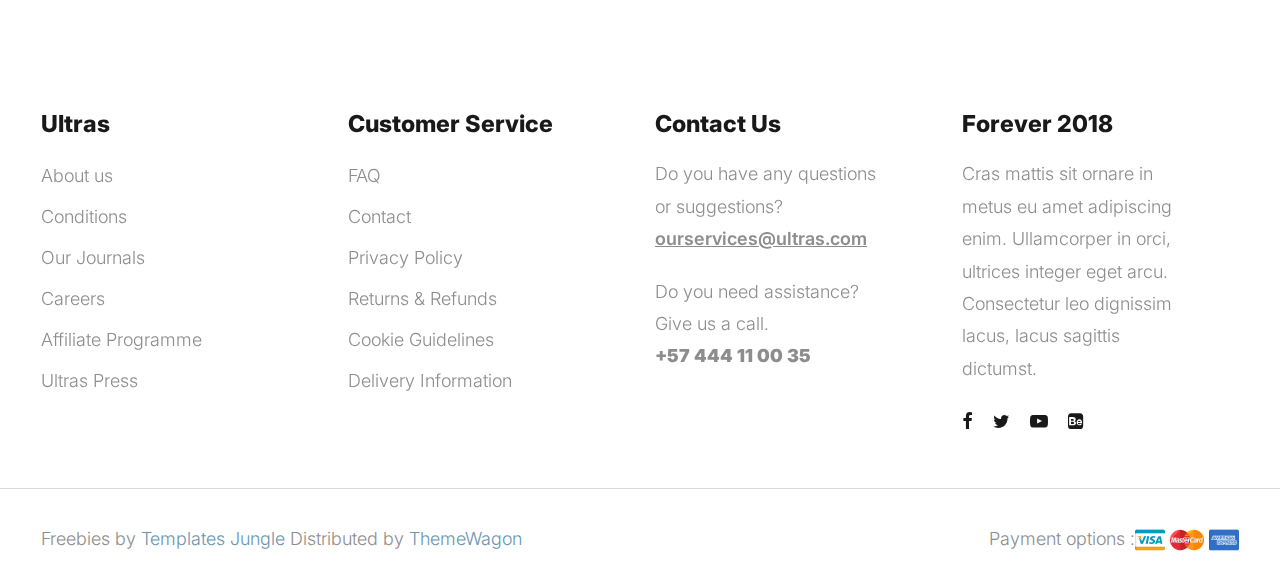
<file: contact.html>
<!DOCTYPE html>
<html lang="en">
  <head>
    <title>CoverStyle</title>
    <meta charset="utf-8">
    <meta http-equiv="X-UA-Compatible" content="IE=edge">
    <meta name="viewport" content="width=device-width, initial-scale=1.0">
    <meta name="format-detection" content="telephone=no">
    <meta name="apple-mobile-web-app-capable" content="yes">
    <meta name="author" content="">
    <meta name="keywords" content="">
    <meta name="description" content="">
    <link rel="stylesheet" type="text/css" href="css/normalize.css">
    <link rel="stylesheet" type="text/css" href="icomoon/icomoon.css">
    <link rel="stylesheet" type="text/css" media="all" href="https://maxcdn.bootstrapcdn.com/font-awesome/4.7.0/css/font-awesome.min.css">
    <link rel="stylesheet" type="text/css" href="css/vendor.css">
    <link rel="stylesheet" type="text/css" href="style.css">
    <link rel="preconnect" href="https://fonts.googleapis.com">
    <link rel="preconnect" href="https://fonts.gstatic.com" crossorigin>
    <link href="https://fonts.googleapis.com/css2?family=Inter:wght@100;200;300;400;500;600;700;800;900&display=swap" rel="stylesheet">
    <!-- script
    ================================================== -->
    <script src="js/modernizr.js"></script>
  </head>
  <body>

    <div class="preloader-wrapper">
      <div class="preloader">
      </div>
    </div>

    <div class="search-popup">
      <div class="search-popup-container">

        <form role="search" method="get" class="search-form" action="">
          <input type="search" id="search-form" class="search-field" placeholder="Type and press enter" value="" name="s" />
          <button type="submit" class="search-submit"><a href="#"><i class="icon icon-search"></i></a></button>
        </form>

        <h5 class="cat-list-title">Browse Categories</h5>
        
        <ul class="cat-list">
          <li class="cat-list-item">
            <a href="shop.html" title="Men Jackets">Men Jackets</a>
          </li>
          <li class="cat-list-item">
            <a href="shop.html" title="Fashion">Fashion</a>
          </li>
          <li class="cat-list-item">
            <a href="shop.html" title="Casual Wears">Casual Wears</a>
          </li>
          <li class="cat-list-item">
            <a href="shop.html" title="Women">Women</a>
          </li>
          <li class="cat-list-item">
            <a href="shop.html" title="Trending">Trending</a>
          </li>
          <li class="cat-list-item">
            <a href="shop.html" title="Hoodie">Hoodie</a>
          </li>
          <li class="cat-list-item">
            <a href="shop.html" title="Kids">Kids</a>
          </li>
        </ul>
      </div>
    </div>
    <header id="header">
      <div id="header-wrap">
        <nav class="secondary-nav border-bottom">
          <div class="container">
            <div class="row d-flex align-items-center">
              <div class="col-md-4 header-contact">
                <p>Let's talk! <strong>+57 444 11 00 35</strong>
                </p>
              </div>
              <div class="col-md-4 shipping-purchase text-center">
              </div>
              <div class="col-md-4 col-sm-12 user-items">
                <ul class="d-flex justify-content-end list-unstyled">
                  <li>
                    <a href="login.html">
                      <i class="icon icon-user"></i>
                    </a>
                  </li>
                  <li>
                    <a href="cart.html">
                      <i class="icon icon-shopping-cart"></i>
                    </a>
                  </li>
                  <li>
                    <a href="wishlist.html">
                      <i class="icon icon-heart"></i>
                    </a>
                  </li>
                  <li class="user-items search-item pe-3">
                    <a href="#" class="search-button">
                      <i class="icon icon-search"></i>
                    </a>
                  </li>
                </ul>
              </div>
            </div>
          </div>
        </nav>
        <nav class="primary-nav ">
          <div class="container">
            <div class="row d-flex align-items-center">
              <div class="col-lg-2 col-md-2">
                <div class="main-logo">
                  <a href="index.html">
                    <h3>CoverStyle.</h3>
                  </a>
                </div>
              </div>
              <div class="col-lg-10 col-md-10">
                <div class="navbar">

                  <div id="main-nav" class="stellarnav d-flex justify-content-end right">
                    <ul class="menu-list">

                      <li class="menu-item ">
                        <a href="index.html" class="item-anchor d-flex align-item-center" data-effect="Home">Home</a>
                        
                      </li>

                      <li><a href="about.html" class="item-anchor" data-effect="About">About</a></li>

                      <li class="menu-item ">
                        <a href="shop.html" class="item-anchor d-flex align-item-center" data-effect="Shop">Shop</a>
                        
                      </li>

                      <li class="menu-item ">
                        <a href="#" class="item-anchor d-flex align-item-center" data-effect="Pages">Pages</a>
                                              </li>

                      <li class="menu-item ">
                        <a href="blog.html" class="item-anchor d-flex align-item-center" data-effect="Blog">Blog</a>
                        
                      </li>

                      <li><a href="contact.html" class="item-anchor active" data-effect="Contact">Contact</a></li>

                    </ul>
                  </div>

                </div>
              </div>
            </div>
          </div>
        </nav>
      </div>
    </header>

    <section class="site-banner jarallax padding-large" style="background: url(images/hero-image.jpg) no-repeat; background-position: top;">
      <div class="container">
        <div class="row">
          <div class="col-md-12">
            <h1 class="page-title">Contact us</h1>
            <div class="breadcrumbs">
              <span class="item">
                <a href="index.html">Home /</a>
              </span>
              <span class="item">Contact us</span>
            </div>
          </div>
        </div>
      </div>
    </section>

    <section class="contact-information padding-large">
      <div class="container">
        <div class="row">
          <div class="col-md-6">
            <div class="section-header">
              <h2 class="section-title">Get in touch</h2>
            </div>
            <div class="contact-detail">
              <div class="detail-list">
                <p>Duis aute irure dolor in reprehenderit in voluptate velit esse cillum dolore eu fugiat nulla pariatur. Excepteur sint occaecat cupidatat non proident, sunt in culpa qui officia deserunt mollit anim id est laborum.</p>
                <ul class="list-unstyled list-icon">
                  <li>
                    <a href="#"><i class="icon icon-phone"></i>+1650-243-0000</a>
                  </li>
                  <li>
                    <a href="mailto:info@yourcompany.com"><i class="icon icon-mail"></i>info@yourcompany.com</a>
                  </li>
                  <li>
                    <a href="#"><i class="icon icon-map-pin"></i>North Melbourne VIC 3051, Australia</a>
                  </li>
                </ul>
              </div>
              <div class="social-links">
                <h3>Social Links</h3>
                <ul class="d-flex list-unstyled">
                  <li><a href="#" class="icon icon-facebook"></a></li>
                  <li><a href="#" class="icon icon-twitter"></a></li>
                  <li><a href="#" class="icon icon-instagram"></a></li>
                  <li><a href="#" class="icon icon-youtube-play"></a></li>
                </ul>
              </div>
            </div>
          </div>
          <div class="col-md-6">
            <div class="contact-information">
              <div class="section-header">
                <h2 class="section-title">Send us a message</h2>
              </div>
              <form name="contactform" action="contact.php" method="post" class="contact-form">
                <div class="form-item">
                  <input type="text" minlength="2" name="name" placeholder="Name" class="u-full-width bg-light" required>
                  <input type="email" name="email" placeholder="E-mail" class="u-full-width bg-light" required>
                  <textarea class="u-full-width bg-light" name="message" placeholder="Message" style="height: 180px;" required></textarea>
                </div>
                <label>
                  <input type="checkbox" required>
                  <span class="label-body">I agree all the <a href="#">terms and conditions</a>
                  </span>
                </label>
                <button type="submit" name="submit" class="btn btn-dark btn-full btn-medium">Submit</button>
              </form>
            </div>
          </div>
        </div>
      </div>
    </section>

    <section class="google-map">
      <div class="mapouter">
        <div class="gmap_canvas">
          <iframe width="100%" height="500" id="gmap_canvas" src="https://maps.google.com/maps?q=2880%20Broadway,%20New%20York&t=&z=13&ie=UTF8&iwloc=&output=embed" frameborder="0" scrolling="no" marginheight="0" marginwidth="0"></iframe>
          <a href="https://getasearch.com/fmovies"></a>
          <br>
          <style>
            .mapouter {
              position: relative;
              text-align: right;
              height: 500px;
              width: 100%;
            }
          </style>
          <a href="https://www.embedgooglemap.net">embedgooglemap.net</a>
          <style>
            .gmap_canvas {
              overflow: hidden;
              background: none !important;
              height: 500px;
              width: 100%;
            }
          </style>
        </div>
      </div>
    </section>

    <section id="brand-collection" class="padding-medium bg-light-grey">
      <div class="container">
        <div class="d-flex flex-wrap justify-content-between">
          <img src="images/brand1.png" alt="phone" class="brand-image">
          <img src="images/brand2.png" alt="phone" class="brand-image">
          <img src="images/brand3.png" alt="phone" class="brand-image">
          <img src="images/brand4.png" alt="phone" class="brand-image">
          <img src="images/brand5.png" alt="phone" class="brand-image">
        </div>
      </div>
    </section>

    <section id="instagram" class="padding-large">
      <div class="container">
        <div class="section-header">
          <h2 class="section-title">Follow our instagram</h2>
        </div>
        <p>Our official Instagram account <a href="#">@ultras</a> or <a href="#">#ultras_clothing</a>
        </p>
        <div class="row d-flex flex-wrap justify-content-between">
          <div class="col-lg-2 col-md-4 col-sm-6">
            <figure class="zoom-effect">
              <img src="images/insta-image1.jpg" alt="instagram" class="insta-image">
              <i class="icon icon-instagram"></i>
            </figure>
          </div>
          <div class="col-lg-2 col-md-4 col-sm-6">
            <figure class="zoom-effect">
              <img src="images/insta-image2.jpg" alt="instagram" class="insta-image">
              <i class="icon icon-instagram"></i>
            </figure>
          </div>
          <div class="col-lg-2 col-md-4 col-sm-6">
            <figure class="zoom-effect">
              <img src="images/insta-image3.jpg" alt="instagram" class="insta-image">
              <i class="icon icon-instagram"></i>
            </figure>
          </div>
          <div class="col-lg-2 col-md-4 col-sm-6">
            <figure class="zoom-effect">
              <img src="images/insta-image4.jpg" alt="instagram" class="insta-image">
              <i class="icon icon-instagram"></i>
            </figure>
          </div>
          <div class="col-lg-2 col-md-4 col-sm-6">
            <figure class="zoom-effect">
              <img src="images/insta-image5.jpg" alt="instagram" class="insta-image">
              <i class="icon icon-instagram"></i>
            </figure>
          </div>
          <div class="col-lg-2 col-md-4 col-sm-6">
            <figure class="zoom-effect">
              <img src="images/insta-image6.jpg" alt="instagram" class="insta-image">
              <i class="icon icon-instagram"></i>
            </figure>
          </div>
        </div>          
      </div>
    </section>

    <section id="shipping-information">
      <hr>
      <div class="container">
        <div class="row d-flex flex-wrap align-items-center justify-content-between">
          <div class="col-md-3 col-sm-6">
            <div class="icon-box">
              <i class="icon icon-truck"></i>
              <h4 class="block-title">
                <strong>Free shipping</strong> Over $200
              </h4>
            </div>
          </div>
          <div class="col-md-3 col-sm-6">
            <div class="icon-box">
              <i class="icon icon-return"></i>
              <h4 class="block-title">
                <strong>Money back</strong> Return within 7 days
              </h4>
            </div>
          </div>
          <div class="col-md-3 col-sm-6">
            <div class="icon-box">
              <i class="icon icon-tags1"></i>
              <h4 class="block-title">
                <strong>Buy 4 get 5th</strong> 50% off
              </h4>
            </div>
          </div>
          <div class="col-md-3 col-sm-6">
            <div class="icon-box">
              <i class="icon icon-help_outline"></i>
              <h4 class="block-title">
                <strong>Any questions?</strong> experts are ready
              </h4>
            </div>
          </div>
        </div>
      </div>
      <hr>
    </section>

    <footer id="footer">
      <div class="container">
        <div class="footer-menu-list">
          <div class="row d-flex flex-wrap justify-content-between">
            <div class="col-lg-3 col-md-6 col-sm-6">
              <div class="footer-menu">
                <h5 class="widget-title">Ultras</h5>
                <ul class="menu-list list-unstyled">
                  <li class="menu-item">
                    <a href="about.html">About us</a>
                  </li>
                  <li class="menu-item">
                    <a href="#">Conditions </a>
                  </li>
                  <li class="menu-item">
                    <a href="blog.html">Our Journals</a>
                  </li>
                  <li class="menu-item">
                    <a href="#">Careers</a>
                  </li>
                  <li class="menu-item">
                    <a href="#">Affiliate Programme</a>
                  </li>
                  <li class="menu-item">
                    <a href="#">Ultras Press</a>
                  </li>
                </ul>
              </div>
            </div>
            <div class="col-lg-3 col-md-6 col-sm-6">
              <div class="footer-menu">
                <h5 class="widget-title">Customer Service</h5>
                <ul class="menu-list list-unstyled">
                  <li class="menu-item">
                    <a href="faqs.html">FAQ</a>
                  </li>
                  <li class="menu-item">
                    <a href="contact.html">Contact</a>
                  </li>
                  <li class="menu-item">
                    <a href="#">Privacy Policy</a>
                  </li>
                  <li class="menu-item">
                    <a href="#">Returns & Refunds</a>
                  </li>
                  <li class="menu-item">
                    <a href="#">Cookie Guidelines</a>
                  </li>
                  <li class="menu-item">
                    <a href="#">Delivery Information</a>
                  </li>
                </ul>
              </div>
            </div>
            <div class="col-lg-3 col-md-6 col-sm-6">
              <div class="footer-menu">
                <h5 class="widget-title">Contact Us</h5>
                <p>Do you have any questions or suggestions? <a href="#" class="email">ourservices@ultras.com</a>
                </p>
                <p>Do you need assistance? Give us a call. <br>
                  <strong>+57 444 11 00 35</strong>
                </p>
              </div>
            </div>
            <div class="col-lg-3 col-md-6 col-sm-6">
              <div class="footer-menu">
                <h5 class="widget-title">Forever 2018</h5>
                <p>Cras mattis sit ornare in metus eu amet adipiscing enim. Ullamcorper in orci, ultrices integer eget arcu. Consectetur leo dignissim lacus, lacus sagittis dictumst.</p>
                <div class="social-links">
                  <ul class="d-flex list-unstyled">
                    <li>
                      <a href="#">
                        <i class="icon icon-facebook"></i>
                      </a>
                    </li>
                    <li>
                      <a href="#">
                        <i class="icon icon-twitter"></i>
                      </a>
                    </li>
                    <li>
                      <a href="#">
                        <i class="icon icon-youtube-play"></i>
                      </a>
                    </li>
                    <li>
                      <a href="#">
                        <i class="icon icon-behance-square"></i>
                      </a>
                    </li>
                  </ul>
                </div>
              </div>
            </div>
          </div>
        </div>
      </div>
      <hr>
    </footer>

    <div id="footer-bottom">
      <div class="container">
        <div class="d-flex align-items-center flex-wrap justify-content-between">
          <div class="copyright">
            <p>Freebies by <a href="https://templatesjungle.com/">Templates Jungle</a> Distributed by <a href="https://themewagon.com">ThemeWagon</a>
            </p>
          </div>
          <div class="payment-method">
            <p>Payment options :</p>
            <div class="card-wrap">
              <img src="images/visa-icon.jpg" alt="visa">
              <img src="images/mastercard.png" alt="mastercard">
              <img src="images/american-express.jpg" alt="american-express">
            </div>
          </div>
        </div>
      </div>
    </div>

    <script src="js/jquery-1.11.0.min.js"></script>
    <script src="js/plugins.js"></script>
    <script src="js/script.js"></script>
  </body>
</html>
</file>
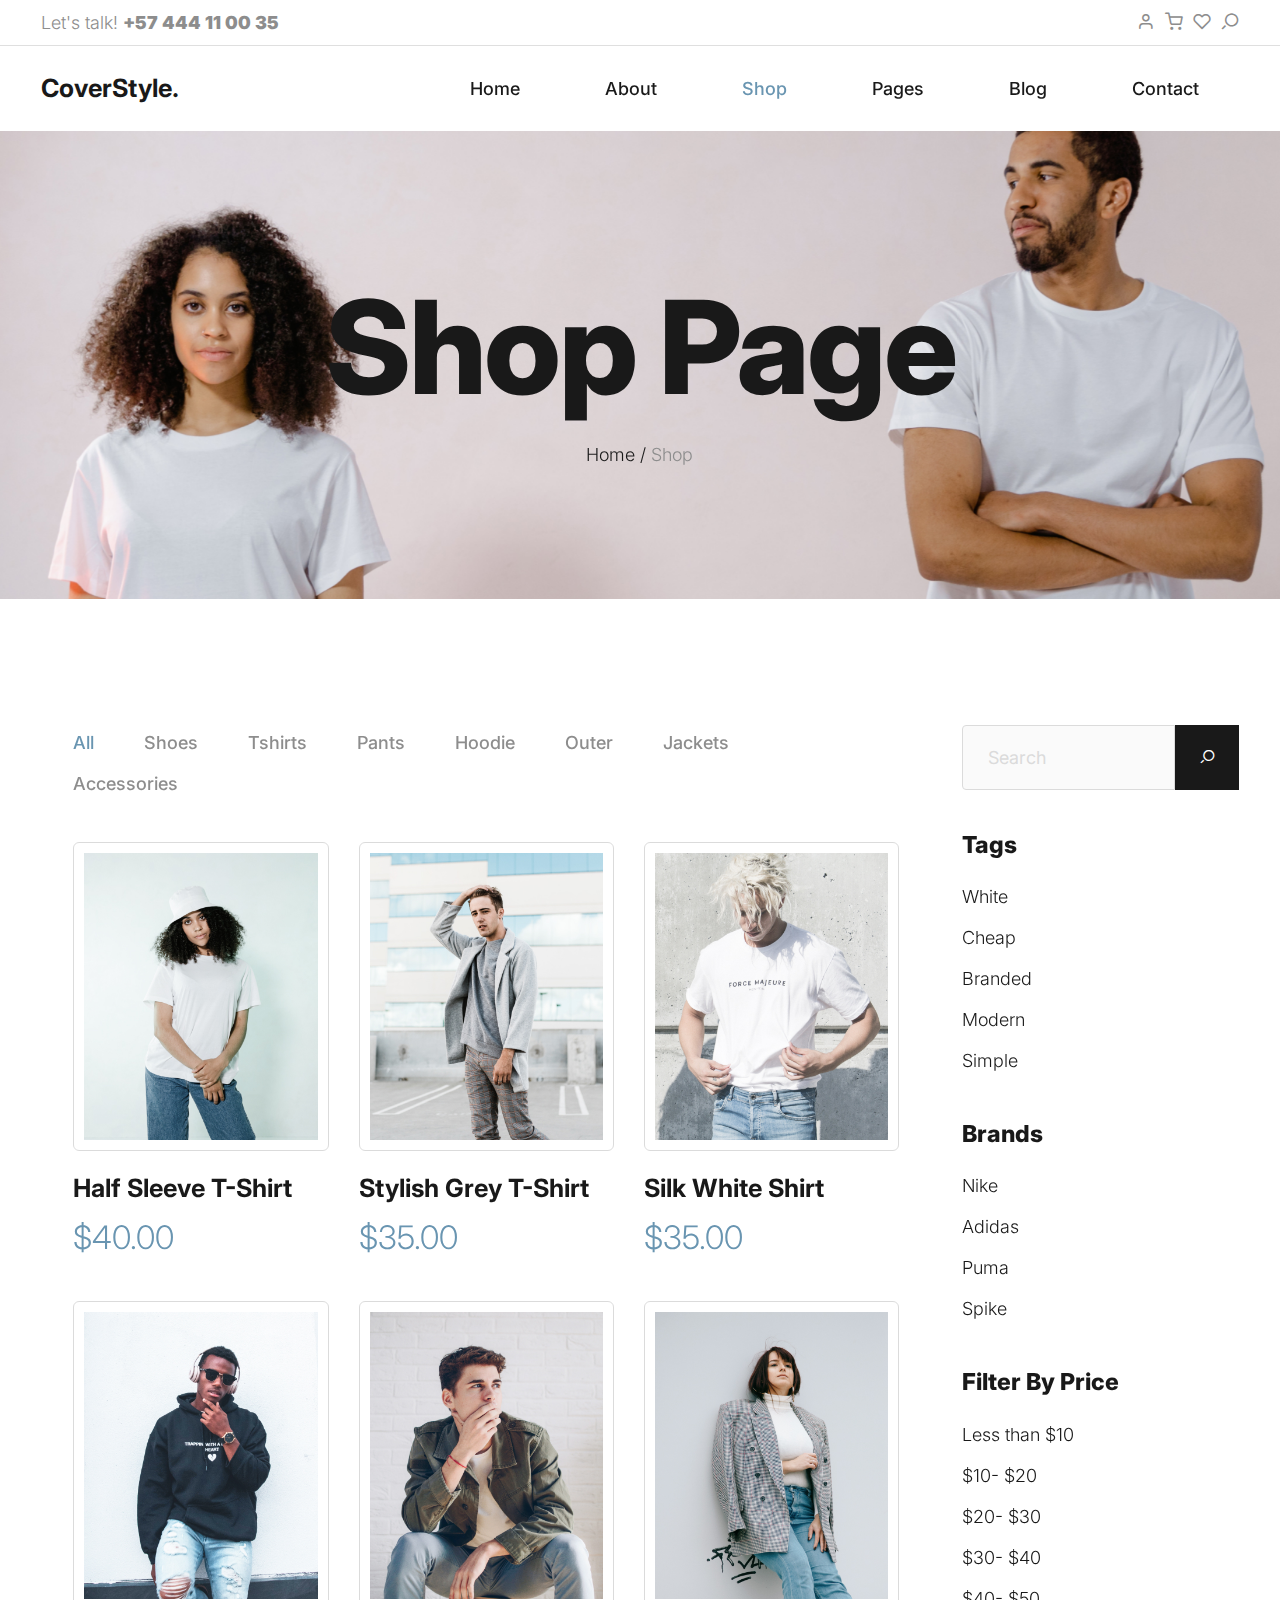
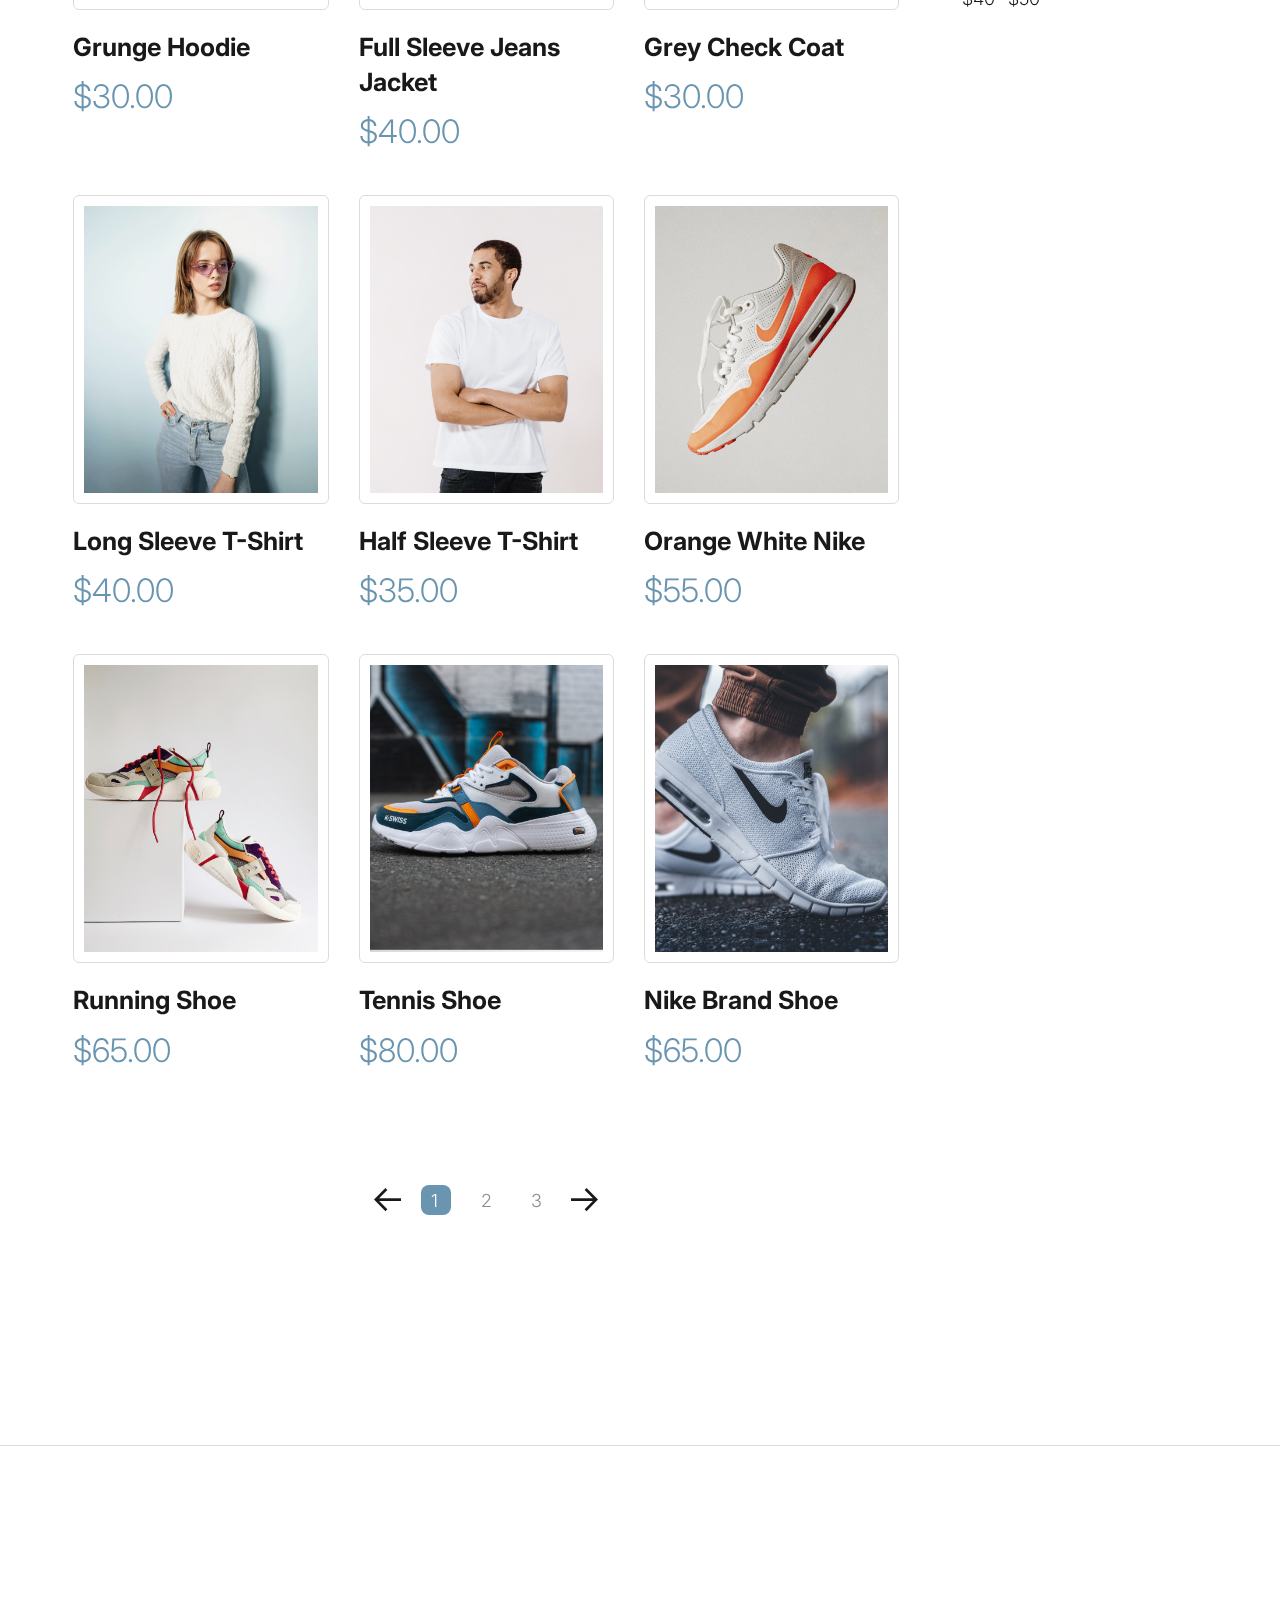
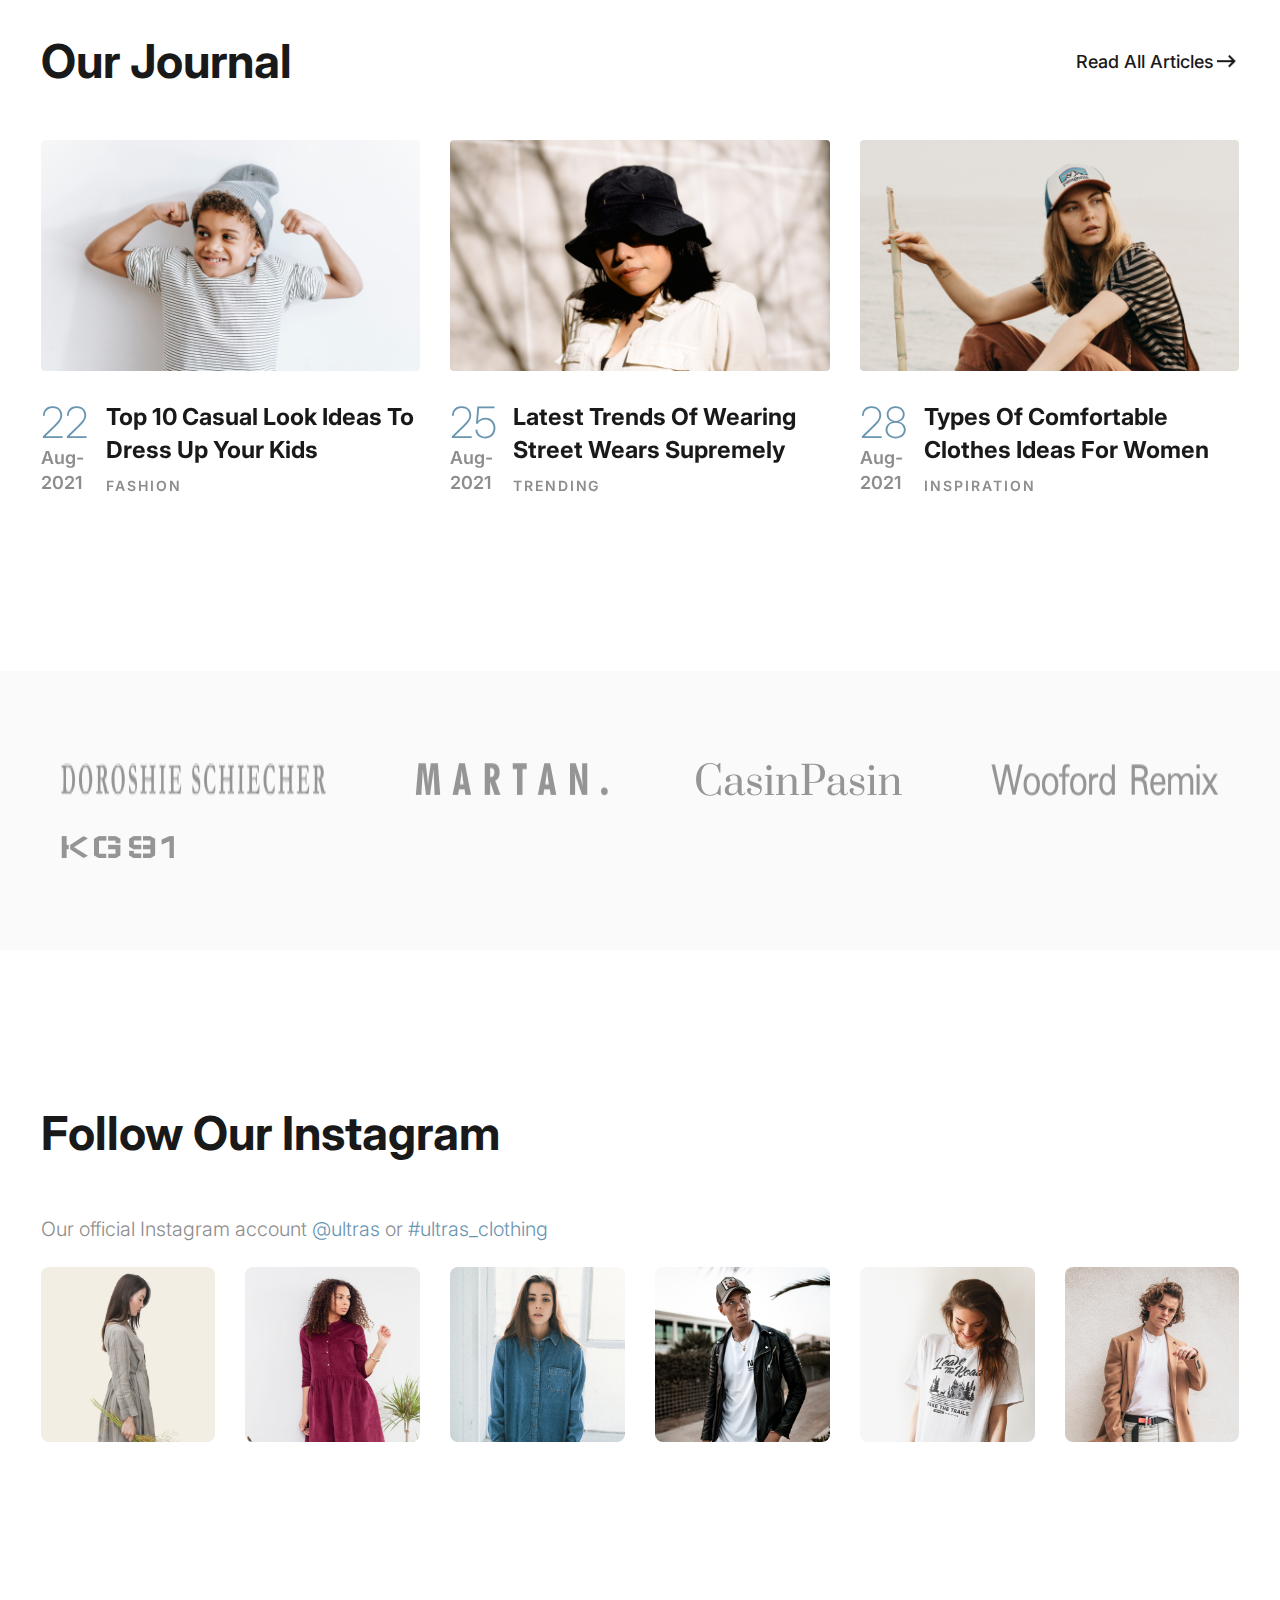
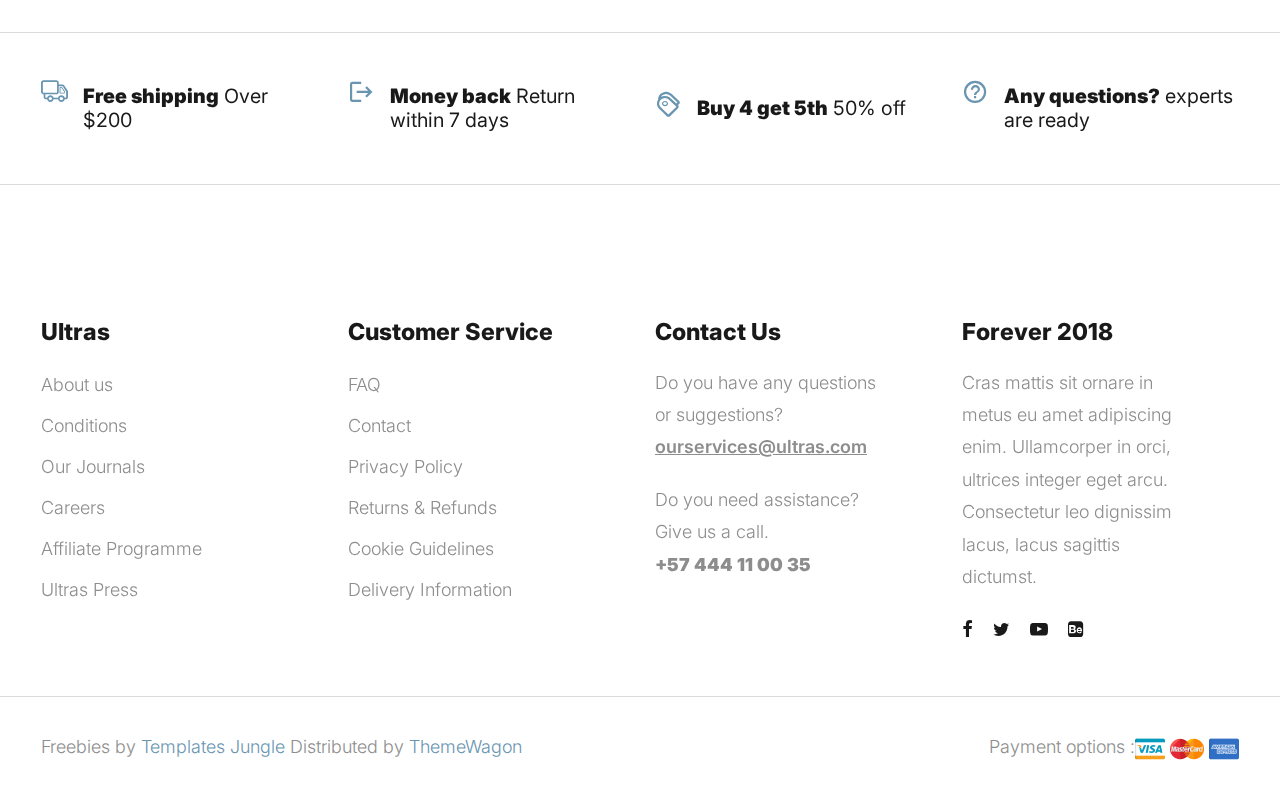
<file: shop.html>
<!DOCTYPE html>
<html lang="en">
  <head>
    <title>CoverStyle</title>
    <meta charset="utf-8">
    <meta http-equiv="X-UA-Compatible" content="IE=edge">
    <meta name="viewport" content="width=device-width, initial-scale=1.0">
    <meta name="format-detection" content="telephone=no">
    <meta name="apple-mobile-web-app-capable" content="yes">
    <meta name="author" content="">
    <meta name="keywords" content="">
    <meta name="description" content="">
    <link rel="stylesheet" type="text/css" href="css/normalize.css">
    <link rel="stylesheet" type="text/css" href="icomoon/icomoon.css">
    <link rel="stylesheet" type="text/css" media="all" href="https://maxcdn.bootstrapcdn.com/font-awesome/4.7.0/css/font-awesome.min.css">
    <link rel="stylesheet" type="text/css" href="css/vendor.css">
    <link rel="stylesheet" type="text/css" href="style.css">
    <link rel="preconnect" href="https://fonts.googleapis.com">
    <link rel="preconnect" href="https://fonts.gstatic.com" crossorigin>
    <link href="https://fonts.googleapis.com/css2?family=Inter:wght@100;200;300;400;500;600;700;800;900&display=swap" rel="stylesheet">
    <!-- script
    ================================================== -->
    <script src="js/modernizr.js"></script>
  </head>
  <body>

    <div class="preloader-wrapper">
      <div class="preloader">
      </div>
    </div>

    <div class="search-popup">
      <div class="search-popup-container">

        <form role="search" method="get" class="search-form" action="">
          <input type="search" id="search-form" class="search-field" placeholder="Type and press enter" value="" name="s" />
          <button type="submit" class="search-submit"><a href="#"><i class="icon icon-search"></i></a></button>
        </form>

        <h5 class="cat-list-title">Browse Categories</h5>
        
        <ul class="cat-list">
          <li class="cat-list-item">
            <a href="shop.html" title="Men Jackets">Men Jackets</a>
          </li>
          <li class="cat-list-item">
            <a href="shop.html" title="Fashion">Fashion</a>
          </li>
          <li class="cat-list-item">
            <a href="shop.html" title="Casual Wears">Casual Wears</a>
          </li>
          <li class="cat-list-item">
            <a href="shop.html" title="Women">Women</a>
          </li>
          <li class="cat-list-item">
            <a href="shop.html" title="Trending">Trending</a>
          </li>
          <li class="cat-list-item">
            <a href="shop.html" title="Hoodie">Hoodie</a>
          </li>
          <li class="cat-list-item">
            <a href="shop.html" title="Kids">Kids</a>
          </li>
        </ul>
      </div>
    </div>
    <header id="header">
      <div id="header-wrap">
        <nav class="secondary-nav border-bottom">
          <div class="container">
            <div class="row d-flex align-items-center">
              <div class="col-md-4 header-contact">
                <p>Let's talk! <strong>+57 444 11 00 35</strong>
                </p>
              </div>
              <div class="col-md-4 shipping-purchase text-center">
             
              </div>
              <div class="col-md-4 col-sm-12 user-items">
                <ul class="d-flex justify-content-end list-unstyled">
                  <li>
                    <a href="login.html">
                      <i class="icon icon-user"></i>
                    </a>
                  </li>
                  <li>
                    <a href="cart.html">
                      <i class="icon icon-shopping-cart"></i>
                    </a>
                  </li>
                  <li>
                    <a href="wishlist.html">
                      <i class="icon icon-heart"></i>
                    </a>
                  </li>
                  <li class="user-items search-item pe-3">
                    <a href="#" class="search-button">
                      <i class="icon icon-search"></i>
                    </a>
                  </li>
                </ul>
              </div>
            </div>
          </div>
        </nav>
        <nav class="primary-nav ">
          <div class="container">
            <div class="row d-flex align-items-center">
              <div class="col-lg-2 col-md-2">
                <div class="main-logo">
                  <a href="index.html">
                    <h3>CoverStyle.</h3>
                  </a>
                </div>
              </div>
              <div class="col-lg-10 col-md-10">
                <div class="navbar">

                  <div id="main-nav" class="stellarnav d-flex justify-content-end right">
                    <ul class="menu-list">

                      <li class="menu-item ">
                        <a href="index.html" class="item-anchor d-flex align-item-center" data-effect="Home">Home</a>
                        
                      </li>

                      <li><a href="about.html" class="item-anchor" data-effect="About">About</a></li>

                      <li class="menu-item ">
                        <a href="shop.html" class="item-anchor active d-flex align-item-center" data-effect="Shop">Shop</a>
                        
                      </li>

                      <li class="menu-item ">
                        <a href="#" class="item-anchor d-flex align-item-center" data-effect="Pages">Pages</a>
                        
                      </li>

                      <li class="menu-item ">
                        <a href="blog.html" class="item-anchor d-flex align-item-center" data-effect="Blog">Blog</a>
                        
                      </li>

                      <li><a href="contact.html" class="item-anchor" data-effect="Contact">Contact</a></li>

                    </ul>
                  </div>

                </div>
              </div>
            </div>
          </div>
        </nav>
      </div>
    </header>

    <section class="site-banner jarallax min-height300 padding-large" style="background: url(images/hero-image.jpg) no-repeat; background-position: top;">
      <div class="container">
        <div class="row">
          <div class="col-md-12">
            <h1 class="page-title">Shop page</h1>
            <div class="breadcrumbs">
              <span class="item">
                <a href="index.html">Home /</a>
              </span>
              <span class="item">Shop</span>
            </div>
          </div>
        </div>
      </div>
    </section>

    <div class="shopify-grid padding-large">
      <div class="container">
        <div class="row">

          <section id="selling-products" class="col-md-9 product-store">
            <div class="container">
              <ul class="tabs list-unstyled">
                <li data-tab-target="#all" class="active tab">All</li>
                <li data-tab-target="#shoes" class="tab">Shoes</li>
                <li data-tab-target="#tshirts" class="tab">Tshirts</li>
                <li data-tab-target="#pants" class="tab">Pants</li>
                <li data-tab-target="#hoodie" class="tab">Hoodie</li>
                <li data-tab-target="#outer" class="tab">Outer</li>
                <li data-tab-target="#jackets" class="tab">Jackets</li>
                <li data-tab-target="#accessories" class="tab">Accessories</li>
              </ul>
              <div class="tab-content">
                <div id="all" data-tab-content class="active">
                  <div class="row d-flex flex-wrap">
                    <div class="product-item col-lg-4 col-md-6 col-sm-6">
                      <div class="image-holder">
                        <img src="images/selling-products1.jpg" alt="Books" class="product-image">
                      </div>
                      <div class="cart-concern">
                        <div class="cart-button d-flex justify-content-between align-items-center">
                          <button type="button" class="btn-wrap cart-link d-flex align-items-center">add to cart <i class="icon icon-arrow-io"></i>
                          </button>
                          <button type="button" class="view-btn tooltip
                              d-flex">
                            <i class="icon icon-screen-full"></i>
                            <span class="tooltip-text">Quick view</span>
                          </button>
                          <button type="button" class="wishlist-btn">
                            <i class="icon icon-heart"></i>
                          </button>
                        </div>
                      </div>
                      <div class="product-detail">
                        <h3 class="product-title">
                          <a href="single-product.html">Half sleeve T-shirt</a>
                        </h3>
                        <div class="item-price text-primary">$40.00</div>
                      </div>
                    </div>
                    <div class="product-item col-lg-4 col-md-6 col-sm-6">
                      <div class="image-holder">
                        <img src="images/selling-products2.jpg" alt="Books" class="product-image">
                      </div>
                      <div class="cart-concern">
                        <div class="cart-button d-flex justify-content-between align-items-center">
                          <button type="button" class="btn-wrap cart-link d-flex align-items-center">add to cart <i class="icon icon-arrow-io"></i>
                          </button>
                          <button type="button" class="view-btn tooltip
                              d-flex">
                            <i class="icon icon-screen-full"></i>
                            <span class="tooltip-text">Quick view</span>
                          </button>
                          <button type="button" class="wishlist-btn">
                            <i class="icon icon-heart"></i>
                          </button>
                        </div>
                      </div>
                      <div class="product-detail">
                        <h3 class="product-title">
                          <a href="single-product.html">Stylish Grey T-shirt</a>
                        </h3>
                        <div class="item-price text-primary">$35.00</div>
                      </div>
                    </div>
                    <div class="product-item col-lg-4 col-md-6 col-sm-6">
                      <div class="image-holder">
                        <img src="images/selling-products3.jpg" alt="Books" class="product-image">
                      </div>
                      <div class="cart-concern">
                        <div class="cart-button d-flex justify-content-between align-items-center">
                          <button type="button" class="btn-wrap cart-link d-flex align-items-center">add to cart <i class="icon icon-arrow-io"></i>
                          </button>
                          <button type="button" class="view-btn tooltip
                              d-flex">
                            <i class="icon icon-screen-full"></i>
                            <span class="tooltip-text">Quick view</span>
                          </button>
                          <button type="button" class="wishlist-btn">
                            <i class="icon icon-heart"></i>
                          </button>
                        </div>
                      </div>
                      <div class="product-detail">
                        <h3 class="product-title">
                          <a href="single-product.html">Silk White Shirt</a>
                        </h3>
                        <div class="item-price text-primary">$35.00</div>
                      </div>
                    </div>
                    <div class="product-item col-lg-4 col-md-6 col-sm-6">
                      <div class="image-holder">
                        <img src="images/selling-products4.jpg" alt="Books" class="product-image">
                      </div>
                      <div class="cart-concern">
                        <div class="cart-button d-flex justify-content-between align-items-center">
                          <button type="button" class="btn-wrap cart-link d-flex align-items-center">add to cart <i class="icon icon-arrow-io"></i>
                          </button>
                          <button type="button" class="view-btn tooltip
                              d-flex">
                            <i class="icon icon-screen-full"></i>
                            <span class="tooltip-text">Quick view</span>
                          </button>
                          <button type="button" class="wishlist-btn">
                            <i class="icon icon-heart"></i>
                          </button>
                        </div>
                      </div>
                      <div class="product-detail">
                        <h3 class="product-title">
                          <a href="single-product.html">Grunge Hoodie</a>
                        </h3>
                        <div class="item-price text-primary">$30.00</div>
                      </div>
                    </div>
                    <div class="product-item col-lg-4 col-md-6 col-sm-6">
                      <div class="image-holder">
                        <img src="images/selling-products5.jpg" alt="Books" class="product-image">
                      </div>
                      <div class="cart-concern">
                        <div class="cart-button d-flex justify-content-between align-items-center">
                          <button type="button" class="btn-wrap cart-link d-flex align-items-center">add to cart <i class="icon icon-arrow-io"></i>
                          </button>
                          <button type="button" class="view-btn tooltip
                              d-flex">
                            <i class="icon icon-screen-full"></i>
                            <span class="tooltip-text">Quick view</span>
                          </button>
                          <button type="button" class="wishlist-btn">
                            <i class="icon icon-heart"></i>
                          </button>
                        </div>
                      </div>
                      <div class="product-detail">
                        <h3 class="product-title">
                          <a href="single-product.html">Full sleeve Jeans jacket</a>
                        </h3>
                        <div class="item-price text-primary">$40.00</div>
                      </div>
                    </div>
                    <div class="product-item col-lg-4 col-md-6 col-sm-6">
                      <div class="image-holder">
                        <img src="images/selling-products6.jpg" alt="Books" class="product-image">
                      </div>
                      <div class="cart-concern">
                        <div class="cart-button d-flex justify-content-between align-items-center">
                          <button type="button" class="btn-wrap cart-link d-flex align-items-center">add to cart <i class="icon icon-arrow-io"></i>
                          </button>
                          <button type="button" class="view-btn tooltip
                              d-flex">
                            <i class="icon icon-screen-full"></i>
                            <span class="tooltip-text">Quick view</span>
                          </button>
                          <button type="button" class="wishlist-btn">
                            <i class="icon icon-heart"></i>
                          </button>
                        </div>
                      </div>
                      <div class="product-detail">
                        <h3 class="product-title">
                          <a href="single-product.html">Grey Check Coat</a>
                        </h3>
                        <div class="item-price text-primary">$30.00</div>
                      </div>
                    </div>
                    <div class="product-item col-lg-4 col-md-6 col-sm-6">
                      <div class="image-holder">
                        <img src="images/selling-products7.jpg" alt="Books" class="product-image">
                      </div>
                      <div class="cart-concern">
                        <div class="cart-button d-flex justify-content-between align-items-center">
                          <button type="button" class="btn-wrap cart-link d-flex align-items-center">add to cart <i class="icon icon-arrow-io"></i>
                          </button>
                          <button type="button" class="view-btn tooltip
                              d-flex">
                            <i class="icon icon-screen-full"></i>
                            <span class="tooltip-text">Quick view</span>
                          </button>
                          <button type="button" class="wishlist-btn">
                            <i class="icon icon-heart"></i>
                          </button>
                        </div>
                      </div>
                      <div class="product-detail">
                        <h3 class="product-title">
                          <a href="single-product.html">Long Sleeve T-shirt</a>
                        </h3>
                        <div class="item-price text-primary">$40.00</div>
                      </div>
                    </div>
                    <div class="product-item col-lg-4 col-md-6 col-sm-6">
                      <div class="image-holder">
                        <img src="images/selling-products8.jpg" alt="Books" class="product-image">
                      </div>
                      <div class="cart-concern">
                        <div class="cart-button d-flex justify-content-between align-items-center">
                          <button type="button" class="btn-wrap cart-link d-flex align-items-center">add to cart <i class="icon icon-arrow-io"></i>
                          </button>
                          <button type="button" class="view-btn tooltip
                              d-flex">
                            <i class="icon icon-screen-full"></i>
                            <span class="tooltip-text">Quick view</span>
                          </button>
                          <button type="button" class="wishlist-btn">
                            <i class="icon icon-heart"></i>
                          </button>
                        </div>
                      </div>
                      <div class="product-detail">
                        <h3 class="product-title">
                          <a href="single-product.html">Half Sleeve T-shirt</a>
                        </h3>
                        <div class="item-price text-primary">$35.00</div>
                      </div>
                    </div>
                    <div class="product-item col-lg-4 col-md-6 col-sm-6">
                      <div class="image-holder">
                        <img src="images/selling-products13.jpg" alt="Books" class="product-image">
                      </div>
                      <div class="cart-concern">
                        <div class="cart-button d-flex justify-content-between align-items-center">
                          <button type="button" class="btn-wrap cart-link d-flex align-items-center">add to cart <i class="icon icon-arrow-io"></i>
                          </button>
                          <button type="button" class="view-btn tooltip
                              d-flex">
                            <i class="icon icon-screen-full"></i>
                            <span class="tooltip-text">Quick view</span>
                          </button>
                          <button type="button" class="wishlist-btn">
                            <i class="icon icon-heart"></i>
                          </button>
                        </div>
                      </div>
                      <div class="product-detail">
                        <h3 class="product-title">
                          <a href="single-product.html">Orange white Nike</a>
                        </h3>
                        <div class="item-price text-primary">$55.00</div>
                      </div>
                    </div>
                    <div class="product-item col-lg-4 col-md-6 col-sm-6">
                      <div class="image-holder">
                        <img src="images/selling-products14.jpg" alt="Books" class="product-image">
                      </div>
                      <div class="cart-concern">
                        <div class="cart-button d-flex justify-content-between align-items-center">
                          <button type="button" class="btn-wrap cart-link d-flex align-items-center">add to cart <i class="icon icon-arrow-io"></i>
                          </button>
                          <button type="button" class="view-btn tooltip
                              d-flex">
                            <i class="icon icon-screen-full"></i>
                            <span class="tooltip-text">Quick view</span>
                          </button>
                          <button type="button" class="wishlist-btn">
                            <i class="icon icon-heart"></i>
                          </button>
                        </div>
                      </div>
                      <div class="product-detail">
                        <h3 class="product-title">
                          <a href="single-product.html">Running Shoe</a>
                        </h3>
                        <div class="item-price text-primary">$65.00</div>
                      </div>
                    </div>
                    <div class="product-item col-lg-4 col-md-6 col-sm-6">
                      <div class="image-holder">
                        <img src="images/selling-products15.jpg" alt="Books" class="product-image">
                      </div>
                      <div class="cart-concern">
                        <div class="cart-button d-flex justify-content-between align-items-center">
                          <button type="button" class="btn-wrap cart-link d-flex align-items-center">add to cart <i class="icon icon-arrow-io"></i>
                          </button>
                          <button type="button" class="view-btn tooltip
                              d-flex">
                            <i class="icon icon-screen-full"></i>
                            <span class="tooltip-text">Quick view</span>
                          </button>
                          <button type="button" class="wishlist-btn">
                            <i class="icon icon-heart"></i>
                          </button>
                        </div>
                      </div>
                      <div class="product-detail">
                        <h3 class="product-title">
                          <a href="single-product.html">Tennis Shoe</a>
                        </h3>
                        <div class="item-price text-primary">$80.00</div>
                      </div>
                    </div>
                    <div class="product-item col-lg-4 col-md-6 col-sm-6">
                      <div class="image-holder">
                        <img src="images/selling-products16.jpg" alt="Books" class="product-image">
                      </div>
                      <div class="cart-concern">
                        <div class="cart-button d-flex justify-content-between align-items-center">
                          <button type="button" class="btn-wrap cart-link d-flex align-items-center">add to cart <i class="icon icon-arrow-io"></i>
                          </button>
                          <button type="button" class="view-btn tooltip
                              d-flex">
                            <i class="icon icon-screen-full"></i>
                            <span class="tooltip-text">Quick view</span>
                          </button>
                          <button type="button" class="wishlist-btn">
                            <i class="icon icon-heart"></i>
                          </button>
                        </div>
                      </div>
                      <div class="product-detail">
                        <h3 class="product-title">
                          <a href="single-product.html">Nike Brand Shoe</a>
                        </h3>
                        <div class="item-price text-primary">$65.00</div>
                      </div>
                    </div>
                  </div>
                </div>
                <div id="shoes" data-tab-content>
                  <div class="row d-flex flex-wrap">
                    <div class="product-item col-lg-4 col-md-6 col-sm-6">
                      <div class="image-holder">
                        <img src="images/selling-products13.jpg" alt="Books" class="product-image">
                      </div>
                      <div class="cart-concern">
                        <div class="cart-button d-flex justify-content-between align-items-center">
                          <button type="button" class="btn-wrap cart-link d-flex align-items-center">add to cart <i class="icon icon-arrow-io"></i>
                          </button>
                          <button type="button" class="view-btn tooltip
                              d-flex">
                            <i class="icon icon-screen-full"></i>
                            <span class="tooltip-text">Quick view</span>
                          </button>
                          <button type="button" class="wishlist-btn">
                            <i class="icon icon-heart"></i>
                          </button>
                        </div>
                      </div>
                      <div class="product-detail">
                        <h3 class="product-title">
                          <a href="single-product.html">Orange white Nike</a>
                        </h3>
                        <div class="item-price text-primary">$55.00</div>
                      </div>
                    </div>
                    <div class="product-item col-lg-4 col-md-6 col-sm-6">
                      <div class="image-holder">
                        <img src="images/selling-products14.jpg" alt="Books" class="product-image">
                      </div>
                      <div class="cart-concern">
                        <div class="cart-button d-flex justify-content-between align-items-center">
                          <button type="button" class="btn-wrap cart-link d-flex align-items-center">add to cart <i class="icon icon-arrow-io"></i>
                          </button>
                          <button type="button" class="view-btn tooltip
                              d-flex">
                            <i class="icon icon-screen-full"></i>
                            <span class="tooltip-text">Quick view</span>
                          </button>
                          <button type="button" class="wishlist-btn">
                            <i class="icon icon-heart"></i>
                          </button>
                        </div>
                      </div>
                      <div class="product-detail">
                        <h3 class="product-title">
                          <a href="single-product.html">Running Shoe</a>
                        </h3>
                        <div class="item-price text-primary">$65.00</div>
                      </div>
                    </div>
                    <div class="product-item col-lg-4 col-md-6 col-sm-6">
                      <div class="image-holder">
                        <img src="images/selling-products15.jpg" alt="Books" class="product-image">
                      </div>
                      <div class="cart-concern">
                        <div class="cart-button d-flex justify-content-between align-items-center">
                          <button type="button" class="btn-wrap cart-link d-flex align-items-center">add to cart <i class="icon icon-arrow-io"></i>
                          </button>
                          <button type="button" class="view-btn tooltip
                              d-flex">
                            <i class="icon icon-screen-full"></i>
                            <span class="tooltip-text">Quick view</span>
                          </button>
                          <button type="button" class="wishlist-btn">
                            <i class="icon icon-heart"></i>
                          </button>
                        </div>
                      </div>
                      <div class="product-detail">
                        <h3 class="product-title">
                          <a href="single-product.html">Tennis Shoe</a>
                        </h3>
                        <div class="item-price text-primary">$80.00</div>
                      </div>
                    </div>
                    <div class="product-item col-lg-4 col-md-6 col-sm-6">
                      <div class="image-holder">
                        <img src="images/selling-products16.jpg" alt="Books" class="product-image">
                      </div>
                      <div class="cart-concern">
                        <div class="cart-button d-flex justify-content-between align-items-center">
                          <button type="button" class="btn-wrap cart-link d-flex align-items-center">add to cart <i class="icon icon-arrow-io"></i>
                          </button>
                          <button type="button" class="view-btn tooltip
                              d-flex">
                            <i class="icon icon-screen-full"></i>
                            <span class="tooltip-text">Quick view</span>
                          </button>
                          <button type="button" class="wishlist-btn">
                            <i class="icon icon-heart"></i>
                          </button>
                        </div>
                      </div>
                      <div class="product-detail">
                        <h3 class="product-title">
                          <a href="single-product.html">Nike Brand Shoe</a>
                        </h3>
                        <div class="item-price text-primary">$65.00</div>
                      </div>
                    </div>
                  </div>
                </div>
                <div id="tshirts" data-tab-content>
                  <div class="row d-flex flex-wrap">
                    <div class="product-item col-lg-4 col-md-6 col-sm-6">
                      <div class="image-holder">
                        <img src="images/selling-products3.jpg" alt="Books" class="product-image">
                      </div>
                      <div class="cart-concern">
                        <div class="cart-button d-flex justify-content-between align-items-center">
                          <button type="button" class="btn-wrap cart-link d-flex align-items-center">add to cart <i class="icon icon-arrow-io"></i>
                          </button>
                          <button type="button" class="view-btn tooltip
                              d-flex">
                            <i class="icon icon-screen-full"></i>
                            <span class="tooltip-text">Quick view</span>
                          </button>
                          <button type="button" class="wishlist-btn">
                            <i class="icon icon-heart"></i>
                          </button>
                        </div>
                      </div>
                      <div class="product-detail">
                        <h3 class="product-title">
                          <a href="single-product.html">Silk White Shirt</a>
                        </h3>
                        <div class="item-price text-primary">$35.00</div>
                      </div>
                    </div>
                    <div class="product-item col-lg-4 col-md-6 col-sm-6">
                      <div class="image-holder">
                        <img src="images/selling-products8.jpg" alt="Books" class="product-image">
                      </div>
                      <div class="cart-concern">
                        <div class="cart-button d-flex justify-content-between align-items-center">
                          <button type="button" class="btn-wrap cart-link d-flex align-items-center">add to cart <i class="icon icon-arrow-io"></i>
                          </button>
                          <button type="button" class="view-btn tooltip
                              d-flex">
                            <i class="icon icon-screen-full"></i>
                            <span class="tooltip-text">Quick view</span>
                          </button>
                          <button type="button" class="wishlist-btn">
                            <i class="icon icon-heart"></i>
                          </button>
                        </div>
                      </div>
                      <div class="product-detail">
                        <h3 class="product-title">
                          <a href="single-product.html">White Half T-shirt</a>
                        </h3>
                        <div class="item-price text-primary">$30.00</div>
                      </div>
                    </div>
                    <div class="product-item col-lg-4 col-md-6 col-sm-6">
                      <div class="image-holder">
                        <img src="images/selling-products5.jpg" alt="Books" class="product-image">
                      </div>
                      <div class="cart-concern">
                        <div class="cart-button d-flex justify-content-between align-items-center">
                          <button type="button" class="btn-wrap cart-link d-flex align-items-center">add to cart <i class="icon icon-arrow-io"></i>
                          </button>
                          <button type="button" class="view-btn tooltip
                              d-flex">
                            <i class="icon icon-screen-full"></i>
                            <span class="tooltip-text">Quick view</span>
                          </button>
                          <button type="button" class="wishlist-btn">
                            <i class="icon icon-heart"></i>
                          </button>
                        </div>
                      </div>
                      <div class="product-detail">
                        <h3 class="product-title">
                          <a href="single-product.html">Ghee Half T-shirt</a>
                        </h3>
                        <div class="item-price text-primary">$40.00</div>
                      </div>
                    </div>
                    <div class="product-item col-lg-4 col-md-6 col-sm-6">
                      <div class="image-holder">
                        <img src="images/selling-products7.jpg" alt="Books" class="product-image">
                      </div>
                      <div class="cart-concern">
                        <div class="cart-button d-flex justify-content-between align-items-center">
                          <button type="button" class="btn-wrap cart-link d-flex align-items-center">add to cart <i class="icon icon-arrow-io"></i>
                          </button>
                          <button type="button" class="view-btn tooltip
                              d-flex">
                            <i class="icon icon-screen-full"></i>
                            <span class="tooltip-text">Quick view</span>
                          </button>
                          <button type="button" class="wishlist-btn">
                            <i class="icon icon-heart"></i>
                          </button>
                        </div>
                      </div>
                      <div class="product-detail">
                        <h3 class="product-title">
                          <a href="single-product.html">Long Sleeve T-shirt</a>
                        </h3>
                        <div class="item-price text-primary">$40.00</div>
                      </div>
                    </div>
                  </div>
                </div>
                <div id="pants" data-tab-content>
                  <div class="row d-flex flex-wrap">
                    <div class="product-item col-lg-4 col-md-6 col-sm-6">
                      <div class="image-holder">
                        <img src="images/selling-products1.jpg" alt="Books" class="product-image">
                      </div>
                      <div class="cart-concern">
                        <div class="cart-button d-flex justify-content-between align-items-center">
                          <button type="button" class="btn-wrap cart-link d-flex align-items-center">add to cart <i class="icon icon-arrow-io"></i>
                          </button>
                          <button type="button" class="view-btn tooltip
                              d-flex">
                            <i class="icon icon-screen-full"></i>
                            <span class="tooltip-text">Quick view</span>
                          </button>
                          <button type="button" class="wishlist-btn">
                            <i class="icon icon-heart"></i>
                          </button>
                        </div>
                      </div>
                      <div class="product-detail">
                        <h3 class="product-title">
                          <a href="single-product.html">Half sleeve T-shirt</a>
                        </h3>
                        <div class="item-price text-primary">$40.00</div>
                      </div>
                    </div>
                    <div class="product-item col-lg-4 col-md-6 col-sm-6">
                      <div class="image-holder">
                        <img src="images/selling-products4.jpg" alt="Books" class="product-image">
                      </div>
                      <div class="cart-concern">
                        <div class="cart-button d-flex justify-content-between align-items-center">
                          <button type="button" class="btn-wrap cart-link d-flex align-items-center">add to cart <i class="icon icon-arrow-io"></i>
                          </button>
                          <button type="button" class="view-btn tooltip
                              d-flex">
                            <i class="icon icon-screen-full"></i>
                            <span class="tooltip-text">Quick view</span>
                          </button>
                          <button type="button" class="wishlist-btn">
                            <i class="icon icon-heart"></i>
                          </button>
                        </div>
                      </div>
                      <div class="product-detail">
                        <h3 class="product-title">
                          <a href="single-product.html">Grunge Hoodie</a>
                        </h3>
                        <div class="item-price text-primary">$30.00</div>
                      </div>
                    </div>
                    <div class="product-item col-lg-4 col-md-6 col-sm-6">
                      <div class="image-holder">
                        <img src="images/selling-products7.jpg" alt="Books" class="product-image">
                      </div>
                      <div class="cart-concern">
                        <div class="cart-button d-flex justify-content-between align-items-center">
                          <button type="button" class="btn-wrap cart-link d-flex align-items-center">add to cart <i class="icon icon-arrow-io"></i>
                          </button>
                          <button type="button" class="view-btn tooltip
                              d-flex">
                            <i class="icon icon-screen-full"></i>
                            <span class="tooltip-text">Quick view</span>
                          </button>
                          <button type="button" class="wishlist-btn">
                            <i class="icon icon-heart"></i>
                          </button>
                        </div>
                      </div>
                      <div class="product-detail">
                        <h3 class="product-title">
                          <a href="single-product.html">Long Sleeve T-shirt</a>
                        </h3>
                        <div class="item-price text-primary">$40.00</div>
                      </div>
                    </div>
                    <div class="product-item col-lg-4 col-md-6 col-sm-6">
                      <div class="image-holder">
                        <img src="images/selling-products2.jpg" alt="Books" class="product-image">
                      </div>
                      <div class="cart-concern">
                        <div class="cart-button d-flex justify-content-between align-items-center">
                          <button type="button" class="btn-wrap cart-link d-flex align-items-center">add to cart <i class="icon icon-arrow-io"></i>
                          </button>
                          <button type="button" class="view-btn tooltip
                              d-flex">
                            <i class="icon icon-screen-full"></i>
                            <span class="tooltip-text">Quick view</span>
                          </button>
                          <button type="button" class="wishlist-btn">
                            <i class="icon icon-heart"></i>
                          </button>
                        </div>
                      </div>
                      <div class="product-detail">
                        <h3 class="product-title">
                          <a href="single-product.html">Stylish Grey Pant</a>
                        </h3>
                        <div class="item-price text-primary">$40.00</div>
                      </div>
                    </div>
                  </div>
                </div>
                <div id="hoodie" data-tab-content>
                  <div class="row d-flex flex-wrap">
                    <div class="product-item col-lg-4 col-md-6 col-sm-6">
                      <div class="image-holder">
                        <img src="images/selling-products17.jpg" alt="Books" class="product-image">
                      </div>
                      <div class="cart-concern">
                        <div class="cart-button d-flex justify-content-between align-items-center">
                          <button type="button" class="btn-wrap cart-link d-flex align-items-center">add to cart <i class="icon icon-arrow-io"></i>
                          </button>
                          <button type="button" class="view-btn tooltip
                              d-flex">
                            <i class="icon icon-screen-full"></i>
                            <span class="tooltip-text">Quick view</span>
                          </button>
                          <button type="button" class="wishlist-btn">
                            <i class="icon icon-heart"></i>
                          </button>
                        </div>
                      </div>
                      <div class="product-detail">
                        <h3 class="product-title">
                          <a href="single-product.html">White Hoodie</a>
                        </h3>
                        <div class="item-price text-primary">$40.00</div>
                      </div>
                    </div>
                    <div class="product-item col-lg-4 col-md-6 col-sm-6">
                      <div class="image-holder">
                        <img src="images/selling-products4.jpg" alt="Books" class="product-image">
                      </div>
                      <div class="cart-concern">
                        <div class="cart-button d-flex justify-content-between align-items-center">
                          <button type="button" class="btn-wrap cart-link d-flex align-items-center">add to cart <i class="icon icon-arrow-io"></i>
                          </button>
                          <button type="button" class="view-btn tooltip
                              d-flex">
                            <i class="icon icon-screen-full"></i>
                            <span class="tooltip-text">Quick view</span>
                          </button>
                          <button type="button" class="wishlist-btn">
                            <i class="icon icon-heart"></i>
                          </button>
                        </div>
                      </div>
                      <div class="product-detail">
                        <h3 class="product-title">
                          <a href="single-product.html">Navy Blue Hoodie</a>
                        </h3>
                        <div class="item-price text-primary">$45.00</div>
                      </div>
                    </div>
                    <div class="product-item col-lg-4 col-md-6 col-sm-6">
                      <div class="image-holder">
                        <img src="images/selling-products18.jpg" alt="Books" class="product-image">
                      </div>
                      <div class="cart-concern">
                        <div class="cart-button d-flex justify-content-between align-items-center">
                          <button type="button" class="btn-wrap cart-link d-flex align-items-center">add to cart <i class="icon icon-arrow-io"></i>
                          </button>
                          <button type="button" class="view-btn tooltip
                              d-flex">
                            <i class="icon icon-screen-full"></i>
                            <span class="tooltip-text">Quick view</span>
                          </button>
                          <button type="button" class="wishlist-btn">
                            <i class="icon icon-heart"></i>
                          </button>
                        </div>
                      </div>
                      <div class="product-detail">
                        <h3 class="product-title">
                          <a href="single-product.html">Dark Green Hoodie</a>
                        </h3>
                        <div class="item-price text-primary">$35.00</div>
                      </div>
                    </div>
                  </div>
                </div>
                <div id="outer" data-tab-content>
                  <div class="row d-flex flex-wrap">
                    <div class="product-item col-lg-4 col-md-6 col-sm-6">
                      <div class="image-holder">
                        <img src="images/selling-products3.jpg" alt="Books" class="product-image">
                      </div>
                      <div class="cart-concern">
                        <div class="cart-button d-flex justify-content-between align-items-center">
                          <button type="button" class="btn-wrap cart-link d-flex align-items-center">add to cart <i class="icon icon-arrow-io"></i>
                          </button>
                          <button type="button" class="view-btn tooltip
                              d-flex">
                            <i class="icon icon-screen-full"></i>
                            <span class="tooltip-text">Quick view</span>
                          </button>
                          <button type="button" class="wishlist-btn">
                            <i class="icon icon-heart"></i>
                          </button>
                        </div>
                      </div>
                      <div class="product-detail">
                        <h3 class="product-title">
                          <a href="single-product.html">Silk White Shirt</a>
                        </h3>
                        <div class="item-price text-primary">$ 35.00</div>
                      </div>
                    </div>
                    <div class="product-item col-lg-4 col-md-6 col-sm-6">
                      <div class="image-holder">
                        <img src="images/selling-products4.jpg" alt="Books" class="product-image">
                      </div>
                      <div class="cart-concern">
                        <div class="cart-button d-flex justify-content-between align-items-center">
                          <button type="button" class="btn-wrap cart-link d-flex align-items-center">add to cart <i class="icon icon-arrow-io"></i>
                          </button>
                          <button type="button" class="view-btn tooltip
                              d-flex">
                            <i class="icon icon-screen-full"></i>
                            <span class="tooltip-text">Quick view</span>
                          </button>
                          <button type="button" class="wishlist-btn">
                            <i class="icon icon-heart"></i>
                          </button>
                        </div>
                      </div>
                      <div class="product-detail">
                        <h3 class="product-title">
                          <a href="single-product.html">Grunge Hoodie</a>
                        </h3>
                        <div class="item-price text-primary">$ 30.00</div>
                      </div>
                    </div>
                    <div class="product-item col-lg-4 col-md-6 col-sm-6">
                      <div class="image-holder">
                        <img src="images/selling-products6.jpg" alt="Books" class="product-image">
                      </div>
                      <div class="cart-concern">
                        <div class="cart-button d-flex justify-content-between align-items-center">
                          <button type="button" class="btn-wrap cart-link d-flex align-items-center">add to cart <i class="icon icon-arrow-io"></i>
                          </button>
                          <button type="button" class="view-btn tooltip
                              d-flex">
                            <i class="icon icon-screen-full"></i>
                            <span class="tooltip-text">Quick view</span>
                          </button>
                          <button type="button" class="wishlist-btn">
                            <i class="icon icon-heart"></i>
                          </button>
                        </div>
                      </div>
                      <div class="product-detail">
                        <h3 class="product-title">
                          <a href="single-product.html">Grey Check Coat</a>
                        </h3>
                        <div class="item-price text-primary">$ 30.00</div>
                      </div>
                    </div>
                    <div class="product-item col-lg-4 col-md-6 col-sm-6">
                      <div class="image-holder">
                        <img src="images/selling-products7.jpg" alt="Books" class="product-image">
                      </div>
                      <div class="cart-concern">
                        <div class="cart-button d-flex justify-content-between align-items-center">
                          <button type="button" class="btn-wrap cart-link d-flex align-items-center">add to cart <i class="icon icon-arrow-io"></i>
                          </button>
                          <button type="button" class="view-btn tooltip
                              d-flex">
                            <i class="icon icon-screen-full"></i>
                            <span class="tooltip-text">Quick view</span>
                          </button>
                          <button type="button" class="wishlist-btn">
                            <i class="icon icon-heart"></i>
                          </button>
                        </div>
                      </div>
                      <div class="product-detail">
                        <h3 class="product-title">
                          <a href="single-product.html">Long Sleeve T-shirt</a>
                        </h3>
                        <div class="item-price text-primary">$ 40.00</div>
                      </div>
                    </div>
                  </div>
                </div>
                <div id="jackets" data-tab-content>
                  <div class="row d-flex flex-wrap">
                    <div class="product-item col-lg-4 col-md-6 col-sm-6">
                      <div class="image-holder">
                        <img src="images/selling-products5.jpg" alt="Books" class="product-image">
                      </div>
                      <div class="cart-concern">
                        <div class="cart-button d-flex justify-content-between align-items-center">
                          <button type="button" class="btn-wrap cart-link d-flex align-items-center">add to cart <i class="icon icon-arrow-io"></i>
                          </button>
                          <button type="button" class="view-btn tooltip
                              d-flex">
                            <i class="icon icon-screen-full"></i>
                            <span class="tooltip-text">Quick view</span>
                          </button>
                          <button type="button" class="wishlist-btn">
                            <i class="icon icon-heart"></i>
                          </button>
                        </div>
                      </div>
                      <div class="product-detail">
                        <h3 class="product-title">
                          <a href="single-product.html">Full Sleeve Jeans Jacket</a>
                        </h3>
                        <div class="item-price text-primary">$40.00</div>
                      </div>
                    </div>
                    <div class="product-item col-lg-4 col-md-6 col-sm-6">
                      <div class="image-holder">
                        <img src="images/selling-products2.jpg" alt="Books" class="product-image">
                      </div>
                      <div class="cart-concern">
                        <div class="cart-button d-flex justify-content-between align-items-center">
                          <button type="button" class="btn-wrap cart-link d-flex align-items-center">add to cart <i class="icon icon-arrow-io"></i>
                          </button>
                          <button type="button" class="view-btn tooltip
                              d-flex">
                            <i class="icon icon-screen-full"></i>
                            <span class="tooltip-text">Quick view</span>
                          </button>
                          <button type="button" class="wishlist-btn">
                            <i class="icon icon-heart"></i>
                          </button>
                        </div>
                      </div>
                      <div class="product-detail">
                        <h3 class="product-title">
                          <a href="single-product.html">Stylish Grey Coat</a>
                        </h3>
                        <div class="item-price text-primary">$35.00</div>
                      </div>
                    </div>
                    <div class="product-item col-lg-4 col-md-6 col-sm-6">
                      <div class="image-holder">
                        <img src="images/selling-products6.jpg" alt="Books" class="product-image">
                      </div>
                      <div class="cart-concern">
                        <div class="cart-button d-flex justify-content-between align-items-center">
                          <button type="button" class="btn-wrap cart-link d-flex align-items-center">add to cart <i class="icon icon-arrow-io"></i>
                          </button>
                          <button type="button" class="view-btn tooltip
                              d-flex">
                            <i class="icon icon-screen-full"></i>
                            <span class="tooltip-text">Quick view</span>
                          </button>
                          <button type="button" class="wishlist-btn">
                            <i class="icon icon-heart"></i>
                          </button>
                        </div>
                      </div>
                      <div class="product-detail">
                        <h3 class="product-title">
                          <a href="single-product.html">Grey Check Coat</a>
                        </h3>
                        <div class="item-price text-primary">$35.00</div>
                      </div>
                    </div>
                  </div>
                </div>
                <div id="accessories" data-tab-content>
                  <div class="row d-flex flex-wrap">
                    <div class="product-item col-lg-4 col-md-6 col-sm-6">
                      <div class="image-holder">
                        <img src="images/selling-products19.jpg" alt="Books" class="product-image">
                      </div>
                      <div class="cart-concern">
                        <div class="cart-button d-flex justify-content-between align-items-center">
                          <button type="button" class="btn-wrap cart-link d-flex align-items-center">add to cart <i class="icon icon-arrow-io"></i>
                          </button>
                          <button type="button" class="view-btn tooltip
                              d-flex">
                            <i class="icon icon-screen-full"></i>
                            <span class="tooltip-text">Quick view</span>
                          </button>
                          <button type="button" class="wishlist-btn">
                            <i class="icon icon-heart"></i>
                          </button>
                        </div>
                      </div>
                      <div class="product-detail">
                        <h3 class="product-title">
                          <a href="single-product.html">Stylish Women Bag</a>
                        </h3>
                        <div class="item-price text-primary">$35.00</div>
                      </div>
                    </div>
                    <div class="product-item col-lg-4 col-md-6 col-sm-6">
                      <div class="image-holder">
                        <img src="images/selling-products20.jpg" alt="Books" class="product-image">
                      </div>
                      <div class="cart-concern">
                        <div class="cart-button d-flex justify-content-between align-items-center">
                          <button type="button" class="btn-wrap cart-link d-flex align-items-center">add to cart <i class="icon icon-arrow-io"></i>
                          </button>
                          <button type="button" class="view-btn tooltip
                              d-flex">
                            <i class="icon icon-screen-full"></i>
                            <span class="tooltip-text">Quick view</span>
                          </button>
                          <button type="button" class="wishlist-btn">
                            <i class="icon icon-heart"></i>
                          </button>
                        </div>
                      </div>
                      <div class="product-detail">
                        <h3 class="product-title">
                          <a href="single-product.html">Stylish Gadgets</a>
                        </h3>
                        <div class="item-price text-primary">$30.00</div>
                      </div>
                    </div>
                  </div>
                </div>
              </div>
              <nav class="navigation paging-navigation text-center padding-medium" role="navigation">
                <div class="pagination loop-pagination d-flex justify-content-center">
                  <a href="#" class="pagination-arrow d-flex align-items-center">
                    <i class="icon icon-arrow-left"></i>
                  </a>
                  <span aria-current="page" class="page-numbers current">1</span>
                  <a class="page-numbers" href="#">2</a>
                  <a class="page-numbers" href="#">3</a>
                  <a href="#" class="pagination-arrow d-flex align-items-center">
                    <i class="icon icon-arrow-right"></i>
                  </a>
                </div>
              </nav>
            </div>
          </section>

          <aside class="col-md-3">
            <div class="sidebar">
              <div class="widgets widget-menu">
                <div class="widget-search-bar">
                  <form role="search" method="get" class="d-flex">
                    <input class="search-field" placeholder="Search" type="text">
                    <button class="btn btn-dark"><i class="icon icon-search"></i></button>
                  </form>
                </div> 
              </div>
              <div class="widgets widget-product-tags">
                <h5 class="widget-title">Tags</h5>
                <ul class="product-tags sidebar-list list-unstyled">
                  <li class="tags-item">
                    <a href="">White</a>
                  </li>
                  <li class="tags-item">
                    <a href="">Cheap</a>
                  </li>
                  <li class="tags-item">
                    <a href="">Branded</a>
                  </li>
                  <li class="tags-item">
                    <a href="">Modern</a>
                  </li>
                  <li class="tags-item">
                    <a href="">Simple</a>
                  </li>
                </ul>
              </div>
              <div class="widgets widget-product-brands">
                <h5 class="widget-title">Brands</h5>
                <ul class="product-tags sidebar-list list-unstyled">
                  <li class="tags-item">
                    <a href="">Nike</a>
                  </li>
                  <li class="tags-item">
                    <a href="">Adidas</a>
                  </li>
                  <li class="tags-item">
                    <a href="">Puma</a>
                  </li>
                  <li class="tags-item">
                    <a href="">Spike</a>
                  </li>
                </ul>
              </div>
              <div class="widgets widget-price-filter">
                <h5 class="widget-title">Filter By Price</h5>
                <ul class="product-tags sidebar-list list-unstyled">
                  <li class="tags-item">
                    <a href="">Less than $10</a>
                  </li>
                  <li class="tags-item">
                    <a href="">$10- $20</a>
                  </li>
                  <li class="tags-item">
                    <a href="">$20- $30</a>
                  </li>
                  <li class="tags-item">
                    <a href="">$30- $40</a>
                  </li>
                  <li class="tags-item">
                    <a href="">$40- $50</a>
                  </li>
                </ul>
              </div>
            </div>
          </aside>
          
        </div>        
      </div>      
    </div>

    <hr>
    <section id="latest-blog" class="padding-large">
      <div class="container">
        <div class="section-header d-flex flex-wrap align-items-center justify-content-between">
          <h2 class="section-title">our Journal</h2>
          <div class="btn-wrap align-right">
            <a href="blog.html" class="d-flex align-items-center">Read All Articles <i class="icon icon icon-arrow-io"></i>
            </a>
          </div>
        </div>
        <div class="row d-flex flex-wrap">
          <article class="col-md-4 post-item">
            <div class="image-holder zoom-effect">
              <a href="single-post.html">
                <img src="images/post-img1.jpg" alt="post" class="post-image">
              </a>
            </div>
            <div class="post-content d-flex">
              <div class="meta-date">
                <div class="meta-day text-primary">22</div>
                <div class="meta-month">Aug-2021</div>
              </div>
              <div class="post-header">
                <h3 class="post-title">
                  <a href="single-post.html">top 10 casual look ideas to dress up your kids</a>
                </h3>
                <a href="blog.html" class="blog-categories">Fashion</a>
              </div>
            </div>
          </article>
          <article class="col-md-4 post-item">
            <div class="image-holder zoom-effect">
              <a href="single-post.html">
                <img src="images/post-img2.jpg" alt="post" class="post-image">
              </a>
            </div>
            <div class="post-content d-flex">
              <div class="meta-date">
                <div class="meta-day text-primary">25</div>
                <div class="meta-month">Aug-2021</div>
              </div>
              <div class="post-header">
                <h3 class="post-title">
                  <a href="single-post.html">Latest trends of wearing street wears supremely</a>
                </h3>
                <a href="blog.html" class="blog-categories">Trending</a>
              </div>
            </div>
          </article>
          <article class="col-md-4 post-item">
            <div class="image-holder zoom-effect">
              <a href="single-post.html">
                <img src="images/post-img3.jpg" alt="post" class="post-image">
              </a>
            </div>
            <div class="post-content d-flex">
              <div class="meta-date">
                <div class="meta-day text-primary">28</div>
                <div class="meta-month">Aug-2021</div>
              </div>
              <div class="post-header">
                <h3 class="post-title">
                  <a href="single-post.html">types of comfortable clothes ideas for women</a>
                </h3>
                <a href="blog.html" class="blog-categories">Inspiration</a>
              </div>
            </div>
          </article>
        </div>
      </div>
    </section>

    <section id="brand-collection" class="padding-medium bg-light-grey">
      <div class="container">
        <div class="d-flex flex-wrap justify-content-between">
          <img src="images/brand1.png" alt="phone" class="brand-image">
          <img src="images/brand2.png" alt="phone" class="brand-image">
          <img src="images/brand3.png" alt="phone" class="brand-image">
          <img src="images/brand4.png" alt="phone" class="brand-image">
          <img src="images/brand5.png" alt="phone" class="brand-image">
        </div>
      </div>
    </section>

    <section id="instagram" class="padding-large">
      <div class="container">
        <div class="section-header">
          <h2 class="section-title">Follow our instagram</h2>
        </div>
        <p>Our official Instagram account <a href="#">@ultras</a> or <a href="#">#ultras_clothing</a>
        </p>
        <div class="row d-flex flex-wrap justify-content-between">
          <div class="col-lg-2 col-md-4 col-sm-6">
            <figure class="zoom-effect">
              <img src="images/insta-image1.jpg" alt="instagram" class="insta-image">
              <i class="icon icon-instagram"></i>
            </figure>
          </div>
          <div class="col-lg-2 col-md-4 col-sm-6">
            <figure class="zoom-effect">
              <img src="images/insta-image2.jpg" alt="instagram" class="insta-image">
              <i class="icon icon-instagram"></i>
            </figure>
          </div>
          <div class="col-lg-2 col-md-4 col-sm-6">
            <figure class="zoom-effect">
              <img src="images/insta-image3.jpg" alt="instagram" class="insta-image">
              <i class="icon icon-instagram"></i>
            </figure>
          </div>
          <div class="col-lg-2 col-md-4 col-sm-6">
            <figure class="zoom-effect">
              <img src="images/insta-image4.jpg" alt="instagram" class="insta-image">
              <i class="icon icon-instagram"></i>
            </figure>
          </div>
          <div class="col-lg-2 col-md-4 col-sm-6">
            <figure class="zoom-effect">
              <img src="images/insta-image5.jpg" alt="instagram" class="insta-image">
              <i class="icon icon-instagram"></i>
            </figure>
          </div>
          <div class="col-lg-2 col-md-4 col-sm-6">
            <figure class="zoom-effect">
              <img src="images/insta-image6.jpg" alt="instagram" class="insta-image">
              <i class="icon icon-instagram"></i>
            </figure>
          </div>
        </div>          
      </div>
    </section>

    <section id="shipping-information">
      <hr>
      <div class="container">
        <div class="row d-flex flex-wrap align-items-center justify-content-between">
          <div class="col-md-3 col-sm-6">
            <div class="icon-box">
              <i class="icon icon-truck"></i>
              <h4 class="block-title">
                <strong>Free shipping</strong> Over $200
              </h4>
            </div>
          </div>
          <div class="col-md-3 col-sm-6">
            <div class="icon-box">
              <i class="icon icon-return"></i>
              <h4 class="block-title">
                <strong>Money back</strong> Return within 7 days
              </h4>
            </div>
          </div>
          <div class="col-md-3 col-sm-6">
            <div class="icon-box">
              <i class="icon icon-tags1"></i>
              <h4 class="block-title">
                <strong>Buy 4 get 5th</strong> 50% off
              </h4>
            </div>
          </div>
          <div class="col-md-3 col-sm-6">
            <div class="icon-box">
              <i class="icon icon-help_outline"></i>
              <h4 class="block-title">
                <strong>Any questions?</strong> experts are ready
              </h4>
            </div>
          </div>
        </div>
      </div>
      <hr>
    </section>

    <footer id="footer">
      <div class="container">
        <div class="footer-menu-list">
          <div class="row d-flex flex-wrap justify-content-between">
            <div class="col-lg-3 col-md-6 col-sm-6">
              <div class="footer-menu">
                <h5 class="widget-title">Ultras</h5>
                <ul class="menu-list list-unstyled">
                  <li class="menu-item">
                    <a href="about.html">About us</a>
                  </li>
                  <li class="menu-item">
                    <a href="#">Conditions </a>
                  </li>
                  <li class="menu-item">
                    <a href="blog.html">Our Journals</a>
                  </li>
                  <li class="menu-item">
                    <a href="#">Careers</a>
                  </li>
                  <li class="menu-item">
                    <a href="#">Affiliate Programme</a>
                  </li>
                  <li class="menu-item">
                    <a href="#">Ultras Press</a>
                  </li>
                </ul>
              </div>
            </div>
            <div class="col-lg-3 col-md-6 col-sm-6">
              <div class="footer-menu">
                <h5 class="widget-title">Customer Service</h5>
                <ul class="menu-list list-unstyled">
                  <li class="menu-item">
                    <a href="faqs.html">FAQ</a>
                  </li>
                  <li class="menu-item">
                    <a href="contact.html">Contact</a>
                  </li>
                  <li class="menu-item">
                    <a href="#">Privacy Policy</a>
                  </li>
                  <li class="menu-item">
                    <a href="#">Returns & Refunds</a>
                  </li>
                  <li class="menu-item">
                    <a href="#">Cookie Guidelines</a>
                  </li>
                  <li class="menu-item">
                    <a href="#">Delivery Information</a>
                  </li>
                </ul>
              </div>
            </div>
            <div class="col-lg-3 col-md-6 col-sm-6">
              <div class="footer-menu">
                <h5 class="widget-title">Contact Us</h5>
                <p>Do you have any questions or suggestions? <a href="#" class="email">ourservices@ultras.com</a>
                </p>
                <p>Do you need assistance? Give us a call. <br>
                  <strong>+57 444 11 00 35</strong>
                </p>
              </div>
            </div>
            <div class="col-lg-3 col-md-6 col-sm-6">
              <div class="footer-menu">
                <h5 class="widget-title">Forever 2018</h5>
                <p>Cras mattis sit ornare in metus eu amet adipiscing enim. Ullamcorper in orci, ultrices integer eget arcu. Consectetur leo dignissim lacus, lacus sagittis dictumst.</p>
                <div class="social-links">
                  <ul class="d-flex list-unstyled">
                    <li>
                      <a href="#">
                        <i class="icon icon-facebook"></i>
                      </a>
                    </li>
                    <li>
                      <a href="#">
                        <i class="icon icon-twitter"></i>
                      </a>
                    </li>
                    <li>
                      <a href="#">
                        <i class="icon icon-youtube-play"></i>
                      </a>
                    </li>
                    <li>
                      <a href="#">
                        <i class="icon icon-behance-square"></i>
                      </a>
                    </li>
                  </ul>
                </div>
              </div>
            </div>
          </div>
        </div>
      </div>
      <hr>
    </footer>

    <div id="footer-bottom">
      <div class="container">
        <div class="d-flex align-items-center flex-wrap justify-content-between">
          <div class="copyright">
            <p>Freebies by <a href="https://templatesjungle.com/">Templates Jungle</a> Distributed by <a href="https://themewagon.com">ThemeWagon</a>
            </p>
          </div>
          <div class="payment-method">
            <p>Payment options :</p>
            <div class="card-wrap">
              <img src="images/visa-icon.jpg" alt="visa">
              <img src="images/mastercard.png" alt="mastercard">
              <img src="images/american-express.jpg" alt="american-express">
            </div>
          </div>
        </div>
      </div>
    </div>

    <script src="js/jquery-1.11.0.min.js"></script>
    <script src="js/plugins.js"></script>
    <script src="js/script.js"></script>
  </body>
</html>
</file>
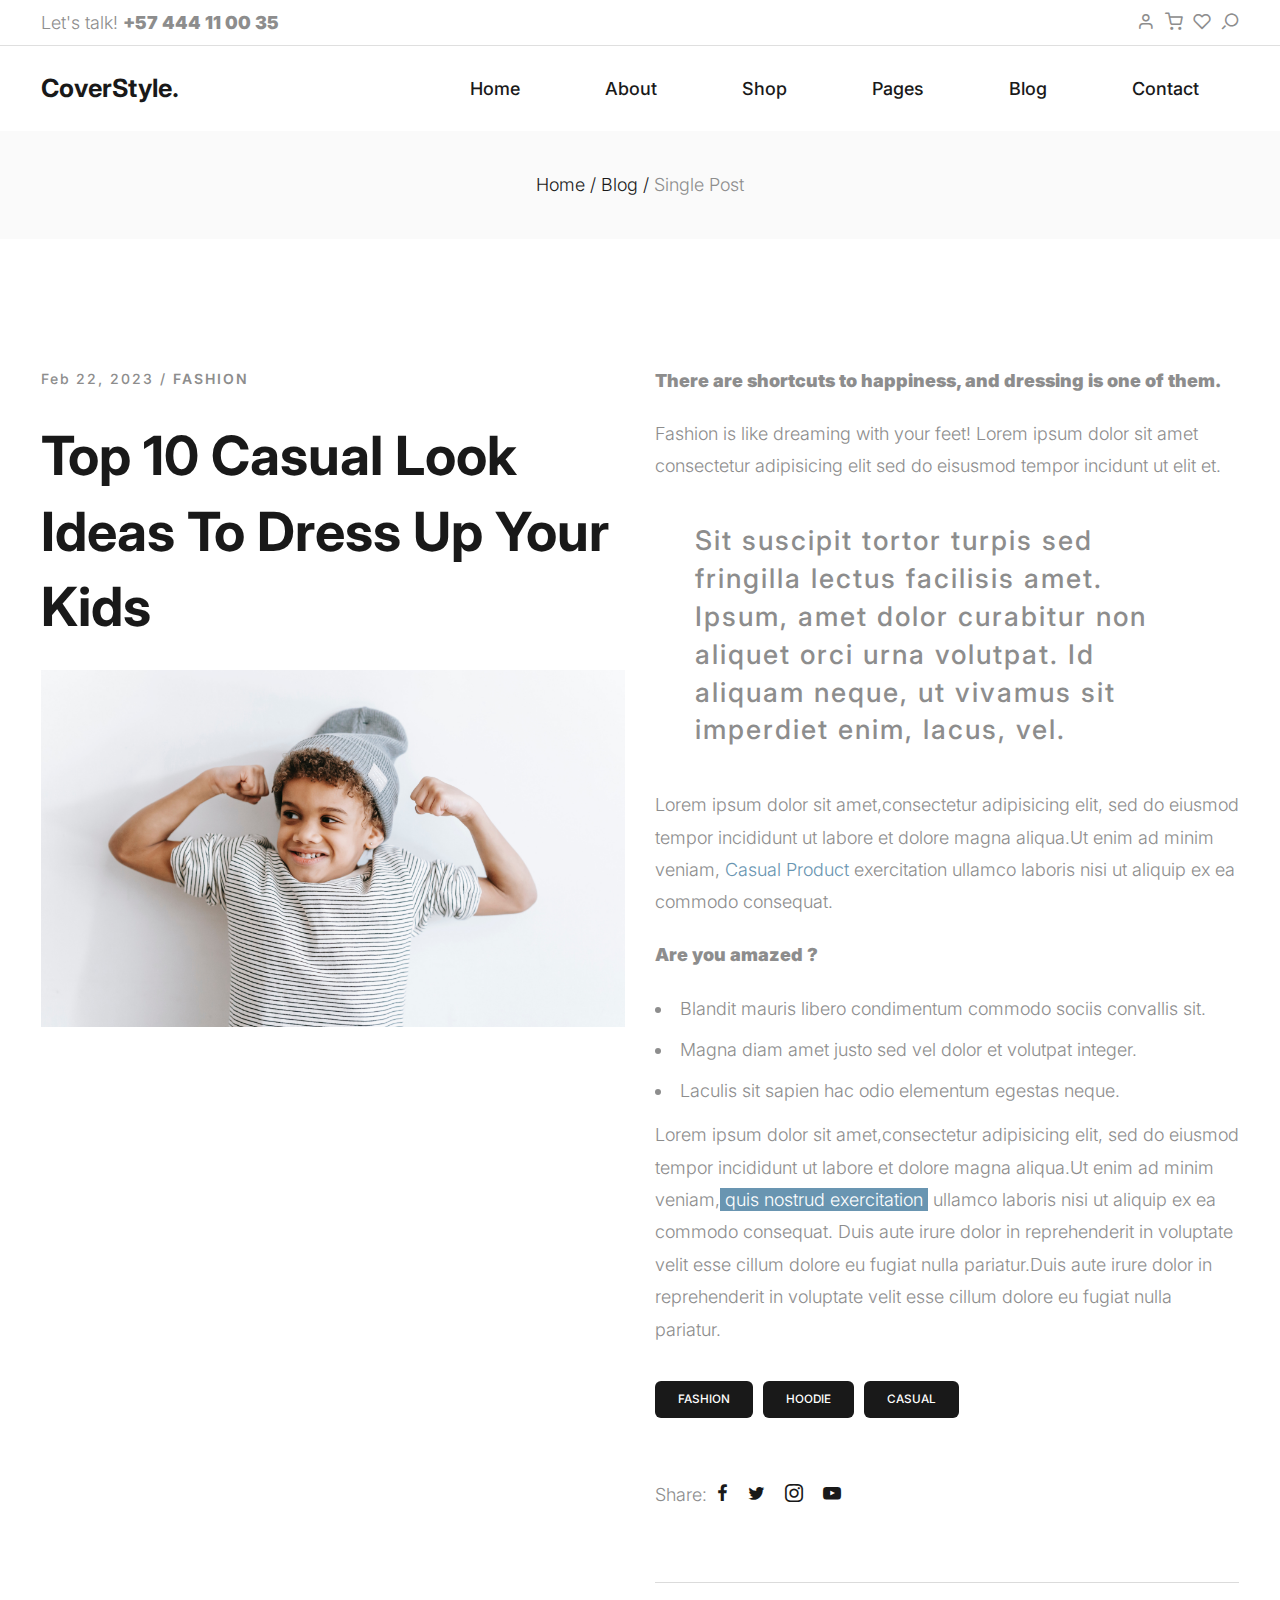
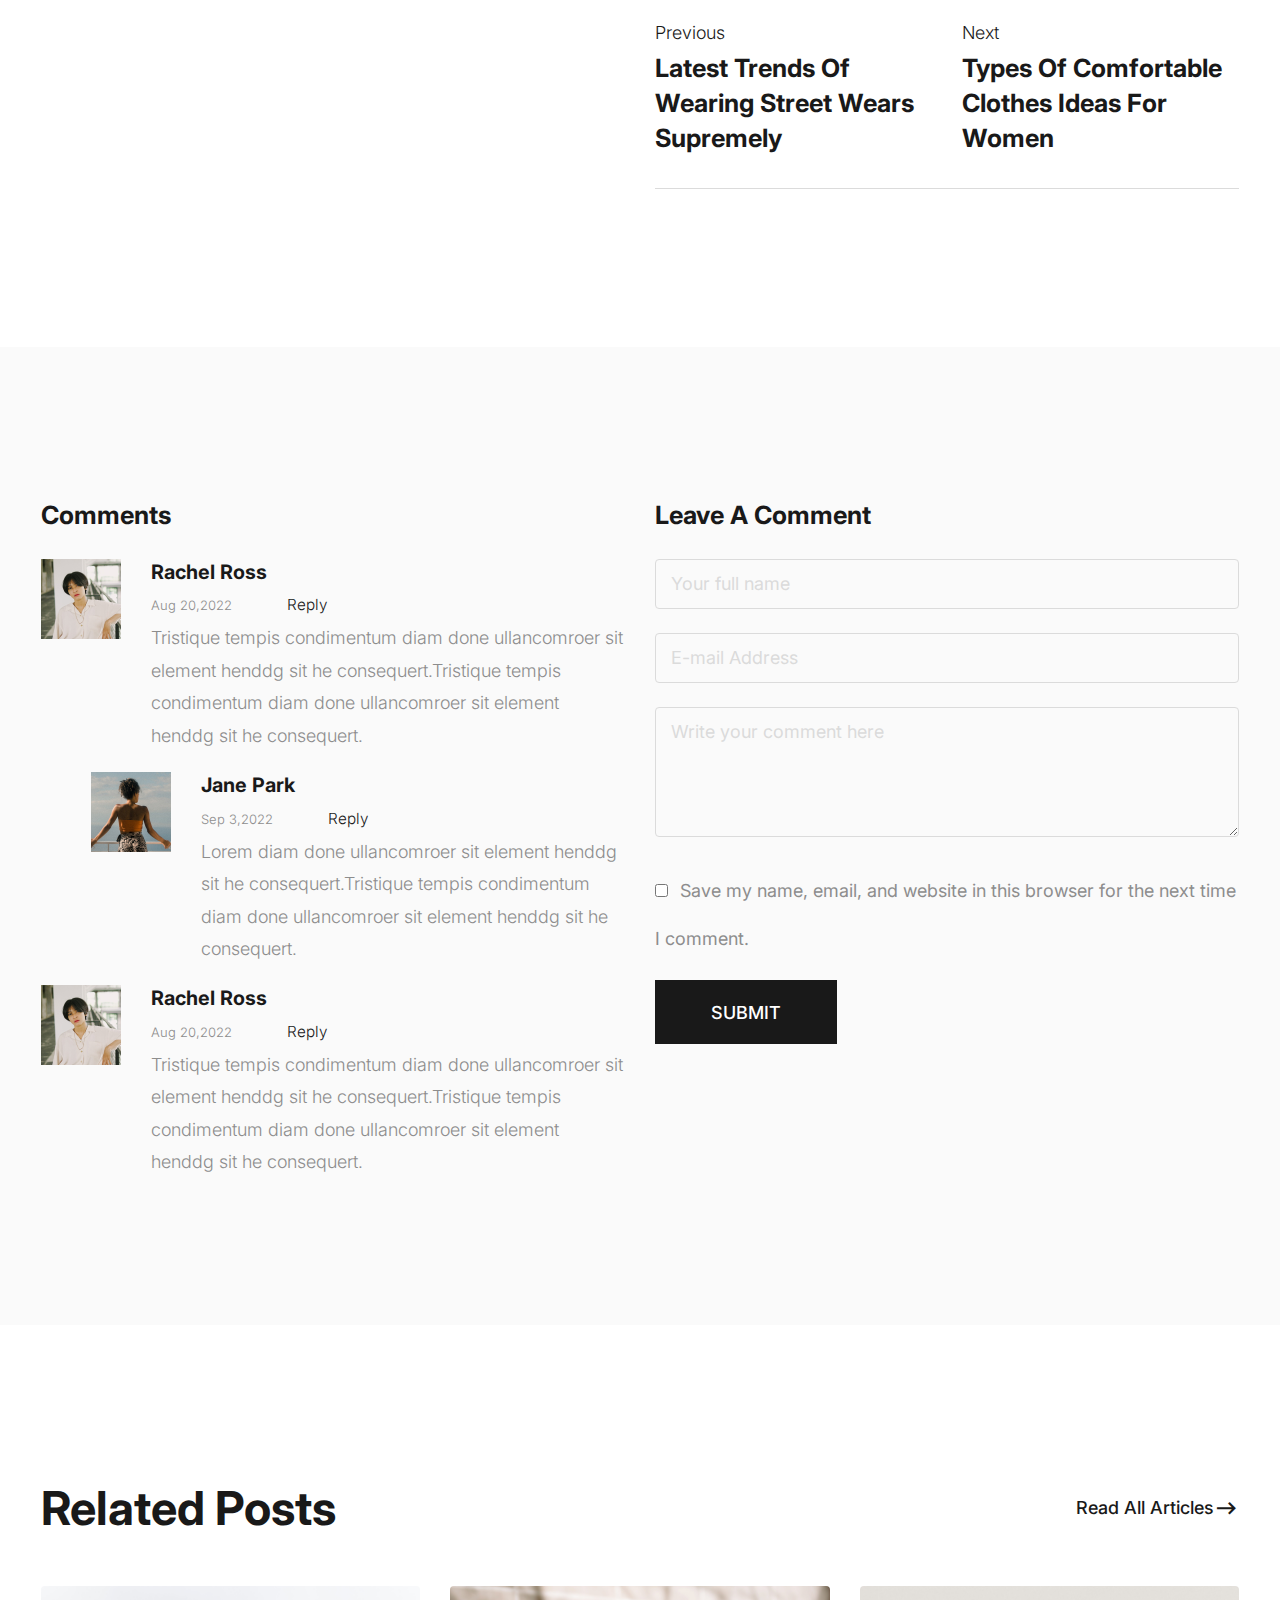
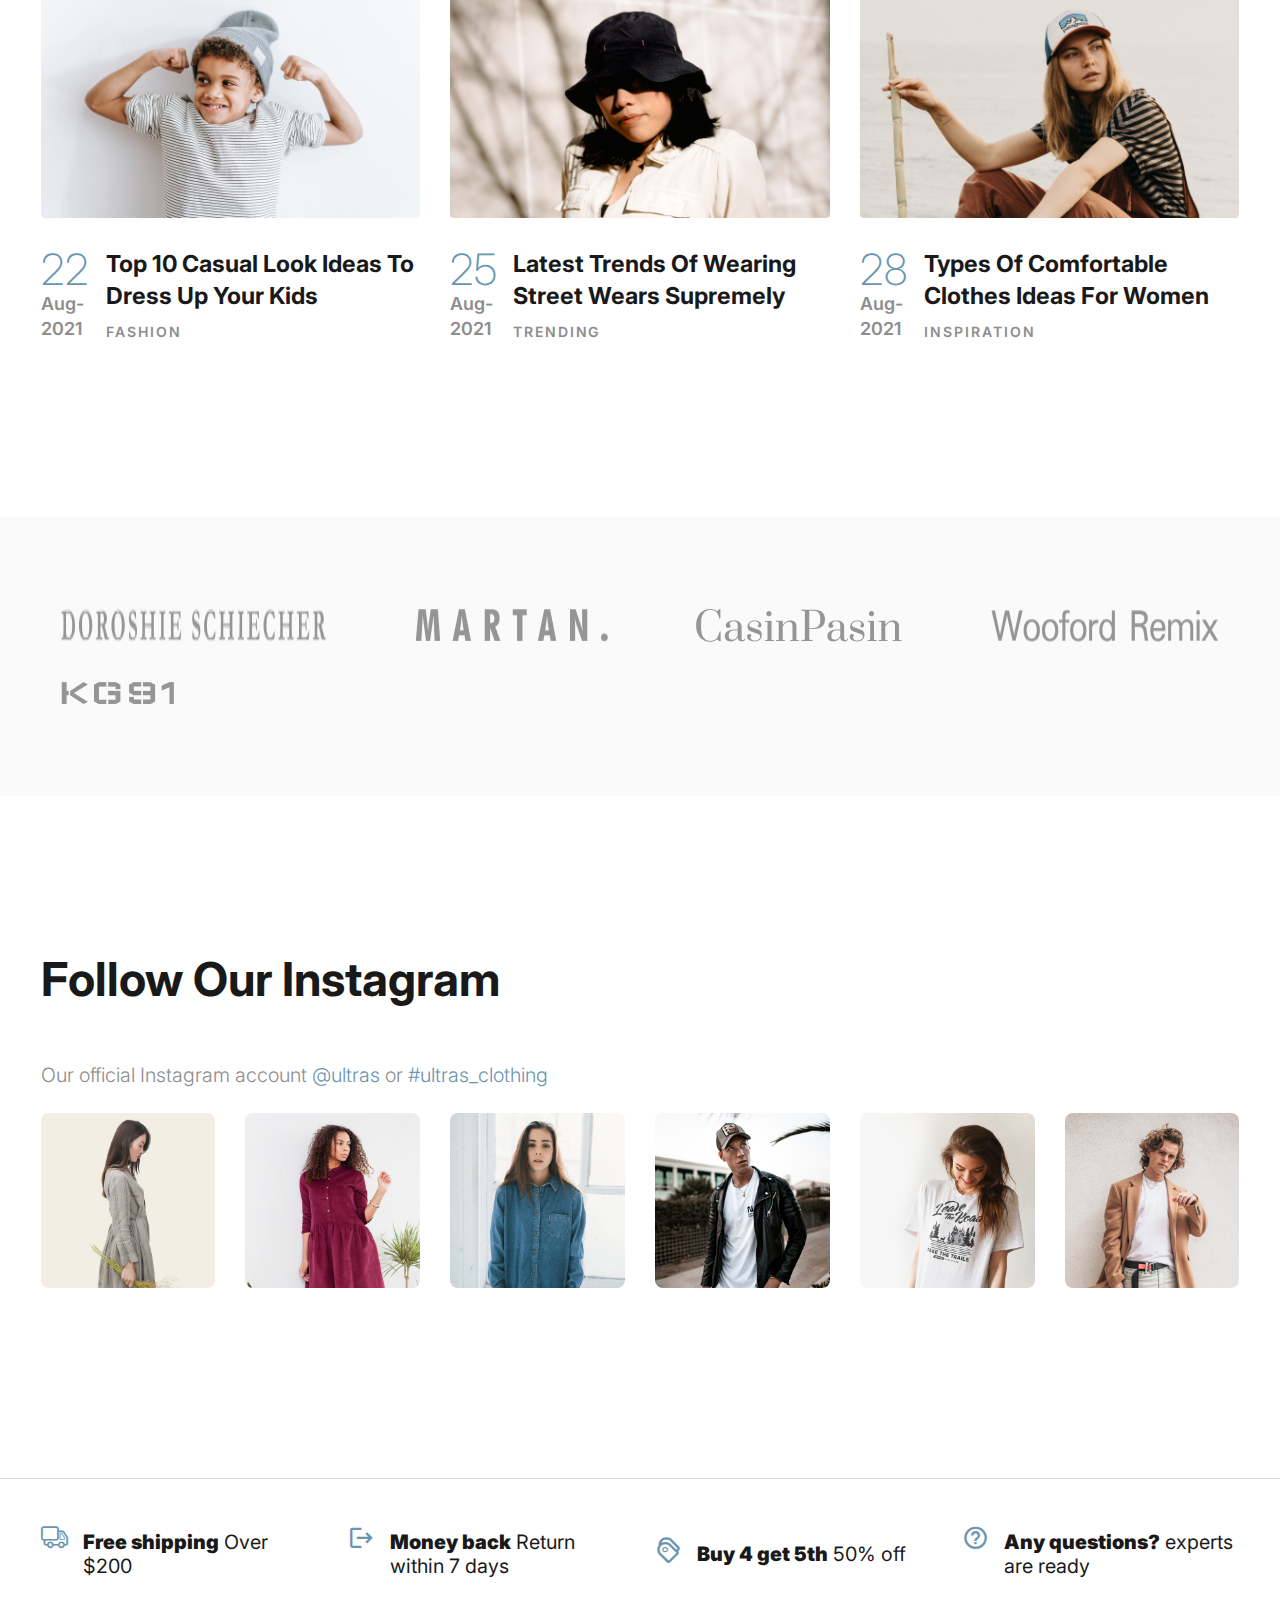
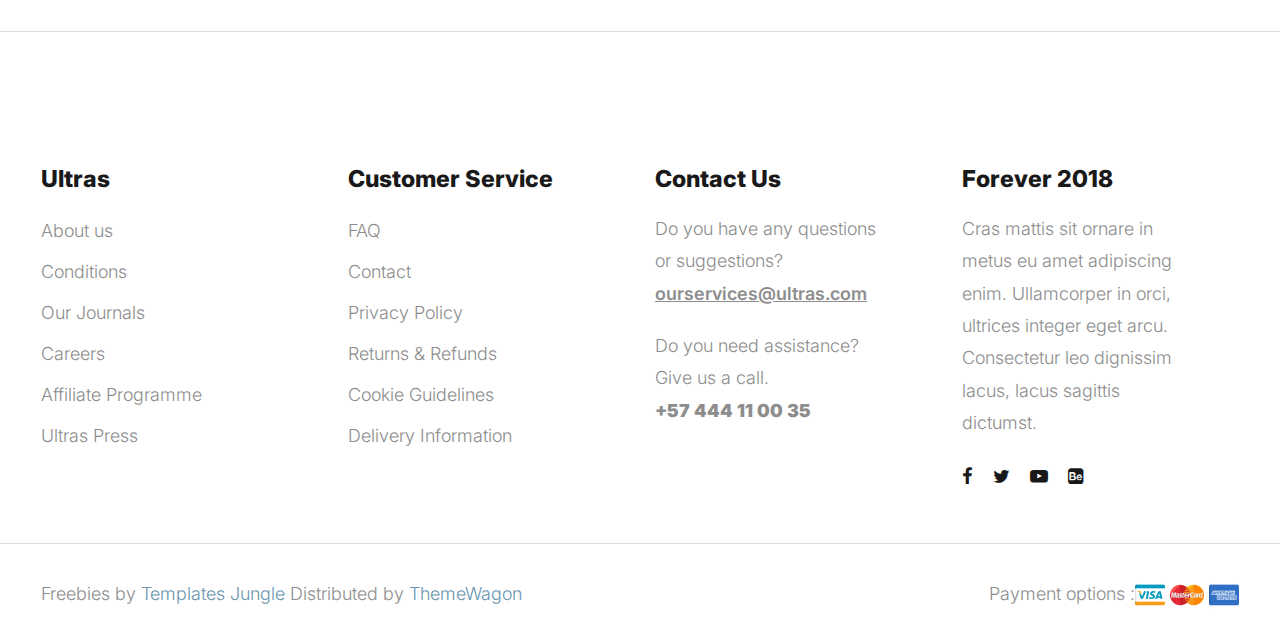
<file: single-post.html>
<!DOCTYPE html>
<html lang="en">
  <head>
    <title>CoverStyle</title>
    <meta charset="utf-8">
    <meta http-equiv="X-UA-Compatible" content="IE=edge">
    <meta name="viewport" content="width=device-width, initial-scale=1.0">
    <meta name="format-detection" content="telephone=no">
    <meta name="apple-mobile-web-app-capable" content="yes">
    <meta name="author" content="">
    <meta name="keywords" content="">
    <meta name="description" content="">
    <link rel="stylesheet" type="text/css" href="css/normalize.css">
    <link rel="stylesheet" type="text/css" href="icomoon/icomoon.css">
    <link rel="stylesheet" type="text/css" media="all" href="https://maxcdn.bootstrapcdn.com/font-awesome/4.7.0/css/font-awesome.min.css">
    <link rel="stylesheet" type="text/css" href="css/vendor.css">
    <link rel="stylesheet" type="text/css" href="style.css">
    <link rel="preconnect" href="https://fonts.googleapis.com">
    <link rel="preconnect" href="https://fonts.gstatic.com" crossorigin>
    <link href="https://fonts.googleapis.com/css2?family=Inter:wght@100;200;300;400;500;600;700;800;900&display=swap" rel="stylesheet">
    <!-- script
    ================================================== -->
    <script src="js/modernizr.js"></script>
  </head>
  <body>

    <div class="preloader-wrapper">
      <div class="preloader">
      </div>
    </div>

    <div class="search-popup">
      <div class="search-popup-container">

        <form role="search" method="get" class="search-form" action="">
          <input type="search" id="search-form" class="search-field" placeholder="Type and press enter" value="" name="s" />
          <button type="submit" class="search-submit"><a href="#"><i class="icon icon-search"></i></a></button>
        </form>

        <h5 class="cat-list-title">Browse Categories</h5>
        
        <ul class="cat-list">
          <li class="cat-list-item">
            <a href="shop.html" title="Men Jackets">Men Jackets</a>
          </li>
          <li class="cat-list-item">
            <a href="shop.html" title="Fashion">Fashion</a>
          </li>
          <li class="cat-list-item">
            <a href="shop.html" title="Casual Wears">Casual Wears</a>
          </li>
          <li class="cat-list-item">
            <a href="shop.html" title="Women">Women</a>
          </li>
          <li class="cat-list-item">
            <a href="shop.html" title="Trending">Trending</a>
          </li>
          <li class="cat-list-item">
            <a href="shop.html" title="Hoodie">Hoodie</a>
          </li>
          <li class="cat-list-item">
            <a href="shop.html" title="Kids">Kids</a>
          </li>
        </ul>
      </div>
    </div>
    <header id="header">
      <div id="header-wrap">
        <nav class="secondary-nav border-bottom">
          <div class="container">
            <div class="row d-flex align-items-center">
              <div class="col-md-4 header-contact">
                <p>Let's talk! <strong>+57 444 11 00 35</strong>
                </p>
              </div>
              <div class="col-md-4 shipping-purchase text-center">
                
              </div>
              <div class="col-md-4 col-sm-12 user-items">
                <ul class="d-flex justify-content-end list-unstyled">
                  <li>
                    <a href="login.html">
                      <i class="icon icon-user"></i>
                    </a>
                  </li>
                  <li>
                    <a href="cart.html">
                      <i class="icon icon-shopping-cart"></i>
                    </a>
                  </li>
                  <li>
                    <a href="wishlist.html">
                      <i class="icon icon-heart"></i>
                    </a>
                  </li>
                  <li class="user-items search-item pe-3">
                    <a href="#" class="search-button">
                      <i class="icon icon-search"></i>
                    </a>
                  </li>
                </ul>
              </div>
            </div>
          </div>
        </nav>
        <nav class="primary-nav ">
          <div class="container">
            <div class="row d-flex align-items-center">
              <div class="col-lg-2 col-md-2">
                <div class="main-logo">
                  <a href="index.html">
                    <h3>CoverStyle.</h3>
                  </a>
                </div>
              </div>
              <div class="col-lg-10 col-md-10">
                <div class="navbar">

                  <div id="main-nav" class="stellarnav d-flex justify-content-end right">
                    <ul class="menu-list">

                      <li class="menu-item ">
                        <a href="index.html" class="item-anchor d-flex align-item-center" data-effect="Home">Home</a>
                        
                      </li>

                      <li><a href="about.html" class="item-anchor" data-effect="About">About</a></li>

                      <li class="menu-item ">
                        <a href="shop.html" class="item-anchor d-flex align-item-center" data-effect="Shop">Shop</a>
                        
                      </li>

                      <li class="menu-item ">
                        <a href="#" class="item-anchor d-flex align-item-center" data-effect="Pages">Pages</a>
                        
                      </li>

                      <li class="menu-item ">
                        <a href="blog.html" class="item-anchor d-flex align-item-center" data-effect="Blog">Blog</a>
                       
                      </li>

                      <li><a href="contact.html" class="item-anchor" data-effect="Contact">Contact</a></li>

                    </ul>
                  </div>

                </div>
              </div>
            </div>
          </div>
        </nav>
      </div>
    </header>

    <section class="site-banner padding-small bg-light-grey">
      <div class="container">
        <div class="row">
          <div class="col-md-12">
            <div class="breadcrumbs">
              <span class="item">
                <a href="index.html">Home /</a>
              </span>
              <span class="item">
                <a href="blog.html">Blog /</a>
              </span>
              <span class="item">Single post</span>
            </div>
          </div>
        </div>
      </div>
    </section>

    <div class="main-content d-flex flex-wrap padding-large">
      <div class="container">
        <div class="row">
          <div class="col-md-6">
            <div class="post-meta">
              <span class="post-date">Feb 22, 2023</span> / <a href="blog.html" class="blog-categories">Fashion</a>
            </div>
            <h1 class="page-title">Top 10 Casual Look Ideas To Dress Up Your Kids</h1>
            <div class="feature-image">
              <img src="images/single-image2.jpg" alt="post image" class="jarallax-img">
            </div>
          </div>
          <div class="col-md-6">
            <div class="post-content">
              <p><strong>There are shortcuts to happiness, and dressing is one of them.</strong></p>
              <p>Fashion is like dreaming with your feet! Lorem ipsum dolor sit amet consectetur adipisicing elit sed do eisusmod tempor incidunt ut elit et.</p>
              <blockquote>Sit suscipit tortor turpis sed fringilla lectus facilisis amet. Ipsum, amet dolor curabitur non aliquet orci urna volutpat. Id aliquam neque, ut vivamus sit imperdiet enim, lacus, vel.</blockquote>
              <p>Lorem ipsum dolor sit amet,consectetur adipisicing elit, sed do eiusmod tempor incididunt ut labore et dolore magna aliqua.Ut enim ad minim veniam, <a href="single-product.html">Casual Product</a> exercitation ullamco laboris nisi ut aliquip ex ea commodo consequat.</p>
              <p>
                <strong>Are you amazed ?</strong>
              </p>
              <ul style="list-style-type:disc;" class="inner-list">
                <li>Blandit mauris libero condimentum commodo sociis convallis sit.</li>
                <li>Magna diam amet justo sed vel dolor et volutpat integer.</li>
                <li>Laculis sit sapien hac odio elementum egestas neque.</li>
              </ul>
              <p>Lorem ipsum dolor sit amet,consectetur adipisicing elit, sed do eiusmod tempor incididunt ut labore et dolore magna aliqua.Ut enim ad minim veniam,<span class="highlight">quis nostrud exercitation</span> ullamco laboris nisi ut aliquip ex ea commodo consequat. Duis aute irure dolor in reprehenderit in voluptate velit esse cillum dolore eu fugiat nulla pariatur.Duis aute irure dolor in reprehenderit in voluptate velit esse cillum dolore eu fugiat nulla pariatur.</p>
              <div class="post-tags">
                <div class="block-tag">
                  <ul class="list-unstyled d-flex">
                    <li>
                      <a href="#" class="btn btn-dark btn-small btn-rounded">Fashion</a>
                    </li>
                    <li>
                      <a href="#" class="btn btn-dark btn-small btn-rounded">Hoodie</a>
                    </li>
                    <li>
                      <a href="#" class="btn btn-dark btn-small btn-rounded">Casual</a>
                    </li>
                  </ul>
                </div>
              </div>
              <div class="social-links d-flex margin-small">
                <div class="element-title">Share:</div>
                <ul class="d-flex list-unstyled">
                  <li>
                    <a href="#"><i class="icon icon-facebook"></i></a>
                  </li>
                  <li>
                    <a href="#"><i class="icon icon-twitter"></i></a>
                  </li>
                  <li>
                    <a href="#"><i class="icon icon-instagram"></i></a>
                  </li>
                  <li>
                    <a href="#"><i class="icon icon-youtube-play"></i></a>
                  </li>
                </ul>
              </div>
            </div>
            <div id="single-post-navigation">
              <hr>
              <div class="row post-navigation d-flex flex-wrap align-items-center justify-content-between">
                <a itemprop="url" class="col-md-6 post-prev d-flex" href="#" title="Previous Post">
                  <span>Previous</span>
                  <h3 class="page-nav-title">Latest trends of wearing street wears supremely</h3>
                </a>
                <a itemprop="url" class="col-md-6 post-next d-flex" href="#" title="Next Post">
                  <span>Next</span>
                  <h3 class="page-nav-title">Types of comfortable clothes ideas for women</h3>
                </a>
              </div>
              <hr>
            </div>
          </div>
        </div>
      </div>
    </div>

    <section class="post-comment padding-large bg-light-grey">
      <div class="container">
        <div class="row">
          <div class="col-md-6">
            <div class="comments-wrap">
              <h3>Comments</h3>
              <div class="comment-list">
                <article class="d-flex">
                  <img src="images/review-image1.jpg" alt="default" class="commentor-image">
                  <div class="author-post">
                    <div class="comment-meta">
                      <h4 class="meta-name">Rachel Ross</h4>
                      <span class="meta-date">Aug 20,2022</span>
                      <small class="comments-reply">
                        <a href="#">
                          <i class="icon icon-reply"></i>Reply </a>
                      </small>
                    </div>
                    <p>Tristique tempis condimentum diam done ullancomroer sit element henddg sit he consequert.Tristique tempis condimentum diam done ullancomroer sit element henddg sit he consequert.</p>
                  </div>
                </article>
                <div class="child-comments">
                  <article class="d-flex">
                    <img src="images/review-image2.jpg" alt="sara" class="commentor-image">
                    <div class="author-post">
                      <div class="comment-meta">
                        <h4 class="meta-name">Jane Park</h4>
                        <span class="meta-date">Sep 3,2022</span>
                        <small class="comments-reply">
                          <a href="#">
                            <i class="icon icon-reply"></i>Reply </a>
                        </small>
                      </div>
                      <p>Lorem diam done ullancomroer sit element henddg sit he consequert.Tristique tempis condimentum diam done ullancomroer sit element henddg sit he consequert.</p>
                    </div>
                  </article>
                </div>
                <article class="d-flex">
                  <img src="images/review-image1.jpg" alt="default" class="commentor-image">
                  <div class="author-post">
                    <div class="comment-meta">
                      <h4 class="meta-name">Rachel Ross</h4>
                      <span class="meta-date">Aug 20,2022</span>
                      <small class="comments-reply">
                        <a href="#">
                          <i class="icon icon-reply"></i>Reply </a>
                      </small>
                    </div>
                    <p>Tristique tempis condimentum diam done ullancomroer sit element henddg sit he consequert.Tristique tempis condimentum diam done ullancomroer sit element henddg sit he consequert.</p>
                  </div>
                </article>
              </div>
            </div>
          </div>
          <div class="col-md-6">
            <div class="comment-respond">
              <h3>Leave a Comment</h3>
              <form method="post" class="form-group">
                <input class="u-full-width" type="text" name="author" id="author" class="form-control" placeholder="Your full name">
                <input class="u-full-width" type="email" name="email" id="email" class="form-control" placeholder="E-mail Address">
                <textarea class="u-full-width" id="comment" class="form-control" name="comment" placeholder="Write your comment here" rows="20"></textarea>
                <label class="example-send-yourself-copy">
                  <input type="checkbox">
                  <span class="label-body">Save my name, email, and website in this browser for the next time I comment.</span>
                </label>
                <button type="submit" name="submit" class="btn btn-dark btn-medium">Submit</button>
              </form>
            </div>
          </div>
        </div>
      </div>
    </section>

    <section id="latest-blog" class="padding-large">
      <div class="container">
        <div class="section-header d-flex flex-wrap align-items-center justify-content-between">
          <h2 class="section-title">Related Posts</h2>
          <div class="btn-wrap align-right">
            <a href="#" class="d-flex align-items-center">Read All Articles <i class="icon icon icon-arrow-io"></i>
            </a>
          </div>
        </div>
        <div class="row d-flex flex-wrap">
          <article class="col-md-4 post-item">
            <div class="image-holder zoom-effect">
              <a href="#">
                <img src="images/post-img1.jpg" alt="post" class="post-image">
              </a>
            </div>
            <div class="post-content d-flex">
              <div class="meta-date">
                <div class="meta-day text-primary">22</div>
                <div class="meta-month">Aug-2021</div>
              </div>
              <div class="post-header">
                <h3 class="post-title">
                  <a href="#">top 10 casual look ideas to dress up your kids</a>
                </h3>
                <a href="blog.html" class="blog-categories">Fashion</a>
              </div>
            </div>
          </article>
          <article class="col-md-4 post-item">
            <div class="image-holder zoom-effect">
              <a href="#">
                <img src="images/post-img2.jpg" alt="post" class="post-image">
              </a>
            </div>
            <div class="post-content d-flex">
              <div class="meta-date">
                <div class="meta-day text-primary">25</div>
                <div class="meta-month">Aug-2021</div>
              </div>
              <div class="post-header">
                <h3 class="post-title">
                  <a href="#">Latest trends of wearing street wears supremely</a>
                </h3>
                <a href="blog.html" class="blog-categories">Trending</a>
              </div>
            </div>
          </article>
          <article class="col-md-4 post-item">
            <div class="image-holder zoom-effect">
              <a href="#">
                <img src="images/post-img3.jpg" alt="post" class="post-image">
              </a>
            </div>
            <div class="post-content d-flex">
              <div class="meta-date">
                <div class="meta-day text-primary">28</div>
                <div class="meta-month">Aug-2021</div>
              </div>
              <div class="post-header">
                <h3 class="post-title">
                  <a href="#">types of comfortable clothes ideas for women</a>
                </h3>
                <a href="blog.html" class="blog-categories">Inspiration</a>
              </div>
            </div>
          </article>
        </div>
      </div>
    </section>

    <section id="brand-collection" class="padding-medium bg-light-grey">
      <div class="container">
        <div class="d-flex flex-wrap justify-content-between">
          <img src="images/brand1.png" alt="phone" class="brand-image">
          <img src="images/brand2.png" alt="phone" class="brand-image">
          <img src="images/brand3.png" alt="phone" class="brand-image">
          <img src="images/brand4.png" alt="phone" class="brand-image">
          <img src="images/brand5.png" alt="phone" class="brand-image">
        </div>
      </div>
    </section>

    <section id="instagram" class="padding-large">
      <div class="container">
        <div class="section-header">
          <h2 class="section-title">Follow our instagram</h2>
        </div>
        <p>Our official Instagram account <a href="#">@ultras</a> or <a href="#">#ultras_clothing</a>
        </p>
        <div class="row d-flex flex-wrap justify-content-between">
          <div class="col-lg-2 col-md-4 col-sm-6">
            <figure class="zoom-effect">
              <img src="images/insta-image1.jpg" alt="instagram" class="insta-image">
              <i class="icon icon-instagram"></i>
            </figure>
          </div>
          <div class="col-lg-2 col-md-4 col-sm-6">
            <figure class="zoom-effect">
              <img src="images/insta-image2.jpg" alt="instagram" class="insta-image">
              <i class="icon icon-instagram"></i>
            </figure>
          </div>
          <div class="col-lg-2 col-md-4 col-sm-6">
            <figure class="zoom-effect">
              <img src="images/insta-image3.jpg" alt="instagram" class="insta-image">
              <i class="icon icon-instagram"></i>
            </figure>
          </div>
          <div class="col-lg-2 col-md-4 col-sm-6">
            <figure class="zoom-effect">
              <img src="images/insta-image4.jpg" alt="instagram" class="insta-image">
              <i class="icon icon-instagram"></i>
            </figure>
          </div>
          <div class="col-lg-2 col-md-4 col-sm-6">
            <figure class="zoom-effect">
              <img src="images/insta-image5.jpg" alt="instagram" class="insta-image">
              <i class="icon icon-instagram"></i>
            </figure>
          </div>
          <div class="col-lg-2 col-md-4 col-sm-6">
            <figure class="zoom-effect">
              <img src="images/insta-image6.jpg" alt="instagram" class="insta-image">
              <i class="icon icon-instagram"></i>
            </figure>
          </div>
        </div>          
      </div>
    </section>

    <section id="shipping-information">
      <hr>
      <div class="container">
        <div class="row d-flex flex-wrap align-items-center justify-content-between">
          <div class="col-md-3 col-sm-6">
            <div class="icon-box">
              <i class="icon icon-truck"></i>
              <h4 class="block-title">
                <strong>Free shipping</strong> Over $200
              </h4>
            </div>
          </div>
          <div class="col-md-3 col-sm-6">
            <div class="icon-box">
              <i class="icon icon-return"></i>
              <h4 class="block-title">
                <strong>Money back</strong> Return within 7 days
              </h4>
            </div>
          </div>
          <div class="col-md-3 col-sm-6">
            <div class="icon-box">
              <i class="icon icon-tags1"></i>
              <h4 class="block-title">
                <strong>Buy 4 get 5th</strong> 50% off
              </h4>
            </div>
          </div>
          <div class="col-md-3 col-sm-6">
            <div class="icon-box">
              <i class="icon icon-help_outline"></i>
              <h4 class="block-title">
                <strong>Any questions?</strong> experts are ready
              </h4>
            </div>
          </div>
        </div>
      </div>
      <hr>
    </section>

    <footer id="footer">
      <div class="container">
        <div class="footer-menu-list">
          <div class="row d-flex flex-wrap justify-content-between">
            <div class="col-lg-3 col-md-6 col-sm-6">
              <div class="footer-menu">
                <h5 class="widget-title">Ultras</h5>
                <ul class="menu-list list-unstyled">
                  <li class="menu-item">
                    <a href="about.html">About us</a>
                  </li>
                  <li class="menu-item">
                    <a href="#">Conditions </a>
                  </li>
                  <li class="menu-item">
                    <a href="blog.html">Our Journals</a>
                  </li>
                  <li class="menu-item">
                    <a href="#">Careers</a>
                  </li>
                  <li class="menu-item">
                    <a href="#">Affiliate Programme</a>
                  </li>
                  <li class="menu-item">
                    <a href="#">Ultras Press</a>
                  </li>
                </ul>
              </div>
            </div>
            <div class="col-lg-3 col-md-6 col-sm-6">
              <div class="footer-menu">
                <h5 class="widget-title">Customer Service</h5>
                <ul class="menu-list list-unstyled">
                  <li class="menu-item">
                    <a href="faqs.html">FAQ</a>
                  </li>
                  <li class="menu-item">
                    <a href="contact.html">Contact</a>
                  </li>
                  <li class="menu-item">
                    <a href="#">Privacy Policy</a>
                  </li>
                  <li class="menu-item">
                    <a href="#">Returns & Refunds</a>
                  </li>
                  <li class="menu-item">
                    <a href="#">Cookie Guidelines</a>
                  </li>
                  <li class="menu-item">
                    <a href="#">Delivery Information</a>
                  </li>
                </ul>
              </div>
            </div>
            <div class="col-lg-3 col-md-6 col-sm-6">
              <div class="footer-menu">
                <h5 class="widget-title">Contact Us</h5>
                <p>Do you have any questions or suggestions? <a href="#" class="email">ourservices@ultras.com</a>
                </p>
                <p>Do you need assistance? Give us a call. <br>
                  <strong>+57 444 11 00 35</strong>
                </p>
              </div>
            </div>
            <div class="col-lg-3 col-md-6 col-sm-6">
              <div class="footer-menu">
                <h5 class="widget-title">Forever 2018</h5>
                <p>Cras mattis sit ornare in metus eu amet adipiscing enim. Ullamcorper in orci, ultrices integer eget arcu. Consectetur leo dignissim lacus, lacus sagittis dictumst.</p>
                <div class="social-links">
                  <ul class="d-flex list-unstyled">
                    <li>
                      <a href="#">
                        <i class="icon icon-facebook"></i>
                      </a>
                    </li>
                    <li>
                      <a href="#">
                        <i class="icon icon-twitter"></i>
                      </a>
                    </li>
                    <li>
                      <a href="#">
                        <i class="icon icon-youtube-play"></i>
                      </a>
                    </li>
                    <li>
                      <a href="#">
                        <i class="icon icon-behance-square"></i>
                      </a>
                    </li>
                  </ul>
                </div>
              </div>
            </div>
          </div>
        </div>
      </div>
      <hr>
    </footer>

    <div id="footer-bottom">
      <div class="container">
        <div class="d-flex align-items-center flex-wrap justify-content-between">
          <div class="copyright">
            <p>Freebies by <a href="https://templatesjungle.com/">Templates Jungle</a> Distributed by <a href="https://themewagon.com">ThemeWagon</a>
            </p>
          </div>
          <div class="payment-method">
            <p>Payment options :</p>
            <div class="card-wrap">
              <img src="images/visa-icon.jpg" alt="visa">
              <img src="images/mastercard.png" alt="mastercard">
              <img src="images/american-express.jpg" alt="american-express">
            </div>
          </div>
        </div>
      </div>
    </div>

    <script src="js/jquery-1.11.0.min.js"></script>
    <script src="js/plugins.js"></script>
    <script src="js/script.js"></script>
  </body>
</html>
</file>
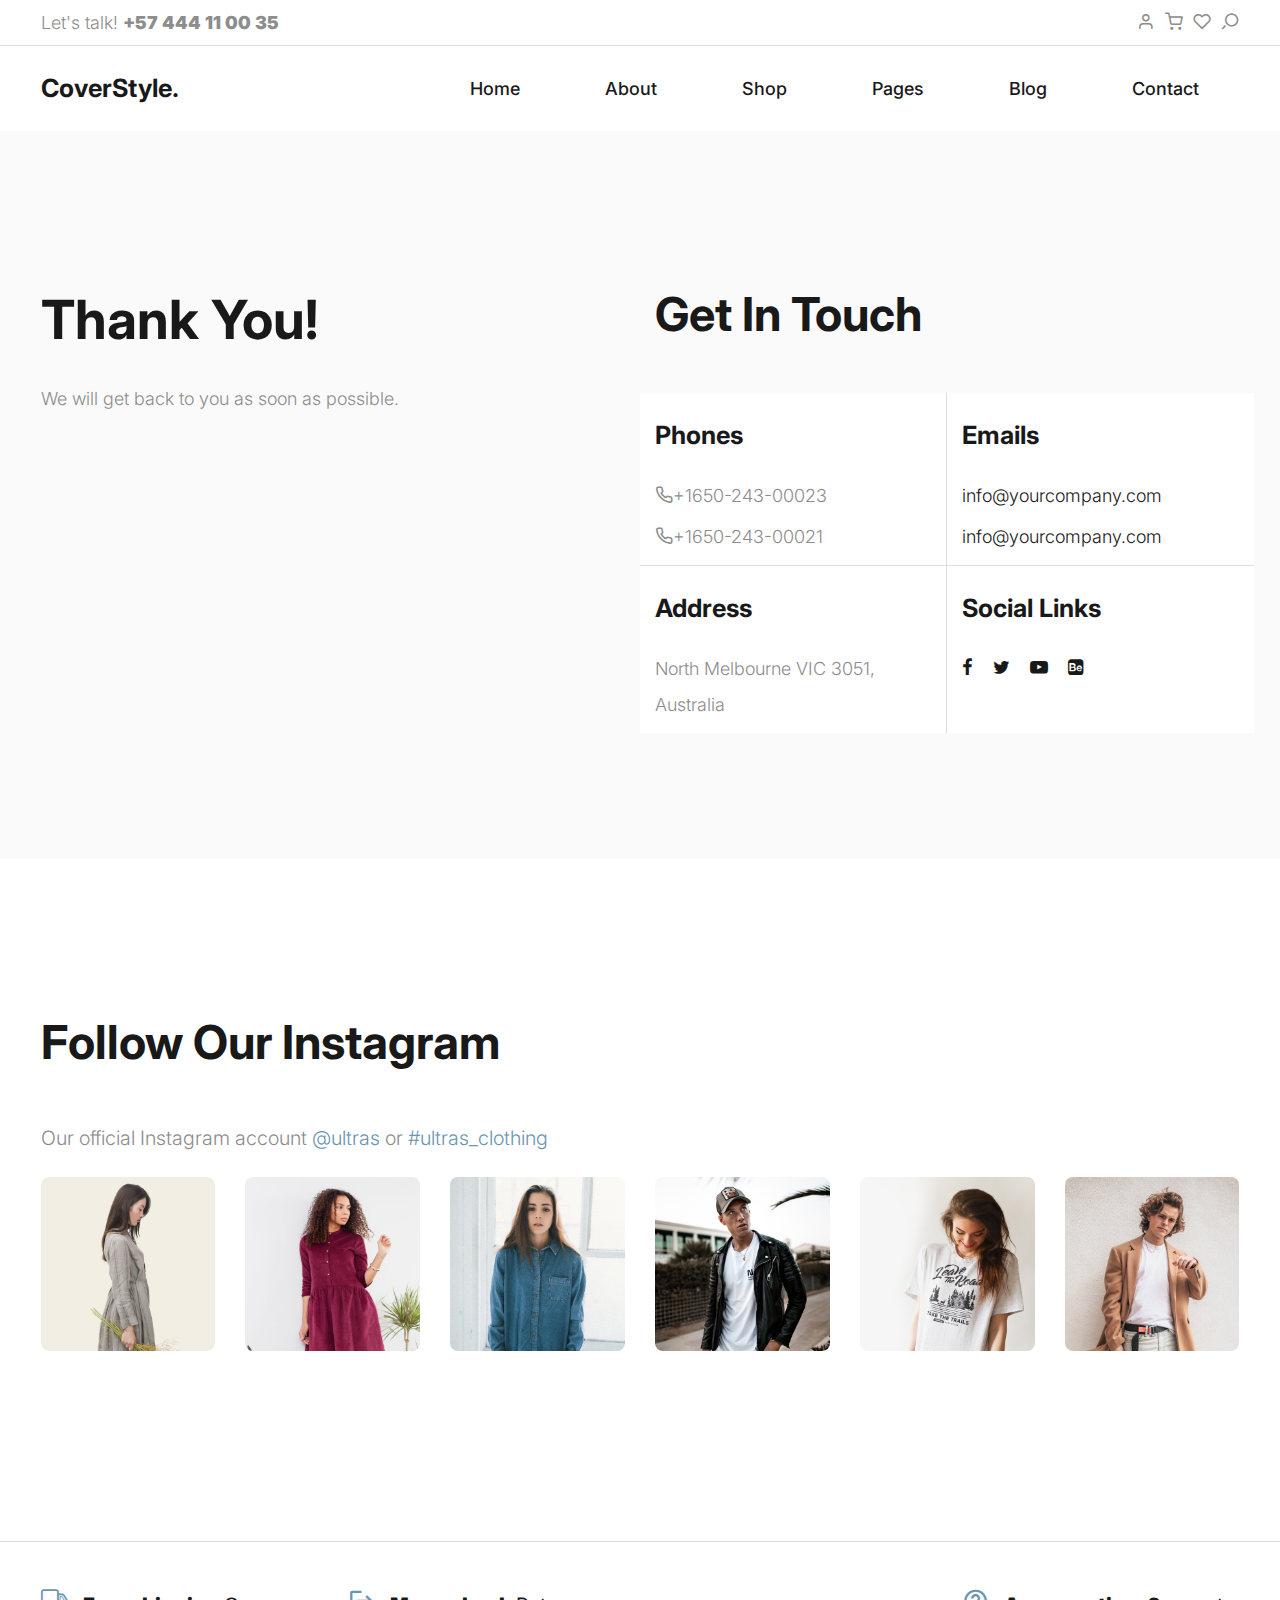
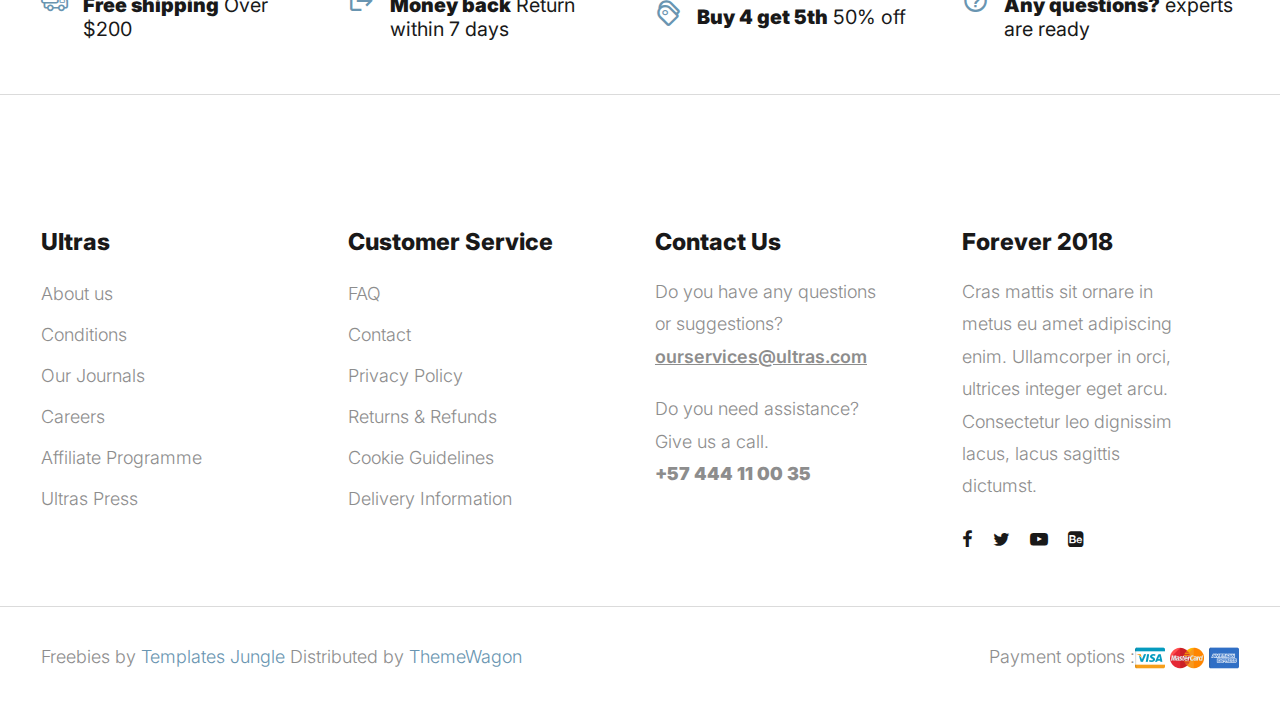
<file: thank-you.html>
<!DOCTYPE html>
<html lang="en">
  <head>
    <title>CoverStyle</title>
    <meta charset="utf-8">
    <meta http-equiv="X-UA-Compatible" content="IE=edge">
    <meta name="viewport" content="width=device-width, initial-scale=1.0">
    <meta name="format-detection" content="telephone=no">
    <meta name="apple-mobile-web-app-capable" content="yes">
    <meta name="author" content="">
    <meta name="keywords" content="">
    <meta name="description" content="">
    <link rel="stylesheet" type="text/css" href="css/normalize.css">
    <link rel="stylesheet" type="text/css" href="icomoon/icomoon.css">
    <link rel="stylesheet" type="text/css" media="all" href="https://maxcdn.bootstrapcdn.com/font-awesome/4.7.0/css/font-awesome.min.css">
    <link rel="stylesheet" type="text/css" href="css/vendor.css">
    <link rel="stylesheet" type="text/css" href="style.css">
    <link rel="preconnect" href="https://fonts.googleapis.com">
    <link rel="preconnect" href="https://fonts.gstatic.com" crossorigin>
    <link href="https://fonts.googleapis.com/css2?family=Inter:wght@100;200;300;400;500;600;700;800;900&display=swap" rel="stylesheet">
    <!-- script
    ================================================== -->
    <script src="js/modernizr.js"></script>
  </head>
  <body>

    <div class="preloader-wrapper">
      <div class="preloader">
      </div>
    </div>

    <div class="search-popup">
      <div class="search-popup-container">

        <form role="search" method="get" class="search-form" action="">
          <input type="search" id="search-form" class="search-field" placeholder="Type and press enter" value="" name="s" />
          <button type="submit" class="search-submit"><a href="#"><i class="icon icon-search"></i></a></button>
        </form>

        <h5 class="cat-list-title">Browse Categories</h5>
        
        <ul class="cat-list">
          <li class="cat-list-item">
            <a href="shop.html" title="Men Jackets">Men Jackets</a>
          </li>
          <li class="cat-list-item">
            <a href="shop.html" title="Fashion">Fashion</a>
          </li>
          <li class="cat-list-item">
            <a href="shop.html" title="Casual Wears">Casual Wears</a>
          </li>
          <li class="cat-list-item">
            <a href="shop.html" title="Women">Women</a>
          </li>
          <li class="cat-list-item">
            <a href="shop.html" title="Trending">Trending</a>
          </li>
          <li class="cat-list-item">
            <a href="shop.html" title="Hoodie">Hoodie</a>
          </li>
          <li class="cat-list-item">
            <a href="shop.html" title="Kids">Kids</a>
          </li>
        </ul>
      </div>
    </div>
    <header id="header">
      <div id="header-wrap">
        <nav class="secondary-nav border-bottom">
          <div class="container">
            <div class="row d-flex align-items-center">
              <div class="col-md-4 header-contact">
                <p>Let's talk! <strong>+57 444 11 00 35</strong>
                </p>
              </div>
              <div class="col-md-4 shipping-purchase text-center">
               
              </div>
              <div class="col-md-4 col-sm-12 user-items">
                <ul class="d-flex justify-content-end list-unstyled">
                  <li>
                    <a href="login.html">
                      <i class="icon icon-user"></i>
                    </a>
                  </li>
                  <li>
                    <a href="cart.html">
                      <i class="icon icon-shopping-cart"></i>
                    </a>
                  </li>
                  <li>
                    <a href="wishlist.html">
                      <i class="icon icon-heart"></i>
                    </a>
                  </li>
                  <li class="user-items search-item pe-3">
                    <a href="#" class="search-button">
                      <i class="icon icon-search"></i>
                    </a>
                  </li>
                </ul>
              </div>
            </div>
          </div>
        </nav>
        <nav class="primary-nav ">
          <div class="container">
            <div class="row d-flex align-items-center">
              <div class="col-lg-2 col-md-2">
                <div class="main-logo">
                  <a href="index.html">
                    <h3>CoverStyle.</h3>
                  </a>
                </div>
              </div>
              <div class="col-lg-10 col-md-10">
                <div class="navbar">

                  <div id="main-nav" class="stellarnav d-flex justify-content-end right">
                    <ul class="menu-list">

                      <li class="menu-item ">
                        <a href="index.html" class="item-anchor d-flex align-item-center" data-effect="Home">Home</a>
                        </li>

                      <li><a href="about.html" class="item-anchor" data-effect="About">About</a></li>

                      <li class="menu-item ">
                        <a href="shop.html" class="item-anchor d-flex align-item-center" data-effect="Shop">Shop</a>
                        
                      </li>

                      <li class="menu-item ">
                        <a href="#" class="item-anchor d-flex align-item-center" data-effect="Pages">Pages</a>
                        
                      </li>

                      <li class="menu-item ">
                        <a href="blog.html" class="item-anchor d-flex align-item-center" data-effect="Blog">Blog</a>
                        
                      </li>

                      <li><a href="contact.html" class="item-anchor" data-effect="Contact">Contact</a></li>

                    </ul>
                  </div>

                </div>
              </div>
            </div>
          </div>
        </nav>
      </div>
    </header>

    <section id="thank-you" class="padding-large bg-light-grey">
      <div class="container">
        <div class="row">
          <div class="page-header col-md-6">
            <div class="section-header">
              <h1 class="page-title">Thank You!</h1>
              <p>We will get back to you as soon as possible.</p>
            </div>
          </div>
          <div class="contact-information">
            <div class="col-md-6">
              <div class="section-header">
                <h2 class="section-title">Get in touch</h2>
              </div>
              <div class="row">
                <div class="d-flex flex-wrap bg-light">
                  <div class="col-md-6 border-right border-bottom">
                    <div class="detail">
                      <h3>Phones</h3>
                      <ul class="list-unstyled">
                        <li>
                          <i class="icon icon-phone"></i>+1650-243-00023
                        </li>
                        <li>
                          <i class="icon icon-phone"></i>+1650-243-00021
                        </li>
                      </ul>
                    </div>
                  </div>
                  <div class="col-md-6 border-bottom">
                    <div class="detail">
                      <h3>Emails</h3>
                      <ul class="list-unstyled">
                        <li>
                          <i class="icon icon-envelope"></i>
                          <a href="mailto:info@yourcompany.com">info@yourcompany.com</a>
                        </li>
                        <li>
                          <i class="icon icon-envelope"></i>
                          <a href="mailto:info@yourcompany.com">info@yourcompany.com</a>
                        </li>
                      </ul>
                    </div>
                  </div>
                  <div class="col-md-6 border-right">
                    <div class="address detail">
                      <h3>Address</h3>
                      <ul class="list-unstyled">
                        <li>
                          <i class="icon icon-location"></i>
                          <span>North Melbourne VIC 3051, Australia</span>
                        </li>
                      </ul>
                    </div>
                  </div>
                  <div class="col-md-6">
                    <div class="detail">
                      <h3>Social Links</h3>
                      <ul class="social-links list-unstyled d-flex">
                        <li><a href="#" class="icon icon-facebook"></a></li>
                        <li><a href="#" class="icon icon-twitter"></a></li>
                        <li><a href="#" class="icon icon-youtube-play"></a></li>
                        <li><a href="#" class="icon icon-behance-square"></a></li>
                      </ul>
                    </div>
                  </div>
                </div>
              </div>
            </div>
          </div>
        </div>
      </div>
      </div>
    </section>
    
    <section id="instagram" class="padding-large">
      <div class="container">
        <div class="section-header">
          <h2 class="section-title">Follow our instagram</h2>
        </div>
        <p>Our official Instagram account <a href="#">@ultras</a> or <a href="#">#ultras_clothing</a>
        </p>
        <div class="row d-flex flex-wrap justify-content-between">
          <div class="col-lg-2 col-md-4 col-sm-6">
            <figure class="zoom-effect">
              <img src="images/insta-image1.jpg" alt="instagram" class="insta-image">
              <i class="icon icon-instagram"></i>
            </figure>
          </div>
          <div class="col-lg-2 col-md-4 col-sm-6">
            <figure class="zoom-effect">
              <img src="images/insta-image2.jpg" alt="instagram" class="insta-image">
              <i class="icon icon-instagram"></i>
            </figure>
          </div>
          <div class="col-lg-2 col-md-4 col-sm-6">
            <figure class="zoom-effect">
              <img src="images/insta-image3.jpg" alt="instagram" class="insta-image">
              <i class="icon icon-instagram"></i>
            </figure>
          </div>
          <div class="col-lg-2 col-md-4 col-sm-6">
            <figure class="zoom-effect">
              <img src="images/insta-image4.jpg" alt="instagram" class="insta-image">
              <i class="icon icon-instagram"></i>
            </figure>
          </div>
          <div class="col-lg-2 col-md-4 col-sm-6">
            <figure class="zoom-effect">
              <img src="images/insta-image5.jpg" alt="instagram" class="insta-image">
              <i class="icon icon-instagram"></i>
            </figure>
          </div>
          <div class="col-lg-2 col-md-4 col-sm-6">
            <figure class="zoom-effect">
              <img src="images/insta-image6.jpg" alt="instagram" class="insta-image">
              <i class="icon icon-instagram"></i>
            </figure>
          </div>
        </div>          
      </div>
    </section>

    <section id="shipping-information">
      <hr>
      <div class="container">
        <div class="row d-flex flex-wrap align-items-center justify-content-between">
          <div class="col-md-3 col-sm-6">
            <div class="icon-box">
              <i class="icon icon-truck"></i>
              <h4 class="block-title">
                <strong>Free shipping</strong> Over $200
              </h4>
            </div>
          </div>
          <div class="col-md-3 col-sm-6">
            <div class="icon-box">
              <i class="icon icon-return"></i>
              <h4 class="block-title">
                <strong>Money back</strong> Return within 7 days
              </h4>
            </div>
          </div>
          <div class="col-md-3 col-sm-6">
            <div class="icon-box">
              <i class="icon icon-tags1"></i>
              <h4 class="block-title">
                <strong>Buy 4 get 5th</strong> 50% off
              </h4>
            </div>
          </div>
          <div class="col-md-3 col-sm-6">
            <div class="icon-box">
              <i class="icon icon-help_outline"></i>
              <h4 class="block-title">
                <strong>Any questions?</strong> experts are ready
              </h4>
            </div>
          </div>
        </div>
      </div>
      <hr>
    </section>

    <footer id="footer">
      <div class="container">
        <div class="footer-menu-list">
          <div class="row d-flex flex-wrap justify-content-between">
            <div class="col-lg-3 col-md-6 col-sm-6">
              <div class="footer-menu">
                <h5 class="widget-title">Ultras</h5>
                <ul class="menu-list list-unstyled">
                  <li class="menu-item">
                    <a href="about.html">About us</a>
                  </li>
                  <li class="menu-item">
                    <a href="#">Conditions </a>
                  </li>
                  <li class="menu-item">
                    <a href="blog.html">Our Journals</a>
                  </li>
                  <li class="menu-item">
                    <a href="#">Careers</a>
                  </li>
                  <li class="menu-item">
                    <a href="#">Affiliate Programme</a>
                  </li>
                  <li class="menu-item">
                    <a href="#">Ultras Press</a>
                  </li>
                </ul>
              </div>
            </div>
            <div class="col-lg-3 col-md-6 col-sm-6">
              <div class="footer-menu">
                <h5 class="widget-title">Customer Service</h5>
                <ul class="menu-list list-unstyled">
                  <li class="menu-item">
                    <a href="faqs.html">FAQ</a>
                  </li>
                  <li class="menu-item">
                    <a href="contact.html">Contact</a>
                  </li>
                  <li class="menu-item">
                    <a href="#">Privacy Policy</a>
                  </li>
                  <li class="menu-item">
                    <a href="#">Returns & Refunds</a>
                  </li>
                  <li class="menu-item">
                    <a href="#">Cookie Guidelines</a>
                  </li>
                  <li class="menu-item">
                    <a href="#">Delivery Information</a>
                  </li>
                </ul>
              </div>
            </div>
            <div class="col-lg-3 col-md-6 col-sm-6">
              <div class="footer-menu">
                <h5 class="widget-title">Contact Us</h5>
                <p>Do you have any questions or suggestions? <a href="#" class="email">ourservices@ultras.com</a>
                </p>
                <p>Do you need assistance? Give us a call. <br>
                  <strong>+57 444 11 00 35</strong>
                </p>
              </div>
            </div>
            <div class="col-lg-3 col-md-6 col-sm-6">
              <div class="footer-menu">
                <h5 class="widget-title">Forever 2018</h5>
                <p>Cras mattis sit ornare in metus eu amet adipiscing enim. Ullamcorper in orci, ultrices integer eget arcu. Consectetur leo dignissim lacus, lacus sagittis dictumst.</p>
                <div class="social-links">
                  <ul class="d-flex list-unstyled">
                    <li>
                      <a href="#">
                        <i class="icon icon-facebook"></i>
                      </a>
                    </li>
                    <li>
                      <a href="#">
                        <i class="icon icon-twitter"></i>
                      </a>
                    </li>
                    <li>
                      <a href="#">
                        <i class="icon icon-youtube-play"></i>
                      </a>
                    </li>
                    <li>
                      <a href="#">
                        <i class="icon icon-behance-square"></i>
                      </a>
                    </li>
                  </ul>
                </div>
              </div>
            </div>
          </div>
        </div>
      </div>
      <hr>
    </footer>

    <div id="footer-bottom">
      <div class="container">
        <div class="d-flex align-items-center flex-wrap justify-content-between">
          <div class="copyright">
            <p>Freebies by <a href="https://templatesjungle.com/">Templates Jungle</a> Distributed by <a href="https://themewagon.com">ThemeWagon</a>
            </p>
          </div>
          <div class="payment-method">
            <p>Payment options :</p>
            <div class="card-wrap">
              <img src="images/visa-icon.jpg" alt="visa">
              <img src="images/mastercard.png" alt="mastercard">
              <img src="images/american-express.jpg" alt="american-express">
            </div>
          </div>
        </div>
      </div>
    </div>

    <script src="js/jquery-1.11.0.min.js"></script>
    <script src="js/plugins.js"></script>
    <script src="js/script.js"></script>
  </body>
</html>
</file>
<file: icomoon/icomoon.css>
@font-face {
  font-family: 'icomoon';
  src:  url('fonts/icomoon.eot?y7j3bk');
  src:  url('fonts/icomoon.eot?y7j3bk#iefix') format('embedded-opentype'),
    url('fonts/icomoon.ttf?y7j3bk') format('truetype'),
    url('fonts/icomoon.woff?y7j3bk') format('woff'),
    url('fonts/icomoon.svg?y7j3bk#icomoon') format('svg');
  font-weight: normal;
  font-style: normal;
  font-display: block;
}

[class^="icon-"], [class*=" icon-"] {
  /* use !important to prevent issues with browser extensions that change fonts */
  font-family: 'icomoon' !important;
  speak: never;
  font-style: normal;
  font-weight: normal;
  font-variant: normal;
  text-transform: none;
  line-height: 1;

  /* Better Font Rendering =========== */
  -webkit-font-smoothing: antialiased;
  -moz-osx-font-smoothing: grayscale;
}

.icon-chevron-down:before {
  content: "\e908";
}
.icon-mail:before {
  content: "\e914";
}
.icon-map-pin:before {
  content: "\e915";
}
.icon-phone:before {
  content: "\e916";
}
.icon-play:before {
  content: "\e917";
}
.icon-shopping-cart:before {
  content: "\e913";
}
.icon-add:before {
  content: "\e90b";
}
.icon-remove:before {
  content: "\e912";
}
.icon-tags1:before {
  content: "\e90c";
}
.icon-arrow-io:before {
  content: "\e90a";
}
.icon-chevron-left:before {
  content: "\e90d";
}
.icon-chevron-right:before {
  content: "\e90e";
}
.icon-help_outline:before {
  content: "\e90f";
}
.icon-return:before {
  content: "\e906";
}
.icon-user:before {
  content: "\e907";
}
.icon-search:before {
  content: "\e905";
}
.icon-heart:before {
  content: "\e902";
}
.icon-truck:before {
  content: "\e903";
}
.icon-cancel:before {
  content: "\e904";
}
.icon-close:before {
  content: "\e909";
}
.icon-arrow-left:before {
  content: "\e900";
}
.icon-arrow-right:before {
  content: "\e901";
}
.icon-screen-full:before {
  content: "\e910";
}
.icon-right-quote:before {
  content: "\e911";
}
.icon-linkedin2:before {
  content: "\eaca";
}
.icon-instagram:before {
  content: "\ea92";
}
.icon-star-empty:before {
  content: "\e9d7";
}
.icon-star-half:before {
  content: "\e9d8";
}
.icon-star-full:before {
  content: "\e9d9";
}
.icon-tags:before {
  content: "\f02c";
}
.icon-twitter:before {
  content: "\f099";
}
.icon-facebook:before {
  content: "\f09a";
}
.icon-facebook-f:before {
  content: "\f09a";
}
.icon-bars:before {
  content: "\f0c9";
}
.icon-navicon:before {
  content: "\f0c9";
}
.icon-reorder:before {
  content: "\f0c9";
}
.icon-youtube-play:before {
  content: "\f16a";
}
.icon-behance-square:before {
  content: "\f1b5";
}
.icon-pinterest-p:before {
  content: "\f231";
}
</file>
<file: style.css>
/*
Theme Name: Ultras
Theme URI: https://templatesjungle.com/
Author: TemplatesJungle
Author URI: https://templatesjungle.com/
Description: Ultras is specially designed product packaged for eCommerce store websites.
Version: 1.1
*/

/*--------------------------------------------------------------
This is main CSS file that contains custom style rules used in this template
--------------------------------------------------------------*/

/*------------------------------------*\
    Table of contents
\*------------------------------------*/

/*------------------------------------------------

CSS STRUCTURE:

1. VARIABLES

2. GENERAL TYPOGRAPHY
  2.1 General Styles
  2.2 Floating & Alignment
  2.3 Forms
  2.4 Lists
  2.5 Code
  2.6 Tables
  2.7 Spacing
  2.8 Utilities
  2.9 Misc
    - Row Border
    - Zoom Effect
  2.10 Buttons
    - Button Sizes
    - Button Shapes
    - Button Color Scheme
    - Button Aligns
  2.11 Section
    - Hero Section
    - Section Title
    - Section Paddings
    - Section Margins
    - Section Bg Colors
    - Content Colors
    - Content Borders

3. EXTENDED TYPOGRAPHY
  3.1 Blockquote / Pullquote
  3.2 Text Highlights

4. CONTENT ELEMENTS
  4.1 Tabs
  4.2 Accordions

5. BLOG STYLES
  5.1 Blog Single Post
  5.2 About Author
  5.3 Comments List
  5.4 Comments Form3

6. SITE STRUCTURE
  6.1 Header
    - Header Menu
    - Nav Sidebar
  6.2 Billboard
  6.3 About Us Section
  6.4 Video Section
  6.5 Selling Products Section
  6.6 Quotation Section
  6.7 Latest Blogs Section
  6.8 Newsletter Section
  6.9 Instagram Section
  6.10 Footer
    - Footer Top
    - Footer Bottom

7. OTHER PAGES
  7.1 About Page
  7.2 Product Detail
    -Quantity
  7.3 Shop Page & Blog Page
    -Sidebar
    -Pagination
  7.4 Shop List Page
  7.5 Single Product
   -Single Product Information
   -Product Tabs
  7.6 Single Post Page
  7.7 Cart Page
  7.8 Wishlist Page
  7.9 Checkout Page
  7.10 Home2 Page
   -Billboard
   -Video Section
   -Categories
  7.11 Coming Soon Page
  7.12 Login Page
  7.13 Error Page
  7.14 Styles Page

    
/*--------------------------------------------------------------
/** 1. VARIABLES
--------------------------------------------------------------*/
:root {
    /* widths for rows and containers
     */
    --header-height       : 160px;
    --header-height-min   : 80px;
}
/* on mobile devices below 600px
 */
@media screen and (max-width: 600px) {
    :root {
        --header-height : 100px;
        --header-height-min   : 80px;
    }
}
/* Theme Colors */
:root {
    --accent-color       : #8d8d8d;
    --dark-color         : #191919;
    --light-color        : #fff;
    --grey-color         : #dbdbdb;
    --light-grey-color   : #fafafa;
    --primary-color      : #6995B1;
    --light-primary-color   : #eef1f3;
}

/* Fonts */
:root {
    --body-font           : "Inter", sans-serif;
    --heading-font        : "Inter", sans-serif;
}


/*----------------------------------------------*/
/* 2 GENERAL TYPOGRAPHY */
/*----------------------------------------------*/

/* 2.1 General Styles
/*----------------------------------------------*/
*, *::before, *::after {
  -webkit-box-sizing: border-box;
  -moz-box-sizing: border-box;
  box-sizing: border-box;
}
html {
  box-sizing: border-box;
}
body {
  font-family: var(--body-font);
  font-size: 18px;
  font-weight: 300;
  line-height: 2;
  color: var(--accent-color);
  margin: 0;
}
body.no-scroll {
    overflow: hidden;
}
a {
  color: var(--dark-color);
  text-decoration: none;
  transition: 0.3s color ease-out;
}
p>a {
  color: var(--primary-color);
}
a.light {
  color: var(--light-color);
}
a:hover {
  text-decoration: none;
  color: var(--primary-color);
}
ul, ol {
  margin-top: 0;
  margin-bottom: 10px;
  margin-left: 0;
}
ul ul,
ol ul,
ul ol,
ol ol {
  margin-top: 5px;
  margin-bottom: 0;
}
ul li, ol li {
  margin-bottom: 5px;
  outline: 0;
}
ul li.active a{
  color: var(--dark-color);
}
ul li:last-child,
ol li:last-child {
  margin-bottom: 0;
}
dl {
  margin-top: 0;
  margin-bottom: 2rem;
}
dt,
dd {
  line-height: 1.42857143;
}
dt {
  font-weight: bold;
}
dd {
  margin-left: 0;
}
button, input, select, textarea {
  font-family: inherit;
  font-size: inherit;
  line-height: inherit;
  outline: 0;
}
figure {
  margin: 0;
}
img {
  display: inline-block;
  border: 0;
  max-width: 100%;
  height: auto;
  vertical-align: middle;
}
::selection {
  background: var(--primary-color);
  color: var(--light-color);
  text-shadow: none;
}
::-moz-selection {
  background: var(--primary-color);
  color: var(--light-color);
  text-shadow: none;
}

::-webkit-input-placeholder {
    color: #7A7A7A; /* WebKit browsers */
}
:-ms-input-placeholder {
    color: #7A7A7A;/* Internet Explorer 10+ */
}

/* Typography */
/*----------------------------------------------*/

h1, .h1, h2, .h2, h3, .h3, h4, .h4, h5, .h5, h6, .h6 {
  font-family: var(--heading-font);
  color: var(--dark-color);
  line-height: 1.2;
}
h1.light, .h1, h2.light, .h2, h3.light, .h3, h4.light, .h4, h5.light, .h5, h6.light, .h6 {
  color: var(--light-color);
}
h1, h2, h3 {
  margin: 25px 0;
  text-transform: capitalize;
}
h5, h6 {
  letter-spacing: 1px;
}
h1, .h1 {
  font-size: 3em;
  line-height: 1.4;
}
h2, .h2 {
  font-size: 2em;
  line-height: 1.4;
}
h3, .h3 {
  font-size: 1.4em;
  line-height: 1.4;
}
h4, .h4 {
  font-size: 1.1em;
  line-height: 1.4;
}
h5, .h5 {
  font-size: .83em;
  line-height: 1.25;
}
h6, .h6 {
  font-size: .67em;
  line-height: 1.1;
}
h1 a, h2 a, h3 a, h4 a, h5 a, h6 a {
  font-weight: inherit;
  color: inherit;
  text-decoration: none;
}
p {
   font-family: var(--body-font);
   font-size: 18px;
   line-height: 1.8;
   margin: 0 0 20px 0;
}
p.dark {
    color: var(--dark-color);
}
p.light {
    color: var(--light-color);
}
p:empty {
  display: none;
}
small {
  font-size: 85%;
}
mark {
  background-color: var(--grey-color);
  padding: 0.28rem;
}
dfn, cite, em, i {
  font-style: italic;
}
::placeholder {
    color: var(--grey-color);
}

/*----------------------------------------------*/
/* 2.1 Floating & Alignment */
/*----------------------------------------------*/

.align-left {
  float: left;
  text-align: left;
}
.align-right {
  float: right;
  text-align: right;
}
.align-center {
  display: block;
  margin-left: auto;
  margin-right: auto;
  text-align: center;
}
/**::after,*/
.container::after,
.row::after,
.clearfix::after {
  display: block;
  clear: both;
  content: "";
}

/** Text Align
--------------------------------------------------------------*/
.text-left {
  text-align: left;
}
.text-right {
  text-align: right;
}
.text-center {
  text-align: center;
}
.text-justify {
  text-align: justify;
}
.text-nowrap {
  white-space: nowrap;
}
.text-lead {
  font-size: 120%;
  line-height: 1.7em;
}
.text-lead strong {
  font-size: 115%;
  font-weight: 500;
}
.text-muted {
  color: var(--primary-color);
}
.text-primary {
  color: var(--primary-color) !important;
}
.text-hide {
  font: 0/0 a;
  color: transparent;
  text-shadow: none;
  background-color: transparent;
  border: 0;
}

/*------------------------------------------------
/* 2.3 Forms
–––––––––––––––––––––––––––––––––––––––––––––––––– */
input[type="email"],
input[type="number"],
input[type="search"],
input[type="text"],
input[type="tel"],
input[type="url"],
input[type="password"],
textarea,
select {
    height: 50px;
    padding: 6px 15px;
    background-color: var(--light-background-color);
    border: 1px solid var(--grey-color);
    border-radius: 4px;
    box-shadow: none;
    box-sizing: border-box; 
  }
/* Removes awkward default styles on some inputs for iOS */
input[type="email"],
input[type="number"],
input[type="search"],
input[type="text"],
input[type="tel"],
input[type="url"],
input[type="password"],
textarea {
  -webkit-appearance: none;
     -moz-appearance: none;
          appearance: none; }
textarea {
  min-height: 130px;
  padding-top: 6px;
  padding-bottom: 6px; }
input[type="email"]:focus,
input[type="number"]:focus,
input[type="search"]:focus,
input[type="text"]:focus,
input[type="tel"]:focus,
input[type="url"]:focus,
input[type="password"]:focus,
textarea:focus,
select:focus {
  border: 1px solid var(--grey-color);
  outline: 0; }
label,
legend {
  display: block;
  margin-bottom: .5rem;
  font-weight: 600; 
}
fieldset {
  padding: 0;
  border-width: 0; 
}
input[type="checkbox"],
input[type="radio"] {
  display: inline; }
label > .label-body {
  display: inline;
  margin-left: .5rem;
  font-weight: normal; }

/*------------------------------------------------
/* 2.4 Lists
–––––––––––––––––––––––––––––––––––––––––––––––––– */
ul {
  list-style: circle inside; }
ol {
  list-style: decimal inside; }
ol, ul {
  padding-left: 0;
  margin-top: 0; }
ul ul,
ul ol,
ol ol,
ol ul {
  margin: 1.5rem 0 1.5rem 3rem;
  font-size: 90%; }
li {
  margin-bottom: 1rem; }

/*------------------------------------------------
/* 2.5 Code
–––––––––––––––––––––––––––––––––––––––––––––––––– */
code {
  padding: .2rem .5rem;
  margin: 0 .2rem;
  border-radius: 4px; 
  background-color: var(--accent-color);
  color: var(--light-color);
}
pre > code {
  display: block;
  padding: 1rem 1.5rem;
  white-space: normal; 
  }

/*------------------------------------------------
/* 2.6 Tables
–––––––––––––––––––––––––––––––––––––––––––––––––– */
th,
td {
  padding: 12px 15px;
  text-align: left;
   }
th:first-child,
td:first-child {
  padding-left: 0; 
  }
th:last-child,
td:last-child {
  padding-right: 0; 
  }

/*------------------------------------------------
/* 2.7 Spacing
–––––––––––––––––––––––––––––––––––––––––––––––––– */
button,
.button {
  margin-bottom: 1rem; }
input,
textarea,
select,
fieldset {
  margin-bottom: 1.5rem; }
pre,
blockquote,
dl,
figure,
table,
form {
  margin-bottom: 2rem; 
}

/*------------------------------------------------
/* 2.8 Utilities
–––––––––––––––––––––––––––––––––––––––––––––––––– */
.u-full-width {
  width: 100%;
  box-sizing: border-box; 
}
.u-max-full-width {
  max-width: 100%;
  box-sizing: border-box; 
}
.u-pull-right {
  float: right; 
}
.u-pull-left {
  float: left; 
}
.list-icon i {
  margin-right: 10px;
}
.list-unstyled {
  list-style: none;
}
.txt-fx .letter {
  opacity: 0;
}
.text-uppercase {
  text-transform: uppercase;
}
.text-capitalize {
  text-transform: capitalize;
}
.overflow-hidden {
    overflow: hidden;
}
.hide {
    display: none !important;
}

/* display flex utilities */
.d-flex {
  display: -ms-flexbox !important;
  display: flex !important;
}
.flex-wrap {
  -ms-flex-wrap: wrap !important;
  flex-wrap: wrap !important;
}

.justify-content-end {
  -ms-flex-pack: justify !important;
  justify-content: end !important;
}
.justify-content-center {
  -ms-flex-pack: justify !important;
  justify-content: center !important;
}
.justify-content-evenly {
  -ms-flex-pack: justify !important;
  justify-content: space-evenly !important;
}
.justify-content-between {
  -ms-flex-pack: justify !important;
  justify-content: space-between !important;
}

.align-items-center {
  -ms-flex-align: center !important;
  align-items: center !important;
}
.align-items-baseline {
  -ms-flex-align: baseline !important;
  align-items: baseline !important;
}
/* disable selction in section title */
.noselect {
  -webkit-touch-callout: none; /* iOS Safari */
    -webkit-user-select: none; /* Safari */
     -khtml-user-select: none; /* Konqueror HTML */
       -moz-user-select: none; /* Old versions of Firefox */
        -ms-user-select: none; /* Internet Explorer/Edge */
            user-select: none; /* Non-prefixed version, currently
                                  supported by Chrome, Edge, Opera and Firefox */
}

/*------------------------------------------------
/* 2.9 Misc
–––––––––––––––––––––––––––––––––––––––––––––––––– */
/* -Row Border
------------------------------------------*/
hr {
  margin-top: 2rem;
  margin-bottom: 2rem;
  border-width: 0;
  border-top: 1px solid var(--grey-color); 
}

/* -Zoom Effect
------------------------------------------*/
.zoom-effect {
    position: relative;
    overflow: hidden;
}
.zoom-effect img {
    max-width: 100%;
    -webkit-transition: 0.6s ease-out;
    -moz-transition: 0.6s ease-out;
    transition: 0.6s ease-out;
}
.zoom-effect:hover img {
    -webkit-transform: scale(1.1,1.1);
    -moz-transform: scale(1.1,1.1);
    transform: scale(1.1,1.1);
}
.zoom-effect:before {
    content: "";
    display: block;
    width: 100%;
    height: 100%;
    top: 0;
    left: 0;
    position: absolute;
    background: rgba(0,0,0,0.3);
    z-index: 2;
    opacity: 0;
    -moz-transition: 0.5s ease;
    -webkit-transition: 0.5s ease;
    transition: 0.5s ease;
}
.zoom-effect:hover:before {
    opacity: 1;
    cursor: pointer;
}


/*--------------------------------------------------------------
/** 2.10 Buttons
--------------------------------------------------------------*/
a.btn,
input[type="button"],
input[type="submit"],
input[type="reset"],
input[type="file"],
button {
  background-image: none;
  background: var(--dark-color);
  text-decoration: none !important;
  display: inline-block;
  position: relative;
  border: 2px solid transparent;
  border-radius: 0;
  padding: 0.75em 1.5em;
  margin-top: 15px;
  font-family: var(--body-font);
  font-size: 15px;
  font-weight: 500;
  line-height: normal;
  text-align: center;
  text-transform: uppercase;
  color: var(--light-color);
  z-index: 1;
  cursor: pointer;
  white-space: nowrap;
  vertical-align: middle;
  -webkit-transition: all 0.3s ease-in;
  transition: all 0.3s ease-in;
  -ms-touch-action: manipulation;
  touch-action: manipulation;
  -webkit-user-select: none;
  -moz-user-select: none;
  -ms-user-select: none;
  user-select: none;
}
.btn:hover,
.btn:focus,
input[type="button"]:focus,
input[type="button"]:hover,
input[type="submit"]:focus,
input[type="submit"]:hover,
input[type="reset"]:focus,
input[type="reset"]:hover,
input[type="file"]:focus,
input[type="file"]:hover,
button:focus,
button:hover {
  text-decoration: none;
  outline: 0;
}
.light .btn:hover {
  color: var(--light-color);
}
.btn:last-child {
  margin-right: 0;
}
.btn:active,
.btn.btn-outline-light:active,
.btn.btn-outline-dark:active,
.btn.btn-outline-accent:active,
input[type="button"]:active,
input[type="submit"]:active,
input[type="reset"]:active,
input[type="file"]:active,
button:active {
  outline: 0;
  background-image: none;
  -webkit-box-shadow: inset 0 1px 3px rgba(0, 0, 0, 0.3);
  box-shadow: inset 0 1px 3px rgba(0, 0, 0, 0.3);
}
.btn.disabled,
.btn[disabled],
fieldset[disabled] .btn {
  cursor: not-allowed;
  opacity: 0.65;
  box-shadow: none;
}
a.btn.disabled,
fieldset[disabled] a.btn {
  pointer-events: none;
}

/* - Button Sizes
------------------------------------------------------------- */
.btn.btn-small {
  padding: 0.8em 1.8em;
  font-size: 0.65em;
}
.btn.btn-medium {
  padding: 1.1em 3.0em;
  font-size: 1.0em;
}
.btn.btn-large {
  padding: 1.5em 5.5em;
  font-size: 1.3em;
}

/* - Button Shapes
------------------------------------------------------------- */
.btn.btn-rounded,
.btn.btn-rounded::after {
  border-radius: 6px;
}
.btn.btn-pill,
.btn.btn-pill::after {
  border-radius: 2em;
}
/* button outline */
.btn.btn-outline-dark,
.btn.btn-outline-light,
.btn.btn-outline-accent {
  background: transparent;
  text-shadow: none;
  box-shadow: none;
}
.btn.btn-outline-dark:hover::after,
.btn.btn-outline-light:hover::after {
  background-color: transparent;
}
.btn.btn-outline-dark {
  border-color: rgba(0,0,0,1);
  color: var(--dark-color);
}
.btn.btn-outline-dark:hover {
  background: var(--dark-color);
  color: var(--light-color);
}
.btn.btn-outline-accent {
  border-color: var(--accent-color);
  color: var(--accent-color);
}
.btn.btn-outline-accent:hover {
  background: var(--accent-color);
  color: var(--light-color);
}
.btn.btn-outline-light {
  border-color: rgba(255,255,255,0.5);
  color: var(--light-color);
}
.btn.btn-outline-light:hover {
  border-color: rgba(0,0,0,0.5);
  color: var(--dark-color);
}
.btn.btn-outline-primary {
  background: transparent;
  border-color: var(--primary-color);
  color: var(--dark-color);
}
.btn.btn-outline-primary:hover {
  border-color: var(--dark-color);
  color: var(--dark-color) !important;
}
.btn.btn-full {
  display: block;
  margin: .85em 0;
  width: 100%;
  text-align: center;
}

/* - Buttons Color Scheme
------------------------------------------------------------- */
.btn.btn-dark {
  background: var(--dark-color);
  color: var(--light-color);
}
.btn.btn-dark:hover {
  background: var(--primary-color);
}
.btn.btn-light {
  background: var(--light-color);
  color: var(--dark-color);
}
.btn.btn-light:hover {
  background: var(--dark-color);
  color: var(--light-color);
}
.btn.btn-grey {
  background: var(--grey-color);
  color: var(--dark-color);
}
.btn.btn-grey:hover {
  background: var(--primary-color);
  color: var(--light-color);
}
.btn.btn-accent {
  color: var(--light-color);
  background-color: var(--accent-color);
}
.btn.btn-accent:hover {
  color: var(--light-color) !important;
  background-color: var(--primary-color);
}
.btn.btn-primary {
  background: var(--primary-color);
  color: var(--light-color);
}
.btn.btn-primary:hover {
  background-color: var(--dark-color);
  color: var(--light-color);
}

/* - Buttons Aligns
------------------------------------------------------------- */
.btn-left{
  text-align: left;
  display: block;
}
.btn-center{
  text-align: center;
  display: block;
}
.btn-right{
  text-align: right;
  display: block;
}

/* - Buttons With Arrow
------------------------------------------------------------- */
.btn-wrap {
  font-weight: 500;
  text-transform: capitalize;
  width: fit-content;
}
.btn-wrap:hover i.icon.icon-arrow-io {
  transform: translate3d(5px,0,0) rotate(-180deg);
}
.btn-wrap i.icon.icon-arrow-io {
  display: inline-block;
  font-size: 1.4em;
  transform: rotate(-180deg);
  transition: transform 0.3s ease-out;
}

/*----------------------------------------------*/
/* 2.11 Images */
/*----------------------------------------------*/

/*--- Image Dimension
-----------------------------------------------*/
img.video-image,
img.post-image,
img.insta-image {
    width: 100%;
    height: auto;
    object-fit: cover;
}
img.large-image {
    width: 100%;
    height: 660px;
    object-fit: cover;
}
img.small-image {
    width: 100%;
    height: 320px;
    object-fit: cover;
}
img.single-image {
    width: 100%;
    height: 810px;
    object-fit: cover;
}
img.brand-image {
    max-width: 100%;
    height: auto;
    margin: 20px;
}

/*--- Image Shape
-----------------------------------------------*/
img.image-rounded {
   border-radius: 10px;
}
img.image-circle {
   border-radius: 50%;
}

/*----------------------------------------------*/
/* 2.12 Section */
/*-----------------------------------------------------------*/

/* site-banner */
/*----------------------------------------------*/
.site-banner{
  text-align: center;
}
.site-banner h1.page-title{
    font-size: 7.2em;
    font-weight: 800;
    line-height: 1em;
    letter-spacing: -0.02em;
    text-transform: capitalize;
    color: var(--dark-color);
}
.breadcrumbs a:hover{
  color: var(--accent-color);
}
.breadcrumbs{
  color: var(--accent-color);
}
.breadcrumbs .item{
  text-transform: capitalize;
}
@media screen and (max-width: 1099px) {
  .site-banner h1.page-title{
      font-size: 6em;
  }
}
@media screen and (max-width: 768px) {
  .site-banner h1.page-title{
      font-size: 4.6em;
  }
}
@media screen and (max-width: 600px) {
  .site-banner h1.page-title{
      font-size: 3.2em;
  }
}

/* Hero section
/*----------------------------------------------*/
.hero-section {
    position: relative;
}
.hero-section h2 {
    font-size: 1.8em;
    text-transform: none;
}

/*--- Section Title
-----------------------------------------------*/
.section-header {
    width: 100%;
    padding-bottom: 20px;
}
.section-title {
    font-size: 2.6em;
    font-weight: 700;
}

/*--- Widget Title
-----------------------------------------------*/
h5.widget-title {
    letter-spacing: 0;
    font-size: 1.3em;
    font-weight: 800;
    margin-top: 0;
    margin-bottom: 20px;
}

/*--- Product Title
-----------------------------------------------*/
h2.product-title{
    font-size: 2.6em;
    margin: 0;
}

/* - Section Padding
--------------------------------------------------------------*/
.padding-xsmall {
  padding-top: 0.5em;
  padding-bottom: 0.5em;
}
.padding-small {
  padding-top: 2em;
  padding-bottom: 2em;
}
.padding-medium {
  padding-top: 4em;
  padding-bottom: 4em;
}
.padding-large {
  padding-top: 7em;
  padding-bottom: 7em;
}
.padding-xlarge {
  padding-top: 9.5em;
  padding-bottom: 9.5em;
}
.padding-2xlarge {
  padding-top: 15em;
  padding-bottom: 15em;
}

/* no padding */
.no-padding-top {
  padding-top: 0 !important;
}
.no-padding-bottom {
  padding-bottom: 0 !important;
}
.no-gutter {
  padding: 0 !important;
}

/* no padding and margin */
.no-padding {
  padding: 0;
}
.no-margin {
  margin: 0;
}
.no-margin-bottom {
  margin-bottom: 0 !important;
}

/* - Section margin
--------------------------------------------------------------*/
.margin-small {
  margin-top: 3em;
  margin-bottom: 3em;
}
.margin-medium {
  margin-top: 4.5em;
  margin-bottom: 4.5em;
}
.margin-large {
  margin-top: 6em;
  margin-bottom: 6em;
}
.margin-xlarge {
  margin-top: 7.5em;
  margin-bottom: 7.5em;
}

@media only screen and (max-width: 768px) {
  .margin-small,
  .margin-medium,
  .margin-large,
  .margin-xlarge {
    margin-top: 1em;
    margin-bottom: 1em;
  }
}

/* - Section Bg Colors
--------------------------------------------------------------*/
.bg-light {
  background-color: var(--light-color) !important;
}
.bg-accent {
  background-color: var(--accent-color) !important;
}
.bg-grey {
  background-color: var(--grey-color) !important;
}
.bg-dark-grey {
  background-color: var(--dark-grey-color) !important;
}
.bg-light-grey {
  background-color: var(--light-grey-color) !important;
}
.bg-primary {
  background-color: var(--primary-color) !important;
}
.bg-light-primary {
  background-color: var(--light-primary-color) !important;
}

/* - Content Colors
--------------------------------------------------------------*/
.content-light h1, .content-light h2, .content-light h3, .content-light h4, .content-light h5, .content-light h6 {
  color: var(--light-color);
}
.primary-color h1, .primary-color h2, .primary-color h3, .primary-color h4, .primary-color h5, .primary-color h6 {
  color: var(--primary-color);
}
.content-light a,
.content-light {
  color: var(--light-color);
}
.content-light a:hover {
  color: var(--light-color);
}
.content-light li.menu-item .icon{
    color: var(--light-color);
}
.content-dark h1, .content-dark h2, .content-dark h3, .content-dark h4, .content-dark h5, .content-dark h6 {
  color: var(--dark-color);
}
.content-dark a,
.content-dark {
  color: var(--dark-color);
}
.content-dark a:hover {
  color: var(--dark-color);
}
.content-dark li.menu-item .icon{
    color: var(--dark-color);
}

/* - Content Border
--------------------------------------------------------------*/
table.border-bottom tr {
    border-bottom: 1px solid rgba(0,0,0,0.125);
}
.content-light table.border-bottom tr {
    border-bottom: 1px solid rgba(255,255,255,0.3);
}
.border-top {
   border-top: 1px solid rgba(0,0,0,0.125);
}
.content-light .border-top {
   border-top: 1px solid rgba(255,255,255,0.3);
}
.border-right {
   border-right: 1px solid rgba(0,0,0,0.125);
}
.content-light .border-right {
   border-bottom: 1px solid rgba(255,255,255,0.3);
}
.border-bottom {
   border-bottom: 1px solid rgba(0,0,0,0.125);
}
.content-light .border-bottom {
   border-bottom: 1px solid rgba(255,255,255,0.3);
}
.border-left {
   border-left: 1px solid rgba(0,0,0,0.125);
}
.content-light .border-left {
   border-left: 1px solid rgba(255,255,255,0.3);
}

/* - Content Border None
--------------------------------------------------------------*/
.no-border-top {
   border-top: none !important;
}
.no-border-right {
   border-right: none !important;
}
.no-border-bottom {
   border-bottom: none !important;
}
.no-border-left {
   border-left: none !important;
}

/*====================================================================*/
/* 3. EXTENDED TYPOGRAPHY */
/*====================================================================*/
/*----------------------------------------------*/
/* 3.1 Blockquote /Pullquote */
/*----------------------------------------------*/
.single-post .content p:first-child, 
.quote blockquote, blockquote, 
.single-post .content blockquote p, 
.pullquote-right, 
.pullquote-left {
    font-family: var(--heading-font);
    font-size: 1.5em;
    line-height: 1.4em;
    font-weight: 500;
    letter-spacing: 2px;
    font-style: normal;
    margin: 0 0 20px;
    padding: 20px 40px;
}
.pullquote-right, .pullquote-left {
  width: 40%;
} 
blockquote cite {
  display: block;
  font-size: 0.8em;
  margin-top: 20px;
  font-style: italic;
}
.pullquote-left {
  float: left;
  margin: 20px 20px 20px 0;
} 
.pullquote-right {
  float: right;
  margin: 20px 0 20px 20px;
}
  
/*----------------------------------------------*/
/* 3.2 Text Highlights */
/*----------------------------------------------*/
.highlight {
  background: var(--primary-color);
  color: var(--light-color);
  padding: 1px 5px;
}

/*====================================================================*/
/* 4. CONTENT ELEMENTS */
/*====================================================================*/

/*--------------------------------------------------------------
/** 4.1 General Tabs
--------------------------------------------------------------*/
.nav {
  display: flex;
  flex-wrap: wrap;
  padding-left: 0;
  margin-bottom: 0;
  list-style: none;
}
.nav-link {
  display: block;
  padding: 0.5rem 1rem;
  text-decoration: none;
  transition: color 0.15s ease-in-out, background-color 0.15s ease-in-out, border-color 0.15s ease-in-out;
}
@media (prefers-reduced-motion: reduce) {
  .nav-link {
    transition: none;
  }
}
.nav-link:hover, .nav-link:focus {
  color: var(--accent-color);
}
.nav-link.disabled {
  color: #6c757d;
  pointer-events: none;
  cursor: default;
}
.nav-tabs {
  border-bottom: 1px solid #dee2e6;
}
.nav-tabs .nav-link {
  color: #999;
  padding: 10px 30px;
  margin-bottom: -1px;
  background: none;
  border: 1px solid transparent;
  border-top-left-radius: 0.25rem;
  border-top-right-radius: 0.25rem;
}
.nav-tabs .nav-link:hover, .nav-tabs .nav-link:focus {
  border-color: #e9ecef #e9ecef #dee2e6;
  isolation: isolate;
}
.nav-tabs .nav-link.disabled {
  color: #6c757d;
  background-color: transparent;
  border-color: transparent;
}
.nav-tabs .nav-link.active,
.nav-tabs .nav-item.show .nav-link {
  color: #495057;
  border-color: #dee2e6 #dee2e6 #fff;
}
.nav-tabs .dropdown-menu {
  margin-top: -1px;
  border-top-left-radius: 0;
  border-top-right-radius: 0;
}
.nav-pills .nav-link {
  background: none;
  border: 0;
  border-radius: 0.25rem;
}
.nav-pills .nav-link.active,
.nav-pills .show > .nav-link {
  color: #fff;
  background-color: #0d6efd;
}
.nav-fill > .nav-link,
.nav-fill .nav-item {
  flex: 1 1 auto;
  text-align: center;
}
.nav-justified > .nav-link,
.nav-justified .nav-item {
  flex-basis: 0;
  flex-grow: 1;
  text-align: center;
}
.nav-fill .nav-item .nav-link,
.nav-justified .nav-item .nav-link {
  width: 100%;
}
.bootstrap-tabs .tab-content {
  padding: 20px 0;
}
.bootstrap-tabs .tab-content > .tab-pane {
  display: none;
}
.bootstrap-tabs .tab-content > .active {
  display: block;
}

/*--------------------------------------------------------------
/** 4.2 Accordions
--------------------------------------------------------------*/
.collapse:not(.show) {
  display: none;
}
.collapsing {
  height: 0;
  overflow: hidden;
  transition: height 0.35s ease;
}
@media (prefers-reduced-motion: reduce) {
  .collapsing {
    transition: none;
  }
}
.accordion-button {
  position: relative;
  display: flex;
  align-items: center;
  width: 100%;
  padding: 1rem 1.25rem;
  margin: 0;
  font-size: 1rem;
  color: var(--dark-color);
  text-align: left;
  border: 0;
  border-radius: 0;
  box-shadow: none;
  overflow-anchor: none;
  background-color: var(--light-background-color);
  transition: color 0.15s ease-in-out, background-color 0.15s ease-in-out, border-color 0.15s ease-in-out, box-shadow 0.15s ease-in-out, border-radius 0.15s ease;
}
@media (prefers-reduced-motion: reduce) {
  .accordion-button {
    transition: none;
  }
}
.accordion-button:not(.collapsed)::after {
  background-image: url(data:image/svg+xml,%3csvg xmlns='http://www.w3.org/2000/svg' viewBox='0 0 16 16' fill='%23212529'%3e%3cpath fill-rule='evenodd' d='M1.646 4.646a.5.5 0 0 1 .708 0L8 10.293l5.646-5.647a.5.5 0 0 1 .708.708l-6 6a.5.5 0 0 1-.708 0l-6-6a.5.5 0 0 1 0-.708z'/%3e%3c/svg%3e);
  transform: rotate(-180deg);
}
.accordion-button::after {
  flex-shrink: 0;
  width: 1.25rem;
  height: 1.25rem;
  margin-left: auto;
  content: "";
  background-image: url("data:image/svg+xml,%3csvg xmlns='http://www.w3.org/2000/svg' viewBox='0 0 16 16' fill='%23212529'%3e%3cpath fill-rule='evenodd' d='M1.646 4.646a.5.5 0 0 1 .708 0L8 10.293l5.646-5.647a.5.5 0 0 1 .708.708l-6 6a.5.5 0 0 1-.708 0l-6-6a.5.5 0 0 1 0-.708z'/%3e%3c/svg%3e");
  background-repeat: no-repeat;
  background-size: 1.25rem;
  transition: transform 0.2s ease-in-out;
}
@media (prefers-reduced-motion: reduce) {
  .accordion-button::after {
    transition: none;
  }
}
.accordion-button:hover {
  z-index: 2;
}
.accordion-button:focus {
  z-index: 3;
  outline: 0;
  box-shadow: none;
}
.accordion-header {
  margin: 0;
}
.accordion-item {
  background-color: var(--light-background-color);
  border-bottom: 1px solid rgba(0, 0, 0, 0.125);
}
.accordion-body {
  padding: 1rem 1.25rem;
}
.accordion-flush .accordion-collapse {
  border-width: 0;
}
.accordion-flush .accordion-item {
  border-right: 0;
  border-left: 0;
  border-radius: 0;
}
.accordion-flush .accordion-item:first-child {
  border-top: 0;
}
.accordion-flush .accordion-item:last-child {
  border-bottom: 0;
}
.accordion-flush .accordion-item .accordion-button {
  border-radius: 0;
}

/*--- Tooltip
-----------------------------------------------*/
.tooltip .tooltip-text {
    width: 120px;
    background-color: var(--primary-color);
    color: var(--light-color);
    font-size: 14px;
    text-align: center;
    position: absolute;
    top: -49px;
    left: -40px;
    z-index: 1;
    padding: 10px 0;
    visibility: hidden;
    border-radius: 20px;
}
.tooltip:hover .tooltip-text {
  visibility: visible;
}


/*====================================================================*/
/* 5. BLOG STYLES */
/*====================================================================*/

/* 5.1 Blog Single Post
------------------------------------------*/
/* breadcrumbs */
.breadcrumbs span {
  display: inline-block;
}

/* 5.2 About Author
------------------------------------------*/
.author-post {
  padding-left: 30px;
}
.author-post h4 {
  margin: 0;
  font-weight: 700;
  text-transform: none;
}

/* 5.3 Comments List
------------------------------------------*/
.comment-list .comment-item {
    display: flex;
}
.comment-item .comment-meta {
    display: flex;
    align-items: baseline;
}
.comment-meta span.meta-date {
    font-size: 13px;
    padding-right: 50px;
}
.comments-wrap .child-comments {
  padding-left: 50px;
}
.commentor-image {
  width: 80px;
  height: 80px;
}
/* 5.4 Comments Form
------------------------------------------*/
.comment-respond .comment-form {
  display: flex;
}

/*----------------------------------------------*/
/* 6. SITE STRUCTURE */
/*----------------------------------------------*/

/* 6.1 Header
--------------------------------------------------------------*/

/* Preloader */
.preloader-wrapper {
  width: 100%;
  height: 100vh;
  margin: 0 auto;
  position: absolute;
  top: 0;
  left: 0;
  z-index: 999900;
  background: #fff;
}

.preloader-wrapper .preloader {
  margin: 20% auto 0;
  transform: translateZ(0);
}

.preloader:before,
.preloader:after {
  content: '';
  position: absolute;
  top: 0;
}

.preloader:before,
.preloader:after,
.preloader {
  border-radius: 50%;
  width: 2em;
  height: 2em;
  animation: animation 1.2s infinite ease-in-out;
}

.preloader {
  animation-delay: -0.16s;
}

.preloader:before {
  left: -3.5em;
  animation-delay: -0.32s;
}

.preloader:after {
  left: 3.5em;
}

@keyframes animation {
  0%,
  80%,
  100% {
    box-shadow: 0 2em 0 -1em #333;
  }
  40% {
    box-shadow: 0 2em 0 0 #333;
  }
}

/* -- Header Top
--------------------------------------------------------------*/
.secondary-nav,
.secondary-nav p {
    line-height: 2.5em;
 }
.secondary-nav li {
    padding-right: 10px;
}
.secondary-nav li:last-child {
    padding-right: 0;
}
.secondary-nav a {
    color: var(--accent-color);
}
.secondary-nav a:hover {
    color: var(--dark-color);
}
.secondary-nav ul,
.secondary-nav li,
.secondary-nav p {
    margin-bottom: 0;
}
@media only screen and (max-width: 768px) {
    .header-contact, .shipping-purchase{
      display: none;
    }
}

/* submenu */
.stellarnav ul ul {
  background: var(--dark-color);
}
.stellarnav ul ul a {
  color: var(--light-color);
}
.stellarnav.desktop li.has-sub a{
  padding-right: 30px;
}
.menu-list a.item-anchor{
  text-transform: capitalize;
}
.menu-list a.item-anchor.active{
  color: var(--primary-color);
}
.menu-list a.item-anchor:hover{
  color: var(--primary-color);
}
.menu-item.has-sub .submenu a.item-anchor{
  padding-right: 15px;
}
.menu-list .submenu a.item-anchor:hover{
  color: var(--light-color);
  background-color: #343434;
}
.menu-list .submenu a.item-anchor.active{
  color: var(--light-color);
  background-color: #343434;
}

/* Search Bar
------------------------------------------------------------- */

/** Search Form
--------------------------------------------------------------*/
.search-form input[type="search"].search-field {
  width: 100%;
  border: 2px solid var(--grey-color);
  transition: ease-in;
  transition-duration: 0.2s;
  border-radius: 50px;
  padding: 10px 40px;
}
.search-form input[type="search"].search-field:focus {
  border: 2px solid var(--dark-color);
}
.search-form button {
  position: absolute;
  top: 6px;
  right: 9px;
  background: transparent;
  border: none;
  box-shadow: none;
}

/** Search Popup
--------------------------------------------------------------*/
.search-popup {
  background-color: #fff;
  position: fixed;
  left: 0;
  top: 0;
  width: 100%;
  height: 100%;
  opacity: 0;
  visibility: hidden;
  z-index: 9999;
  -webkit-transition: opacity 0.3s 0s, visibility 0s 0.3s;
  -moz-transition: opacity 0.3s 0s, visibility 0s 0.3s;
  transition: opacity 0.3s 0s, visibility 0s 0.3s;
}
.search-popup.is-visible {
  opacity: 1;
  visibility: visible;
  cursor: -webkit-image-set(url("data:image/svg+xml;charset=utf8,%3Csvg xmlns='http://www.w3.org/2000/svg' width='20' height='20' viewBox='0 0 20 20'%3E%3Cpath fill='%23FFF' d='M20 1l-1-1-9 9-9-9-1 1 9 9-9 9 1 1 9-9 9 9 1-1-9-9'/%3E%3C/svg%3E") 1x, url("data:image/svg+xml;charset=utf8,%3Csvg xmlns='http://www.w3.org/2000/svg' width='20' height='20' viewBox='0 0 20 20'%3E%3Cpath fill='%23000' d='M20 1l-1-1-9 9-9-9-1 1 9 9-9 9 1 1 9-9 9 9 1-1-9-9'/%3E%3C/svg%3E") 2x), pointer;
  cursor: url("data:image/svg+xml;charset=utf8,%3Csvg xmlns='http://www.w3.org/2000/svg' width='20' height='20' viewBox='0 0 20 20'%3E%3Cpath fill='%23000' d='M20 1l-1-1-9 9-9-9-1 1 9 9-9 9 1 1 9-9 9 9 1-1-9-9'/%3E%3C/svg%3E"), pointer;
  -webkit-transition: opacity 0.3s 0s, visibility 0s 0s;
  -moz-transition: opacity 0.3s 0s, visibility 0s 0s;
  transition: opacity 0.3s 0s, visibility 0s 0s;
}
.search-popup-container {
  background-color: transparent;
  position: relative;
  top: 50%;
  margin: 0 auto;
  padding: 0;
  width: 90%;
  max-width: 800px;
  text-align: center;
  box-shadow: none;
  cursor: default;
  -webkit-transform: translateY(-40px);
  transform: translateY(-40px);
  -webkit-backface-visibility: hidden;
  -webkit-transition-property: -webkit-transform;
  transition-property: transform;
  -webkit-transition-duration: 0.3s;
  transition-duration: 0.3s;
}
.is-visible .search-popup-container {
  -webkit-transform: translateY(-50%);
  transform: translateY(-50%);
}
.search-popup-form {
  position: relative;
  margin: 0 0 3em 0;
}
.search-popup-form .form-control {
  padding: 0 0 .375em 0;
  font-size: 2em;
}
.search-popup-form #search-popup-submit {
  display: none;
}
.search-popup .search-popup-close {
  display: block;
  position: absolute;
  top: 2em;
  right: 2em;
  margin: -0.5em;
  padding: 0.5em;
  line-height: 0;
}
.search-popup .search-popup-close:hover {
  -webkit-transform: rotate(90deg);
  -ms-transform: rotate(90deg);
  transform: rotate(90deg);
}
.search-popup .search-popup-close i {
  display: block;
  position: relative;
  width: 1em;
  height: 1em;
  fill: rgba(0,0,0,0.5);
}
.search-popup .search-popup-close:hover i {
  fill: rgba(0,0,0,1);
}
.search-popup .cat-list-title {
  margin-top: 40px;
  margin-bottom: 10px;
  font-size: 0.6em;
  font-weight: normal;
  text-transform: uppercase;
  letter-spacing: 0.1em;
}
.search-popup .cat-list {
  margin: 0;
  list-style-type: none;
}
.search-popup .cat-list-item {
  display: inline-block;
  margin-bottom: 0;
  letter-spacing: 0.015em;
  font-size: 2em;
}
.search-popup .cat-list-item a:hover::after {
  height: 1px;
  opacity: 1;
  -webkit-transform: translateY(2px);
  transform: translateY(2px);
}
.search-popup .cat-list-item::after {
  content: "/";
  padding: 0 5px;
  line-height: 1;
  vertical-align: text-top;
}
.search-popup .cat-list-item:last-child::after {
  display: none;
}

@media only screen and (max-width: 991px) {
  .search-popup .cat-list-item,
  .search-popup-form .form-control {
    font-size: 1.425em;
  }
}
@media only screen and (max-width: 767px) {
.search-popup .search-popup-close {
    top: 1em;
    right: 1em;
  }
}
@media only screen and (max-width: 575px) {
  .search-popup .cat-list-item,
  .search-popup-form .form-control {
    font-size: 1.125em;
  }
  .search-popup .search-popup-close {
    top: 1em;
    right: 1em;
  }
}

.search-popup input[type="search"] {
  font-size: 22px;
  height: 60px;
  padding: 26px;
}
.search-popup .search-form button {
  position: absolute;
  top: 0;
  right: 8px;
  margin: 0;
  padding: 15px;
}
.search-popup .search-form button i {
  font-size: 29px;
}

/* - Main Navigation
------------------------------------------------------------- */
#navbar ul.menu-list a {
    color: var(--dark-color);
    font-weight: 500;
    padding-left: 45px;
}
.main-menu .hamburger {
    display: none;
}
.main-menu.stellarnav>ul>li>a {
    padding: 10px 30px;
    font-weight: 500;
    font-size: 17px;
    color: #191919;
}
.stellarnav li a{  
    color: var(--dark-color);
    font-weight: 500;
}
.stellarnav li.has-sub>a:after {
    content: none;
}
.stellarnav .menu-toggle,
.stellarnav.mobile.right .close-menu{
    font-size: 0;
}
.stellarnav .icon-close {
    width: 30px;
    height: 30px;
}
.stellarnav .menu-toggle span.bars span {
    width: 30px;
    height: 3px;
    background: var(--dark-color);
    margin: 0 0 5px;
    transition: 0.3s ease-in;
}
.stellarnav .menu-toggle:hover span.bars span {
    background: var(--primary-color);
}
.stellarnav.mobile.right>ul {
    z-index: 222;
    background-color: var(--dark-color);
}
.stellarnav.mobile i {
    display: none;
}
.stellarnav.mobile ul{
    color: white;
}
.stellarnav.mobile li a{
    color: var(--light-color);
    border-bottom: 1px solid var(--accent-color);
}
.stellarnav.mobile .submenu li a{
    border-bottom: 1px solid #5e5e5e;
}
.stellarnav.mobile .menu-item.has-sub .submenu{
    background-color: var(--light-color);
}
.stellarnav.mobile .submenu a{
    background-color: #343434;
}
.stellarnav.mobile .submenu a.active{
    color: var(--primary-color);
}
.stellarnav .icon-close:after, .stellarnav .icon-close:before{
    width: 30px;
}
.stellarnav a.dd-toggle .icon-plus:after, .stellarnav a.dd-toggle .icon-plus:before {
    border-bottom: solid 3px var(--light-color);
}

/*----- Billboard
--------------------------------------------------------------*/
#billboard {
    position: relative;
}
#billboard .button-prev,
#billboard .button-next{
    font-size: 24px;
    position: absolute;
    top: 0;
    bottom: 0;
    padding: 12px;
    height: fit-content;
    z-index: 2;
    margin: auto;
    padding: 10px;
    background: rgba(255,255,255,0.4);
    color: #191919;
}
#billboard .button-prev{
    left: 0;
}
#billboard .button-next{
    right: 0;
}
#billboard .button-prev:hover,
#billboard .button-next:hover {
    color: var(--light-color);
    background-color: var(--primary-color);
}
#billboard .image-holder img.banner-image {
    width: 100%;
    height: 100vh;
    object-fit: cover;
}
.main-swiper .banner-content {
    position: absolute;
    top: 145px;
    z-index: 5;
    width: 100%;
}
.banner-content h2.banner-title {
    font-size: 7.1em;
    font-weight: 800;
    line-height: 1em;
    letter-spacing: -0.02em;
    text-transform: capitalize;
    color: var(--dark-color);
}
.banner-content p {
    margin: 35px 0 60px;
}
.main-swiper .swiper-slide {
    height: 90vh;
    min-height: 700px;
}
.main-swiper .container {
    max-width: 1400px;
}
@media screen and (max-width: 1400px) {
  .banner-content h2.banner-title {
      font-size: 5.2em;
  }
}
@media screen and (max-width: 1099px) {
  .banner-content h2.banner-title {
      font-size: 4.9em;
  }
}

@media screen and (max-width: 768px) {
  .banner-content h2.banner-title {
      font-size: 4.5em;
  }
}

@media screen and (max-width: 600px) {
  .banner-content h2.banner-title {
      font-size: 3.1em;
  }
}

/*----- Featured Products Section
--------------------------------------------------------------*/
.product-store .product-item {
    position: relative;
    margin-bottom: 30px;
}
.product-item img.product-image {
    background: var(--light-color);
    border: 1px solid var(--grey-color);
    border-radius: 6px;
    padding: 10px;
    cursor: pointer;
    margin-bottom: 20px;
    width: 100%;
}
.product-item .cart-concern {
    background: var(--light-color);
    width: 80%;
    text-align: center;
    margin: auto;
    position: absolute;
    left: 0;
    right: 0;
    bottom: 300px;
    z-index: 9;
    transition: 0.5s ease-out;
    padding: 20px 30px;
    opacity: 0;
}
.product-item:hover .cart-concern {
    bottom: 280px;
    opacity: 1;
}
i.icon.icon-arrow-io {
    font-size: 12px;
}
.cart-concern .cart-button button {
    background: none;
    color: var(--dark-color);
    height: auto;
    padding: 0;
    margin: 0;
}
.cart-concern .cart-button button i.icon {
    color: var(--dark-color);
}
.product-item .wishlist-btn i.icon.icon-heart {
    font-size: 20px;
    padding-left: 25px;
}
.product-item h3.product-title {
    font-size: 1.4em;
    margin: 0;
}
.product-item .item-price {
    font-size: 1.8em;
}
.swiper.product-swiper {
    position: relative;
    margin-bottom: 30px;
}
.swiper-pagination {
    width: 100%;
    position: inherit;
}
.swiper-horizontal>.swiper-pagination-bullets .swiper-pagination-bullet, .swiper-pagination-horizontal.swiper-pagination-bullets .swiper-pagination-bullet {
    margin: 0 10px;
}
.swiper-pagination .swiper-pagination-bullet {
    width: 8px;
    height: 8px;
    background: #E0EAF0;
    opacity: 1;
}
.swiper-pagination .swiper-pagination-bullet.swiper-pagination-bullet-active {
    background: #7CA2BB;
    position: relative;
}
.swiper-pagination .swiper-pagination-bullet.swiper-pagination-bullet-active:before {
    content: '';
    position: absolute;
    width: 20px;
    height: 20px;
    border: 1px solid #CEDDE7;
    border-radius: 50%;
    top: -6px;
    left: -6px;
}

/*----- Latest Collection Section
--------------------------------------------------------------*/
.product-collection .collection-item {
    position: relative;
    margin-bottom: 20px;
    width: 100%;
}
.product-collection .product-entry {
    position: absolute;
    bottom: 30px;
}
.product-collection .left-content .product-entry {
    right: 0;
    bottom: 90px;
}
.product-collection .categories {
    text-transform: uppercase;
}
.product-collection .product-entry h3.item-title {    
    font-size: 4.4em;
    line-height: 1;
    font-weight: 900;
}
.product-collection .product-entry p {
    width: 80%;
}
.product-collection .right-content h3.item-title {
    font-size: 3.2em;
    width: 80%;
    margin: 0;
}
.product-collection .right-content .product-entry {
    left: 60px;
}

@media screen and (max-width: 1200px) {
  #latest-collection .right-content {
      width: 100%;
      display: flex;
      justify-content: space-between;
  }
}
@media screen and (max-width: 991px) {
  #latest-collection .right-content {
      flex-wrap: wrap;
  }
  .product-collection .left-content .product-entry,
  .product-collection .right-content .product-entry {
      left: 0;
      right: 0;
      margin: auto;
      width: 75%;
  }
  .product-collection .left-content h3.item-title {
      font-size: 2.2em;
  }
}
@media screen and (max-width: 767px) {
  .product-collection .left-content .product-entry {
      width: 100%;
  }
}

/*----- Subscribe Section
--------------------------------------------------------------*/
#subscribe .block-text {
    width: 50%;
}
#subscribe p {
    font-size: 1em;
}
#subscribe .subscribe-content {
    width: 45%;
    margin-top: 35px;
}
#subscribe .subscribe-content input[type="text"] {
    width: 100%;
    height: 65px;
    background: var(--light-grey-color);
    border: 1px solid var(--grey-color);
    border-radius: 4px 0 0 4px;
    padding-left: 25px;
    margin-bottom: 0;
}
#subscribe .subscribe-content button {
    font-weight: 700;
    margin: 0;    
}
#subscribe .subscribe-content button:hover {
    background: var(--primary-color);
}

@media screen and (max-width: 1599px) {
  #subscribe .block-text {
      width: 80%;
  }
  #subscribe .subscribe-content {
      width: 60%;
  }
}

@media screen and (max-width: 991px) {
  #subscribe .block-text {
      width: 100%;
  }
  #subscribe .subscribe-content {
      width: 100%;
  }  
  #subscribe .subscribe-content button {
      width: 100%;
      margin-top: 20px;
      padding: 24px 0;
  }
  #subscribe .subscribe-content #form {
      flex-wrap: wrap;
  }
}

/*----- Best selling products Section
--------------------------------------------------------------*/
.tab-content {
    position: relative;
}
[data-tab-content] {
    opacity: 0;
    visibility: hidden;
    display: grid;
    transition: cubic-bezier(0.22, 0.78, 0.71, 1.01);
    transition-duration: 0.8s;
}
.active[data-tab-content] {
    opacity: 1;
    visibility: visible;
    height: auto;
}
.tabs {
    display: flex;
    flex-wrap: wrap;
    margin-bottom: 40px;
}
.tabs .tab {
    font-weight: 500;
    color: var(--dark-grey-color);
    margin-right: 50px;
    cursor: pointer;
    transition: 0.2s all;
}
.tabs .tab.active,
.tabs .tab:hover {
    color: var(--primary-color);
}

@media screen and (max-width: 991px) {
  #selling-products .tabs {
      flex-wrap: unset;
      overflow-x: scroll;
  }
}

/*----- Testimonials Section
--------------------------------------------------------------*/
#testimonials .container {
    max-width: 1400px;
}
#testimonials .reviews-content {
    position: relative;
}
.review-icon i.icon.icon-right-quote {
    font-size: 9em;
    color: var(--grey-color);
}
#testimonials .testimonial-detail {
    padding-left: 20px;
}
#testimonials .testimonial-detail p {
    font-size: 1.3em;
    color: var(--dark-color);
}
.testimonial-detail .author-detail .name {
    font-weight: 700;
    color: var(--primary-color);
}
#testimonials .swiper-arrows {
    position: absolute;
    left: 0;
}
.swiper-arrows button {
    font-size: 1em;
    font-weight: 600;
    color: var(--dark-grey-color);
    border: none;
    background: transparent;
    cursor: pointer;
    padding: 10px;
    left: 23px;
}
.swiper-arrows i.icon:hover {
    color: var(--primary-color);
}

/*----- Sales Offer Section
--------------------------------------------------------------*/
.product-item .item-price del {
    color: var(--grey-color);
    font-size: 0.6em;
    padding-right: 10px;
}
#flash-sales {
    position: relative;
}
#flash-sales .product-item .discount {
    font-weight: 500;
    color: var(--light-color);
    width: 100px;
    text-align: center;
    background: var(--primary-color);
    position: absolute;
    top: 20px;
    left: 20px;
}

/*----- Shoppify section banner Section
--------------------------------------------------------------*/
.shoppify-section-banner img{
  object-position: top;
}
@media screen and (max-width: 1199px) {
  .shoppify-section-banner img {
      opacity: 0.3;
  }
}

/*----- Quotation Section
--------------------------------------------------------------*/
#quotation blockquote {
    width: 50%;
    margin: 0 auto;
    padding: 0;
}
#quotation q {
    display: block;
    padding: 50px 0;
}
#quotation .author-name {
    font-size: 0.7em;
    font-weight: 600;

}

/*----- Latest Blog Section
--------------------------------------------------------------*/
#latest-blog article.post-item,
#latest-blog .image-holder {
    margin-bottom: 30px;
}
#latest-blog .image-holder {
    border-radius: 4px;
}
#latest-blog .meta-date {
    padding-bottom: 20px;
    margin-right: 30px;
    color: var(--dark-grey-color);
}
#latest-blog .meta-date .meta-day {
    font-size: 4em;
    line-height: 1;
    font-weight: 200;
}
#latest-blog .meta-date .meta-month {
    line-height: 1.4;
    font-weight: 600;
    color: var(--dark-grey-color);
}
#latest-blog h3.post-title {
    font-size: 1.5em;
    font-weight: 700;
    color: var(--dark-color);
    margin: 0;
}
a.blog-categories {
    font-weight: 600;
    font-size: 14px;
    line-height: 16px;
    letter-spacing: 0.14em;
    text-transform: uppercase;
    color: var(--accent-color);
}
a.blog-categories:hover{
    color: var(--primary-color);
}
@media screen and (max-width: 1599px) {
  #latest-blog .meta-date {
      margin-right: 15px;
  }
  #latest-blog .meta-date .meta-day {
      font-size: 2.4em;
  }
  #latest-blog h3.post-title {
      font-size: 1.3em;
  }
}

@media screen and (max-width: 991px) {
  #latest-blog .meta-date .meta-day {
      font-size: 3em;
  }
  #latest-blog h3.post-title {
      font-size: 1.5em;
  }
}

/*----- Instagram Section
--------------------------------------------------------------*/
#instagram p {
    font-size: 1.1em;
}
#instagram figure {
    border-radius: 8px;
    position: relative;
    cursor: pointer;
}
#instagram figure i.icon {
    position: absolute;
    top: 0;
    right: 0;
    bottom: 0;
    left: 0;
    z-index: 3;
    display: flex;
    justify-content: center;
    align-items: center;
    font-size: 2em;
    color: var(--light-color);
    opacity: 0;
    transition: 0.8s all;
}
#instagram figure:hover i.icon {
    opacity: 1;
}

/*----- Icon Box Section
--------------------------------------------------------------*/
#shipping-information {
    padding-bottom: 100px;
}
#shipping-information .icon-box {
    display: flex;
    align-items: baseline;
    border-right: 1px solid #EAEAEA;
    padding-right: 50px;
    margin-right: 50px;
}
#shipping-information .icon-box:last-child {
    border-right: none;
    padding-right: 0;
    margin-right: 0;
}
#shipping-information .icon-box i.icon {
    font-size: 1.5em;
    color: var(--primary-color);
    padding-right: 15px;
}
.icon-box h4.block-title {
    line-height: 1.2;
    font-weight: 400;
    margin: 20px 0;
}

/*----- Footer Section
--------------------------------------------------------------*/
#footer .footer-menu {
    margin-right: 50px;
}
.footer-menu ul.menu-list a {
    color: var(--accent-color);
}
.footer-menu ul.menu-list a:hover {
    color: var(--primary-color);
}
.footer-menu a.email {
    color: var(--accent-color);
    text-decoration: underline;
    font-weight: 600;
}
.social-links li {
    padding-right: 20px;
}

/*----- Footer Bottom Section
--------------------------------------------------------------*/
#footer-bottom{
  margin-bottom: 30px;
}
#footer-bottom p{
    margin-bottom: 0;
}
.payment-method {
    display: flex;
    align-items: center;
    flex-wrap: wrap;
}
.payment-method img {
    object-fit: contain;
    height: fit-content;
}

/*--------------------------------------------------------------
/* 7. OTHER PAGES 
--------------------------------------------------------------*/

/* 7.1 About Page
--------------------------------------------------------------*/
#about-us .about-image{
    border-radius: 8px;
}
#about-us .detail{
    padding: 0 60px;
}
@media screen and (max-width: 992px) {
  #about-us .detail{
      padding: 0;
  }
}

/* 7.2 Product Detail
--------------------------------------------------------------*/

/* ------ Quantity ------*/
.qty-number .increment-button,
.qty-number .decrement-button{
  background: var(--light-color);
  color: var(--dark-color);
  border: 1px solid var(--grey-color);
  display: flex;
  text-align: center;
  cursor: pointer;
}
.qty-number .increment-button:hover,
.qty-number .decrement-button:hover{
  background: var(--light-grey-color);
}
.qty-number input{
  width: 55px;
  text-align: center;
  margin: 0 10px;
  border-radius: 0;
  border: 1px solid var(--grey-color);
}

/* 7.3 Shop Page & Blog Page
--------------------------------------------------------------*/

/* ------ Sidebar ------*/
.shopify-grid .sidebar .widgets,
.post-grid .sidebar .widgets{
    margin-bottom: 40px;
}
.shopify-grid input[type="text"], 
.post-grid input[type="text"] {
    width: 100%;
    height: 65px;
    background-color: var(--light-grey-color);
    border: 1px solid var(--grey-color);
    border-radius: 4px 0 0 4px;
    padding-left: 25px;
    margin-bottom: 0;
}
.shopify-grid .widget-search-bar .btn,
.post-grid .widget-search-bar .btn{
    margin: 0;
}
.post-grid .card-image{
  margin-bottom: 10px;
}

/* ------ Pagination ------*/
.pagination .page-numbers,
.pagination .pagination-arrow{
  margin: 0 10px;
} 
.pagination .page-numbers {
    width: 30px;
    height: 30px;
    display: flex;
    align-items: center;
    color: var(--accent-color);
    padding: 0 10px;
    line-height: 1.4;
    transition: 0.9s all;
    border-radius: 8px;    
}
.pagination .page-numbers:hover,
.pagination .page-numbers.current {
    color: var(--light-color); 
    background-color: var(--primary-color);
}
.pagination i.icon {
    font-size: 1.5em;
}

/** 7.4 Shop List Page
--------------------------------------------------------------*/
.shopify-list .product-detail,
.shopify-list .action-buttons{
  margin-top: 20px;
}
.shopify-list .product-detail p{
  margin-top: 10px;
}

/** 7.5 Single Product
--------------------------------------------------------------*/
.single-product .large-swiper{
  padding-left: 0;
}
.product-preview .swiper-slide {
  padding-bottom: 15px;
  padding-right: 15px;
  transition: cubic-bezier(0.22, 0.78, 0.71, 1.01);
}
.single-product .large-swiper .swiper-slide{
  padding-right: 0;
}
.swiper-slide-thumb-active img{
  border: 1px solid var(--accent-color);
}

/*---- Single Product Information ----------*/
.product-info .item-title{
  margin-right: 20px;
}
.rating-container .rating {
    padding-right: 10px;
    color: var(--dark-color);
    font-size: 1em;
}
.product-info .product-price strong {
    font-size: 1.6em;
    color: var(--primary-color);
    padding-right: 10px;
}
.product-info .select-item{
  margin-right: 20px;
}

/*---- Product Tabs ----------*/
.product-tabs .nav-link {
  color: var(--accent-color);
  font-weight: 600;
}
.nav-tabs .nav-link:focus{
  box-shadow: none;
}
.nav-tabs .nav-link {
  padding: 10px 30px;
  margin-bottom: -1px;
  background: none;
  border: 1px solid transparent;
}
.product-tabs button.nav-link.active {
    color: var(--dark-color);
}
.tabs-listing .tab-content {
  padding: 40px 0;
  border-bottom: 1px solid #dee2e6;
}
.tabs-listing .tab-content > .tab-pane {
  display: none;
}
.tabs-listing .tab-content > .active {
  display: block;
}
.product-tabs .review-item{
  width: 50%;
  margin-bottom: 20px;
}
.product-tabs .review-item .image-holder{
  margin-right: 10px;
}
.product-tabs .review-header{
  color: var(--dark-color);
  font-weight: 600;
}
@media screen and (max-width: 991px) {
  .product-tabs .review-item{
    width: 100%;
    flex-wrap: wrap;
  }
  .product-tabs .review-item .image-holder{
    margin-bottom: 10px;
  }
}

/** 7.6 Single Post Page
--------------------------------------------------------------*/
.main-content .post-meta{
    font-weight: 500;
    font-size: 14px;
    letter-spacing: 0.14em;
    color: var(--accent-color);
}
.main-content .feature-image{
    margin-bottom: 20px;
}
.main-content .post-tags li{
    margin-right: 10px;
}
.main-content .element-title{
    margin-right: 10px;
}
#single-post-navigation a{
  flex-direction: column;
}
#single-post-navigation a h3{
  margin: 0;
  transition: all 0.3s ease-in;
}
#single-post-navigation a:hover h3.page-nav-title{
  color: var(--primary-color);
}

/** 7.7 Cart Page
--------------------------------------------------------------*/
@media screen and (max-width: 991px) {
  .shopify-cart .cart-header{
    display: none;
  }
}

/** 7.8 Wishlist Page
--------------------------------------------------------------*/
@media screen and (max-width: 991px) {
  .wishlist .cart-header{
    display: none;
  }
}

/** 7.9 Checkout Page
--------------------------------------------------------------*/
.checkout-wrap .form-group input.form-control,
.checkout-wrap .form-group select,
.checkout-wrap .form-group textarea{
  width: 100%;
}
.checkout-wrap .form-group .list-group-item{
  align-items: baseline;
}
.checkout-wrap .form-group .list-group-item input{
  margin-right: 4px;
}
.checkout-wrap .form-group .list-group-item p{
  font-weight: 400;
}

/** 7.10 Home2 Page
--------------------------------------------------------------*/

/** Billboard
--------------------------------------------------------------*/
#billboard .two-column-swiper {
    position: relative;
}
#billboard .two-column-swiper .banner-content h1.element-title {
    font-size: 3.7em;
    font-weight: 100;
}
#billboard .two-column-swiper .banner-item{
    display: flex;
    align-items: center;
}
#billboard .two-column-swiper .banner-content{
    text-align: center;
}
#billboard .two-column-swiper .banner-content p {
    width: 80%;
    margin: 0 auto 30px;
}
#billboard .two-column-swiper .banner-content .btn-wrap{
    margin: auto;
}
#billboard .two-column-swiper .swiper-slide{
  opacity: 0;
  transition: ease-in-out;
  transition-duration: 0.9s;
}
#billboard .two-column-swiper .swiper-slide.swiper-slide-active{
  opacity: 1;
}
#billboard .two-column-swiper-slider{
  margin-top: 30px;
}
#billboard .two-column-swiper .button-prev, 
#billboard .two-column-swiper .button-next {
    position: unset;
    font-size: 24px;
    padding: 20px;
    height: fit-content;
    background: rgba(255,255,255,0.4);
    color: #191919;
    margin: 0;
    border: 2px solid var(--dark-color);
}
#billboard .two-column-swiper .button-prev:hover, 
#billboard .two-column-swiper .button-next:hover {
    color: var(--light-color);
    background-color: var(--dark-color);
    border: 2px solid var(--dark-color);
}
#billboard .two-column-swiper .button-prev{
    margin-right: 10px;
}
@media screen and (max-width: 991px) {
  #billboard .two-column-swiper .banner-item{
    display: block;
  }
}

/** Video Section
--------------------------------------------------------------*/
.site-banner {
    position: relative;
}
.video .video-player {
    position: absolute;
}
.video .video-player {
    position: absolute;
    top: 0;
    right: 0;
    bottom: 0;
    left: 0;
    display: flex;
    align-items: center;
    justify-content: center;
}
.video .video-player i.icon {
    color: #fff;
    font-size: 50px;
    position: absolute;
    top: 0;
    right: 0;
    bottom: 0;
    left: 0;
    display: flex;
    justify-content: center;
    align-items: center;
}

@media (max-width: 600px) {
  .video .video-player img.text-pattern {
      width: 60%;
      display: flex;
      margin: 0 auto;
  }
}

/** Categories
--------------------------------------------------------------*/
section.categories .category-content{
    margin-bottom: 30px;
}
section.categories .category-content a{
    font-size: 1.3em;
    font-weight: 800;
}

/** 7.11 Coming Soon Page
--------------------------------------------------------------*/
#countdown-clock{
    margin: 2% 20%;
}
.coming-soon .time{
  font-size: 60px;
  font-weight: 400;
}
.coming-soon .time span{
  color: var(--dark-color);
}
.coming-soon .time small{
  font-size: 30px;
}
.coming-soon .btn-wrap{
  margin: auto;
}
.coming-soon .subscribe-content{
  margin: auto;
}

/** 7.12 Login Page
--------------------------------------------------------------*/
.login-tabs .tab-pane{
    max-width: 600px;
    margin: auto;
}

/** 7.13 Error Page
--------------------------------------------------------------*/
.error-page {
    position: relative;
}
.error-page img {
    height: 100vh;
    width: 100%;
    object-fit: cover;
}
.error-page .page-content {
    position: absolute;
    display: flex;
    align-items: center;
    justify-content: center;
    top: 0;
    right: 0;
    bottom: 0;
    left: 0;
}
.error-page .page-content h1,
.error-page .page-content p {
    color: var(--light-color);
}
.error-page .page-content .btn-wrap {
    margin: auto;
}

/* 7.14 Styles Page
--------------------------------------------------------------*/
.jarallax.min-height300 {
    min-height: 300px;
}
</file>
